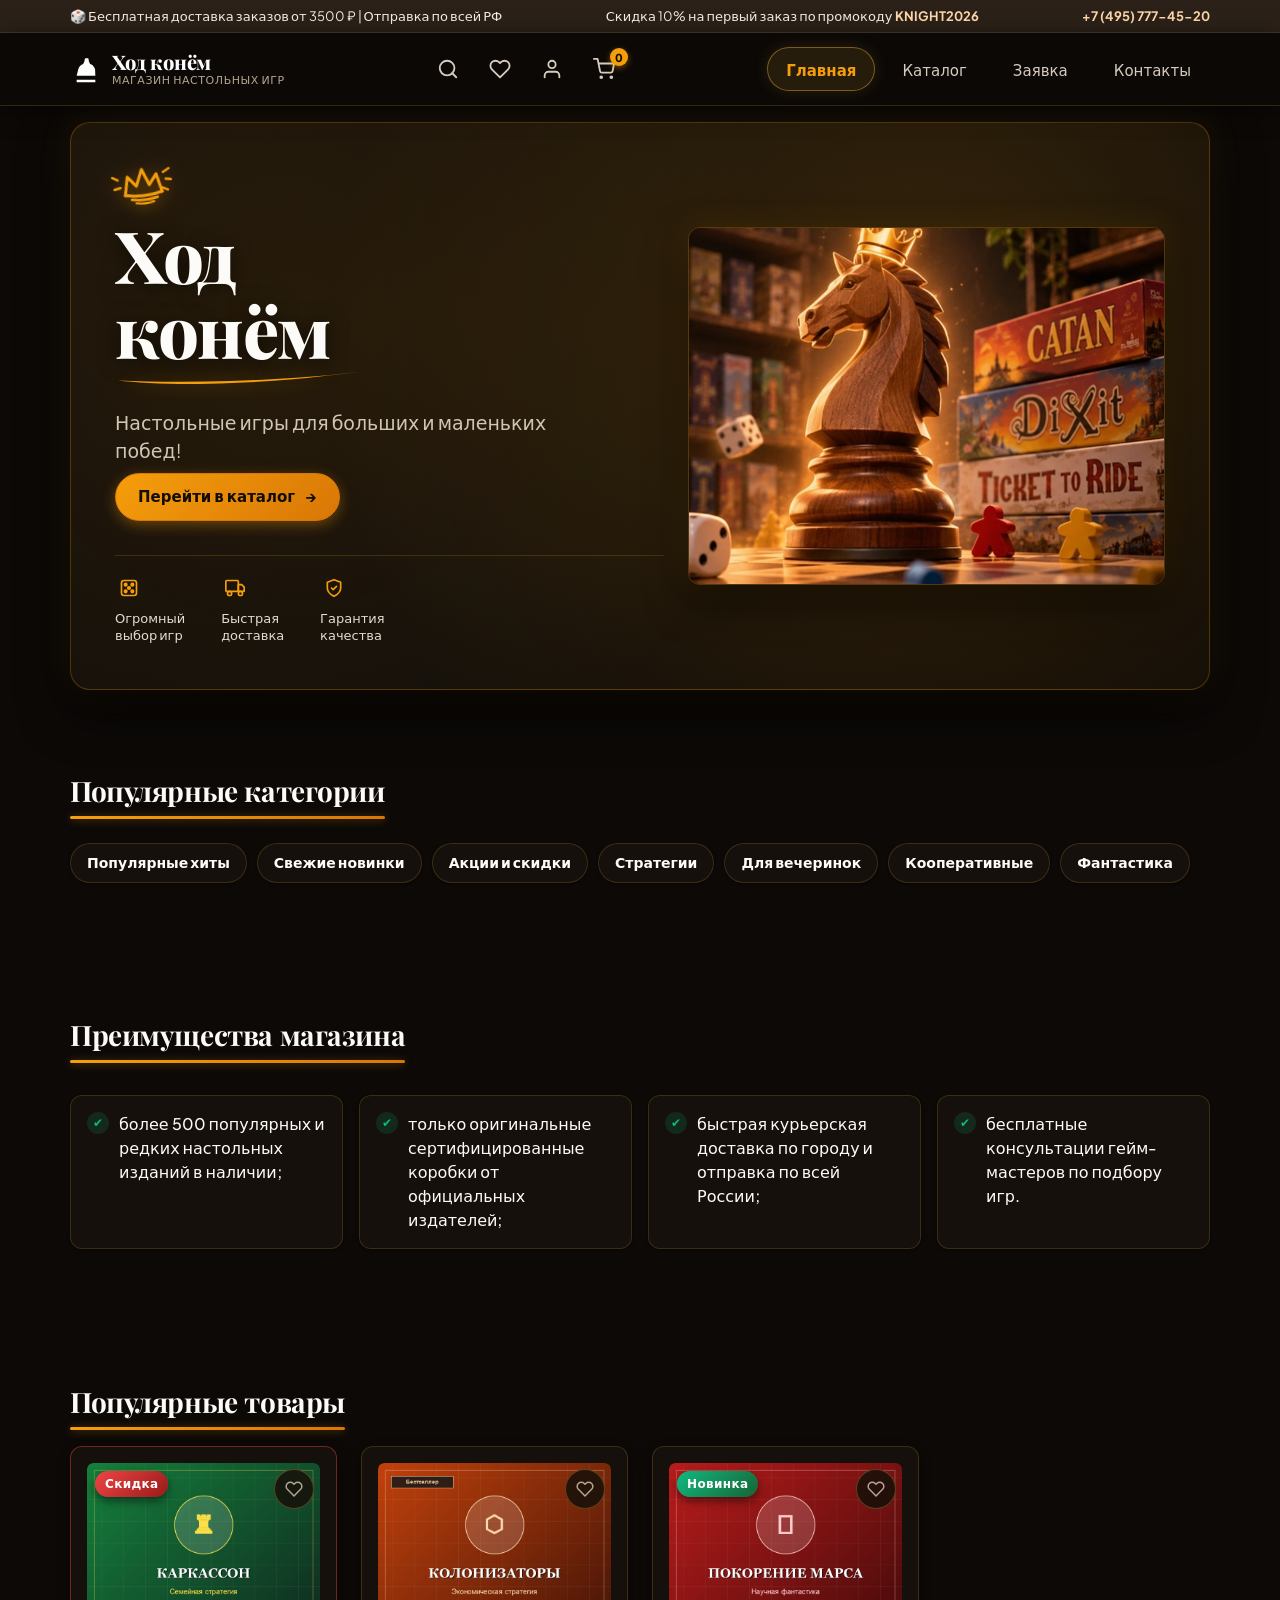
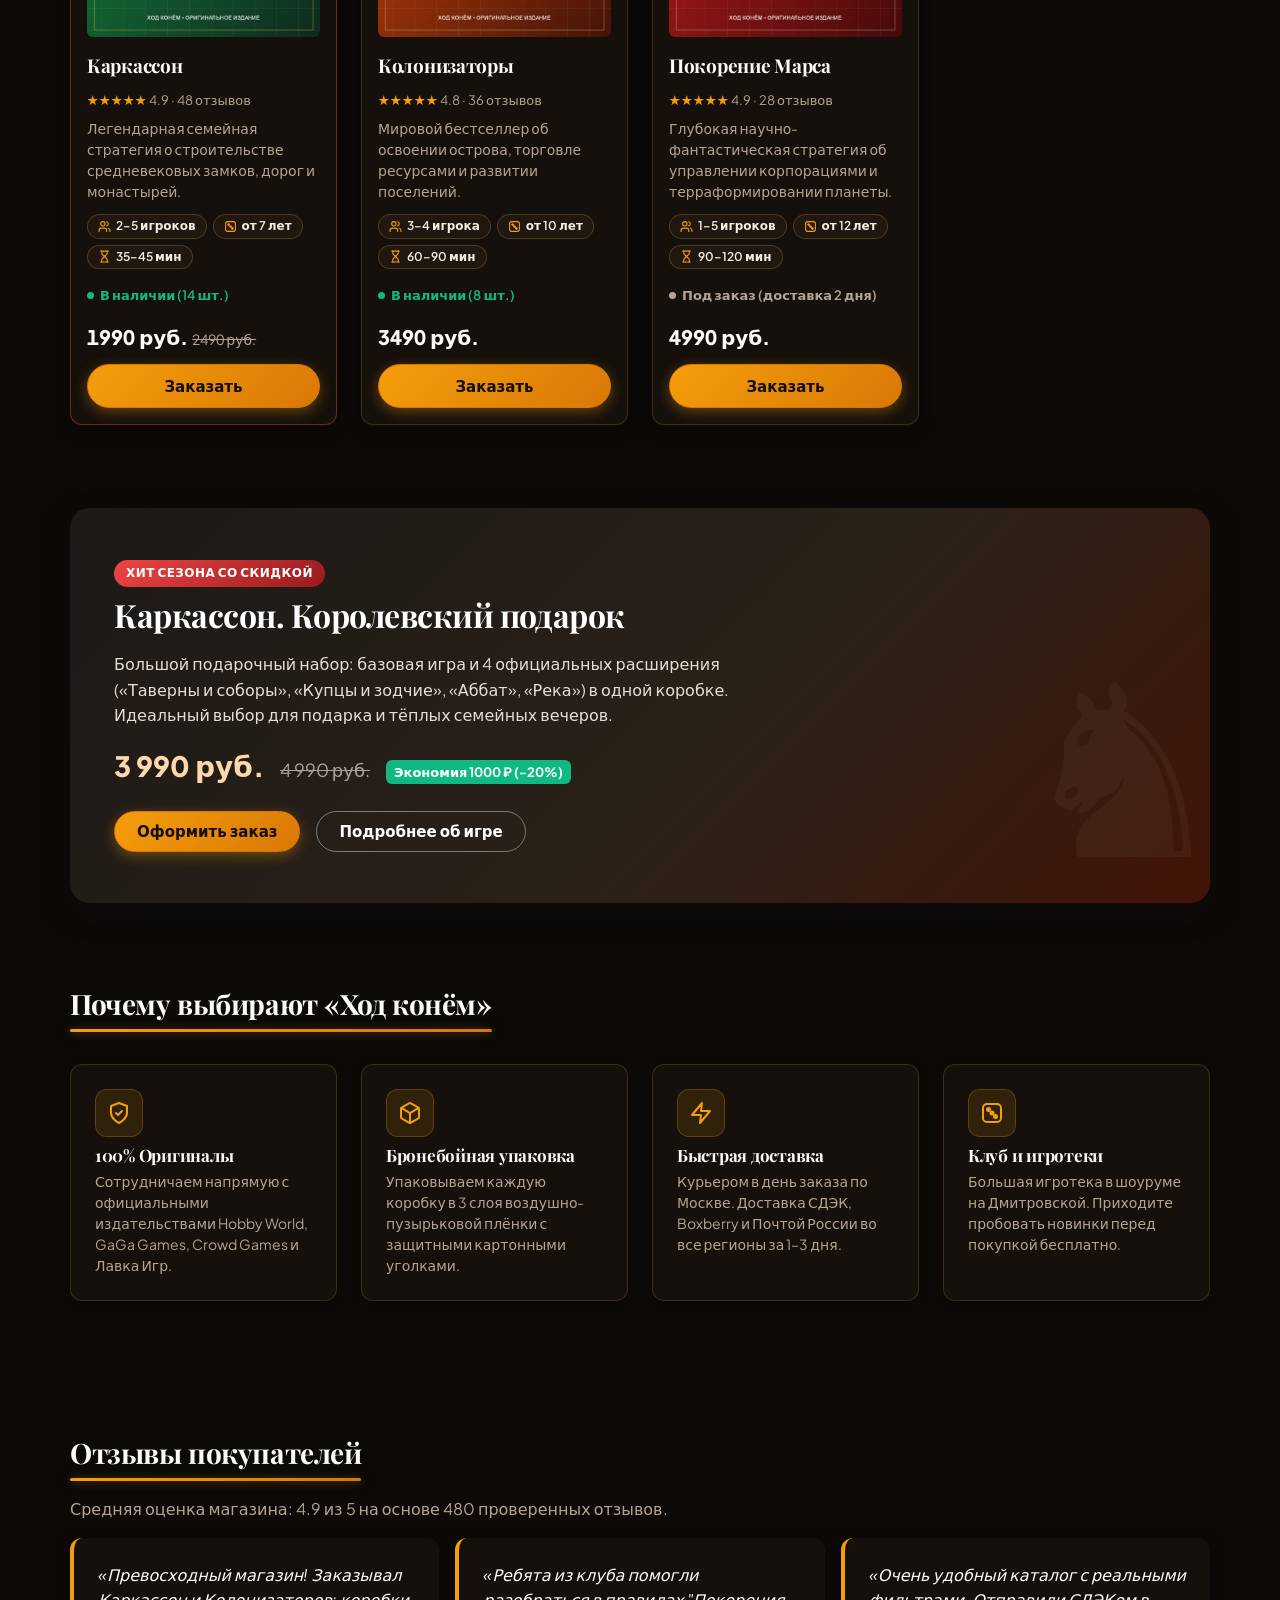
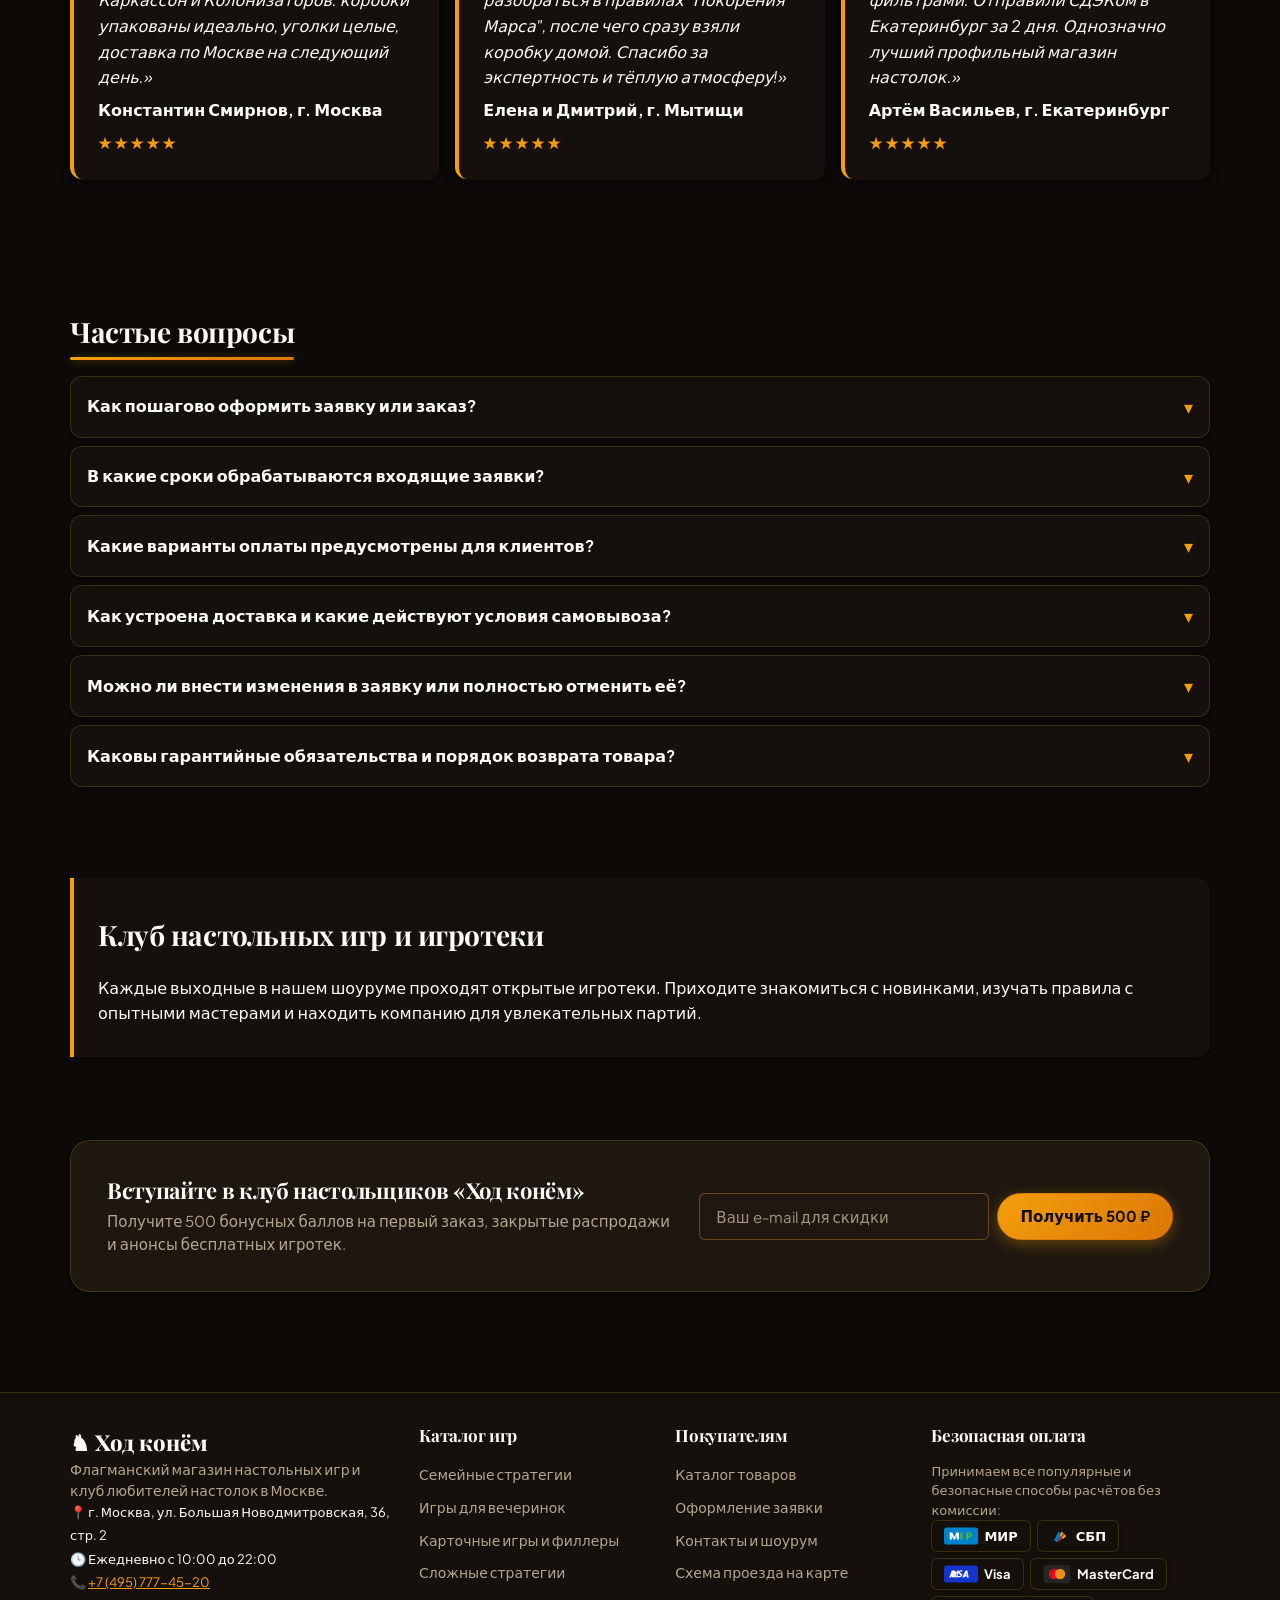
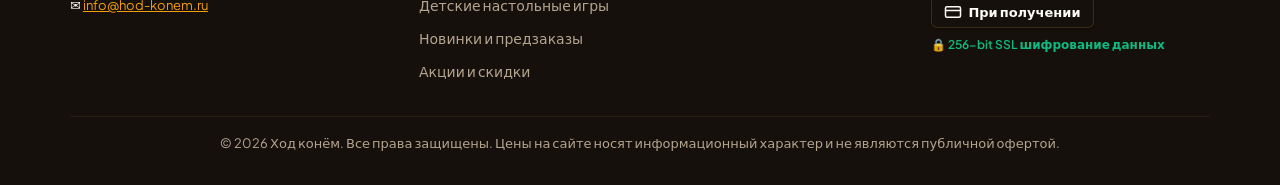
<file: index.html>
<!DOCTYPE html>
<html lang="ru">
<head>
  <meta charset="UTF-8">
  <meta name="viewport" content="width=device-width, initial-scale=1.0">
  <title>Ход конём — интернет-магазин настольных игр в Москве и по РФ</title>
  <meta name="description" content="Интернет-магазин настольных игр «Ход конём»: свыше 500 оригинальных настолок для семейных вечеров, вечеринок и тактических баталий. Экспресс-доставка, клуб игротек и гарантия качества.">
  <meta property="og:type" content="website">
  <meta property="og:title" content="Ход конём — интернет-магазин настольных игр">
  <meta property="og:description" content="Широкий выбор оригинальных настольных игр: мировые хиты, свежие новинки, аксессуары и клуб игротек в Москве.">
  <meta property="og:image" content="https://MinonLoL.github.io/kr3-responsive-shop/images/preview.jpg">
  <link rel="preconnect" href="https://fonts.googleapis.com">
  <link rel="preconnect" href="https://fonts.gstatic.com" crossorigin>
  <link href="https://fonts.googleapis.com/css2?family=Playfair+Display:ital,wght@0,700;0,800;0,900;1,700&family=Plus+Jakarta+Sans:wght@400;500;600;700&display=swap" rel="stylesheet">
  <link rel="stylesheet" href="css/style.css">
  <link rel="stylesheet" href="css/responsive.css">
  <script src="js/main.js" defer></script>
</head>
<body>
  <a class="skip-link" href="#main-content">Перейти к содержимому</a>
  <!-- Информационная полоса магазина -->
  <aside class="top-announcement" aria-label="Специальные предложения и доставка">
    <div class="top-announcement__inner">
      <span>🎲 Бесплатная доставка заказов от 3500 ₽ | Отправка по всей РФ</span>
      <span class="top-announcement__promo">Скидка 10% на первый заказ по промокоду <strong>KNIGHT2026</strong></span>
      <a class="top-announcement__phone" href="tel:+74957774520">+7 (495) 777-45-20</a>
    </div>
  </aside>

  <header class="site-header" id="top">
    <div class="site-header__inner">
      <a class="site-header__logo" href="index.html">
        <svg class="site-header__logo-icon" width="32" height="32" viewBox="0 0 24 24" fill="currentColor" aria-hidden="true">
          <path d="M19 22H5v-2h14v2M17.5 12c-.3 0-.5-.2-.5-.5 0-1.1-.9-2-2-2-.3 0-.5-.2-.5-.5s.2-.5.5-.5c1.7 0 3 1.3 3 3 0 .3-.2.5-.5.5M19 17H5l1.2-4.8c.5-1.9 1.9-3.4 3.7-4l.6-1.2C10.8 6.4 11 5.7 11 5c0-.6.4-1 1-1h1c.6 0 1 .4 1 1 0 .7.2 1.4.5 2l.6 1.2c1.8.6 3.2 2.1 3.7 4L19 17z"/>
        </svg>
        <span class="site-header__logo-text">
          <span class="site-header__brand">Ход конём</span>
          <span class="site-header__tagline">Магазин настольных игр</span>
        </span>
      </a>

      <!-- Главная навигация: 4 полные страницы без якорей -->
      <nav class="site-nav" aria-label="Основная навигация">
        <ul class="site-nav__list">
          <li class="site-nav__item">
            <a class="site-nav__link site-nav__link--active" href="index.html" aria-current="page">Главная</a>
          </li>
          <li class="site-nav__item">
            <a class="site-nav__link" href="catalog.html">Каталог</a>
          </li>
          <li class="site-nav__item">
            <a class="site-nav__link" href="order.html">Заявка</a>
          </li>
          <li class="site-nav__item">
            <a class="site-nav__link" href="contacts.html">Контакты</a>
          </li>
        </ul>
      </nav>

      <div class="site-header__actions">
        <a class="header-action-icon" href="catalog.html" aria-label="Поиск по каталогу" title="Поиск">
          <svg width="22" height="22" viewBox="0 0 24 24" fill="none" stroke="currentColor" stroke-width="2" stroke-linecap="round" stroke-linejoin="round">
            <circle cx="11" cy="11" r="8"></circle>
            <line x1="21" y1="21" x2="16.65" y2="16.65"></line>
          </svg>
        </a>
        <button class="header-action-icon header-action-icon--wishlist" type="button" aria-label="Избранное" title="Избранные игры" id="header-wishlist-btn">
          <svg width="22" height="22" viewBox="0 0 24 24" fill="none" stroke="currentColor" stroke-width="2" stroke-linecap="round" stroke-linejoin="round">
            <path d="M20.84 4.61a5.5 5.5 0 0 0-7.78 0L12 5.67l-1.06-1.06a5.5 5.5 0 0 0-7.78 7.78l1.06 1.06L12 21.23l7.78-7.78 1.06-1.06a5.5 5.5 0 0 0 0-7.78z"></path>
          </svg>
          <span class="header-wishlist-badge" id="wishlist-badge" style="display: none;">0</span>
        </button>
        <button class="header-action-icon header-action-icon--profile" type="button" aria-label="Личный кабинет" title="Личный кабинет" id="header-profile-btn">
          <svg width="22" height="22" viewBox="0 0 24 24" fill="none" stroke="currentColor" stroke-width="2" stroke-linecap="round" stroke-linejoin="round">
            <path d="M20 21v-2a4 4 0 0 0-4-4H8a4 4 0 0 0-4 4v2"></path>
            <circle cx="12" cy="7" r="4"></circle>
          </svg>
        </button>
        <a class="header-action-icon header-action-icon--cart" href="order.html" aria-label="Корзина: 0 товаров" title="Корзина">
          <svg width="22" height="22" viewBox="0 0 24 24" fill="none" stroke="currentColor" stroke-width="2" stroke-linecap="round" stroke-linejoin="round">
            <circle cx="9" cy="21" r="1"></circle>
            <circle cx="20" cy="21" r="1"></circle>
            <path d="M1 1h4l2.68 13.39a2 2 0 0 0 2 1.61h9.72a2 2 0 0 0 2-1.61L23 6H6"></path>
          </svg>
          <span class="header-cart-badge" aria-hidden="true">0</span>
        </a>
      </div>
    </div>
  </header>

  <main id="main-content">
    <!-- Главный баннер (Hero) в стиле макета «Ход конём» -->
    <section class="hero">
      <div class="hero__content">
        <div class="hero__badge" aria-hidden="true">
          <svg class="hero__crown-svg" width="60" height="42" viewBox="0 0 60 42" fill="none" xmlns="http://www.w3.org/2000/svg">
            <path d="M6 14L1 11" stroke="#f59e0b" stroke-width="2.5" stroke-linecap="round"/>
            <path d="M8 22L2 23" stroke="#f59e0b" stroke-width="2.5" stroke-linecap="round"/>
            <path d="M52 11L58 8" stroke="#f59e0b" stroke-width="2.5" stroke-linecap="round"/>
            <path d="M54 18L59 19" stroke="#f59e0b" stroke-width="2.5" stroke-linecap="round"/>
            <path d="M49 26L55 29" stroke="#f59e0b" stroke-width="2.5" stroke-linecap="round"/>
            <path d="M12 30L16 12L24 22L31 6L37 22L45 12L49 30" stroke="#f59e0b" stroke-width="3" stroke-linecap="round" stroke-linejoin="round"/>
            <path d="M12 30C24 33 37 33 49 30" stroke="#f59e0b" stroke-width="3" stroke-linecap="round"/>
            <path d="M18 35C27 37 36 37 44 35" stroke="#f59e0b" stroke-width="2.5" stroke-linecap="round"/>
            <path d="M22 39C28 40.5 34 40.5 40 39" stroke="#f59e0b" stroke-width="2" stroke-linecap="round"/>
          </svg>
        </div>

        <h1 class="hero__title">
          <span class="hero__title-line">Ход</span>
          <span class="hero__title-line hero__title-line--second">конём</span>
          <svg class="hero__swoosh" viewBox="0 0 260 20" fill="none" xmlns="http://www.w3.org/2000/svg" aria-hidden="true">
            <path d="M3 13C45 18 135 20 255 4C175 14 75 16 3 13Z" fill="#f59e0b"/>
          </svg>
        </h1>

        <p class="hero__subtitle">
          Настольные игры для больших и маленьких побед!
        </p>

        <div class="hero__actions">
          <a class="button button--primary hero__cta-btn" href="catalog.html">
            Перейти в каталог <span aria-hidden="true">→</span>
          </a>
        </div>

        <div class="hero__features" aria-label="Преимущества магазина">
          <div class="hero__feature">
            <div class="hero__feature-icon" aria-hidden="true">
              <svg width="20" height="20" viewBox="0 0 24 24" fill="none" stroke="#f59e0b" stroke-width="2" stroke-linecap="round" stroke-linejoin="round">
                <rect x="3" y="3" width="18" height="18" rx="3"></rect>
                <circle cx="8" cy="8" r="1.5" fill="#f59e0b"></circle>
                <circle cx="16" cy="8" r="1.5" fill="#f59e0b"></circle>
                <circle cx="12" cy="12" r="1.5" fill="#f59e0b"></circle>
                <circle cx="8" cy="16" r="1.5" fill="#f59e0b"></circle>
                <circle cx="16" cy="16" r="1.5" fill="#f59e0b"></circle>
              </svg>
            </div>
            <span class="hero__feature-text">Огромный<br>выбор игр</span>
          </div>

          <div class="hero__feature">
            <div class="hero__feature-icon" aria-hidden="true">
              <svg width="20" height="20" viewBox="0 0 24 24" fill="none" stroke="#f59e0b" stroke-width="2" stroke-linecap="round" stroke-linejoin="round">
                <rect x="1" y="3" width="15" height="13" rx="1"></rect>
                <polygon points="16 8 20 8 23 11 23 16 16 16 16 8"></polygon>
                <circle cx="5.5" cy="18.5" r="2.5"></circle>
                <circle cx="18.5" cy="18.5" r="2.5"></circle>
              </svg>
            </div>
            <span class="hero__feature-text">Быстрая<br>доставка</span>
          </div>

          <div class="hero__feature">
            <div class="hero__feature-icon" aria-hidden="true">
              <svg width="20" height="20" viewBox="0 0 24 24" fill="none" stroke="#f59e0b" stroke-width="2" stroke-linecap="round" stroke-linejoin="round">
                <path d="M12 22s8-4 8-10V5l-8-3-8 3v7c0 6 8 10 8 10z"></path>
                <polyline points="9 12 11 14 15 10"></polyline>
              </svg>
            </div>
            <span class="hero__feature-text">Гарантия<br>качества</span>
          </div>
        </div>
      </div>

      <picture class="hero__picture">
        <source media="(min-width: 1200px)" srcset="images/hero-desktop.jpg">
        <source media="(min-width: 768px)" srcset="images/hero-tablet.jpg">
        <img
          src="images/hero-mobile.jpg"
          alt="Резной деревянный шахматный конь в золотой короне, кубики и настольные игры"
          width="600"
          height="450"
          class="hero__image"
        >
      </picture>
    </section>

    <!-- Быстрый выбор популярных категорий -->
    <section class="section category-chips-section" aria-label="Быстрый выбор категорий">
      <h2 class="section__title">Популярные категории</h2>
      <div class="category-chips">
        <a class="category-chip" href="catalog.html?category=popular">Популярные хиты</a>
        <a class="category-chip" href="catalog.html?category=new">Свежие новинки</a>
        <a class="category-chip" href="catalog.html?category=discount">Акции и скидки</a>
        <a class="category-chip" href="catalog.html?q=стратег">Стратегии</a>
        <a class="category-chip" href="catalog.html?q=вечерин">Для вечеринок</a>
        <a class="category-chip" href="catalog.html?q=кооператив">Кооперативные</a>
        <a class="category-chip" href="catalog.html?q=фантаст">Фантастика</a>
      </div>
    </section>

    <!-- Преимущества магазина -->
    <section class="section" id="advantages">
      <h2 class="section__title">Преимущества магазина</h2>
      <ul class="advantages-list">
        <li>более 500 популярных и редких настольных изданий в наличии;</li>
        <li>только оригинальные сертифицированные коробки от официальных издателей;</li>
        <li>быстрая курьерская доставка по городу и отправка по всей России;</li>
        <li>бесплатные консультации гейм-мастеров по подбору игр.</li>
      </ul>
    </section>

    <!-- Популярные товары -->
    <section class="section" id="popular">
      <h2 class="section__title">Популярные товары</h2>

      <div class="products-grid">
        <article class="product-card product-card--discount" data-product="carcassonne">
          <span class="product-card__badge">Скидка</span>
          <button class="product-card__favorite" type="button" aria-label="Добавить в избранное" data-id="carcassonne" title="Добавить в избранное">
            <svg width="18" height="18" viewBox="0 0 24 24" fill="none" stroke="currentColor" stroke-width="2" stroke-linecap="round" stroke-linejoin="round">
              <path d="M20.84 4.61a5.5 5.5 0 0 0-7.78 0L12 5.67l-1.06-1.06a5.5 5.5 0 0 0-7.78 7.78l1.06 1.06L12 21.23l7.78-7.78 1.06-1.06a5.5 5.5 0 0 0 0-7.78z"></path>
            </svg>
          </button>
          <a href="product.html" class="product-card__image-link" aria-label="Карточка товара: Каркассон">
            <img
              src="images/product-1.jpg"
              alt="Настольная игра Каркассон"
              width="640"
              height="480"
              loading="lazy"
              class="product-card__image"
            >
          </a>
          <h3 class="product-card__title">
            <a href="product.html">Каркассон</a>
          </h3>
          <p class="product-card__rating"><span role="img" aria-label="Оценка 5 из 5">★★★★★</span> 4.9 · 48 отзывов</p>
          <p class="product-card__description">Легендарная семейная стратегия о строительстве средневековых замков, дорог и монастырей.</p>
          <ul class="product-card__features">
            <li><svg class="product-card__feature-icon" width="13" height="13" viewBox="0 0 24 24" fill="none" stroke="currentColor" stroke-width="2" stroke-linecap="round" stroke-linejoin="round" aria-hidden="true"><path d="M16 21v-2a4 4 0 0 0-4-4H6a4 4 0 0 0-4 4v2"/><circle cx="9" cy="7" r="4"/><path d="M22 21v-2a4 4 0 0 0-3-3.87"/><path d="M16 3.13a4 4 0 0 1 0 7.75"/></svg> 2–5 игроков</li>
            <li><svg class="product-card__feature-icon" width="13" height="13" viewBox="0 0 24 24" fill="none" stroke="currentColor" stroke-width="2" stroke-linecap="round" stroke-linejoin="round" aria-hidden="true"><rect width="18" height="18" x="3" y="3" rx="4" ry="4"/><circle cx="8.5" cy="8.5" r="1.5" fill="currentColor"/><circle cx="15.5" cy="15.5" r="1.5" fill="currentColor"/><circle cx="12" cy="12" r="1.5" fill="currentColor"/></svg> от 7 лет</li>
            <li><svg class="product-card__feature-icon" width="13" height="13" viewBox="0 0 24 24" fill="none" stroke="currentColor" stroke-width="2" stroke-linecap="round" stroke-linejoin="round" aria-hidden="true"><path d="M5 22h14"/><path d="M5 2h14"/><path d="M17 22v-4.172a2 2 0 0 0-.586-1.414L12 12l-4.414 4.414A2 2 0 0 0 7 17.828V22"/><path d="M7 2v4.172a2 2 0 0 0 .586 1.414L12 12l4.414-4.414A2 2 0 0 0 17 6.172V2"/></svg> 35–45 мин</li>
          </ul>
          <p class="product-card__stock product-card__stock--in">В наличии (14 шт.)</p>
          <p class="product-card__price">1990 руб.<s class="product-card__old-price">2490 руб.</s></p>
          <button class="button button--primary product-card__button" type="button" data-product="Каркассон">
            Заказать
          </button>
        </article>

        <article class="product-card" data-product="catan">
          <button class="product-card__favorite" type="button" aria-label="Добавить в избранное" data-id="catan" title="Добавить в избранное">
            <svg width="18" height="18" viewBox="0 0 24 24" fill="none" stroke="currentColor" stroke-width="2" stroke-linecap="round" stroke-linejoin="round">
              <path d="M20.84 4.61a5.5 5.5 0 0 0-7.78 0L12 5.67l-1.06-1.06a5.5 5.5 0 0 0-7.78 7.78l1.06 1.06L12 21.23l7.78-7.78 1.06-1.06a5.5 5.5 0 0 0 0-7.78z"></path>
            </svg>
          </button>
          <a href="product.html" class="product-card__image-link" aria-label="Карточка товара: Колонизаторы">
            <img
              src="images/product-2.jpg"
              alt="Настольная игра Колонизаторы"
              width="640"
              height="480"
              loading="lazy"
              class="product-card__image"
            >
          </a>
          <h3 class="product-card__title">
            <a href="product.html">Колонизаторы</a>
          </h3>
          <p class="product-card__rating"><span role="img" aria-label="Оценка 5 из 5">★★★★★</span> 4.8 · 36 отзывов</p>
          <p class="product-card__description">Мировой бестселлер об освоении острова, торговле ресурсами и развитии поселений.</p>
          <ul class="product-card__features">
            <li><svg class="product-card__feature-icon" width="13" height="13" viewBox="0 0 24 24" fill="none" stroke="currentColor" stroke-width="2" stroke-linecap="round" stroke-linejoin="round" aria-hidden="true"><path d="M16 21v-2a4 4 0 0 0-4-4H6a4 4 0 0 0-4 4v2"/><circle cx="9" cy="7" r="4"/><path d="M22 21v-2a4 4 0 0 0-3-3.87"/><path d="M16 3.13a4 4 0 0 1 0 7.75"/></svg> 3–4 игрока</li>
            <li><svg class="product-card__feature-icon" width="13" height="13" viewBox="0 0 24 24" fill="none" stroke="currentColor" stroke-width="2" stroke-linecap="round" stroke-linejoin="round" aria-hidden="true"><rect width="18" height="18" x="3" y="3" rx="4" ry="4"/><circle cx="8.5" cy="8.5" r="1.5" fill="currentColor"/><circle cx="15.5" cy="15.5" r="1.5" fill="currentColor"/><circle cx="12" cy="12" r="1.5" fill="currentColor"/></svg> от 10 лет</li>
            <li><svg class="product-card__feature-icon" width="13" height="13" viewBox="0 0 24 24" fill="none" stroke="currentColor" stroke-width="2" stroke-linecap="round" stroke-linejoin="round" aria-hidden="true"><path d="M5 22h14"/><path d="M5 2h14"/><path d="M17 22v-4.172a2 2 0 0 0-.586-1.414L12 12l-4.414 4.414A2 2 0 0 0 7 17.828V22"/><path d="M7 2v4.172a2 2 0 0 0 .586 1.414L12 12l4.414-4.414A2 2 0 0 0 17 6.172V2"/></svg> 60–90 мин</li>
          </ul>
          <p class="product-card__stock product-card__stock--in">В наличии (8 шт.)</p>
          <p class="product-card__price">3490 руб.</p>
          <button class="button button--primary product-card__button" type="button" data-product="Колонизаторы">
            Заказать
          </button>
        </article>

        <article class="product-card product-card--new" data-product="mars">
          <span class="product-card__badge product-card__badge--new">Новинка</span>
          <button class="product-card__favorite" type="button" aria-label="Добавить в избранное" data-id="mars" title="Добавить в избранное">
            <svg width="18" height="18" viewBox="0 0 24 24" fill="none" stroke="currentColor" stroke-width="2" stroke-linecap="round" stroke-linejoin="round">
              <path d="M20.84 4.61a5.5 5.5 0 0 0-7.78 0L12 5.67l-1.06-1.06a5.5 5.5 0 0 0-7.78 7.78l1.06 1.06L12 21.23l7.78-7.78 1.06-1.06a5.5 5.5 0 0 0 0-7.78z"></path>
            </svg>
          </button>
          <a href="product.html" class="product-card__image-link" aria-label="Карточка товара: Покорение Марса">
            <img
              src="images/product-3.jpg"
              alt="Настольная игра Покорение Марса"
              width="640"
              height="480"
              loading="lazy"
              class="product-card__image"
            >
          </a>
          <h3 class="product-card__title">
            <a href="product.html">Покорение Марса</a>
          </h3>
          <p class="product-card__rating"><span role="img" aria-label="Оценка 5 из 5">★★★★★</span> 4.9 · 28 отзывов</p>
          <p class="product-card__description">Глубокая научно-фантастическая стратегия об управлении корпорациями и терраформировании планеты.</p>
          <ul class="product-card__features">
            <li><svg class="product-card__feature-icon" width="13" height="13" viewBox="0 0 24 24" fill="none" stroke="currentColor" stroke-width="2" stroke-linecap="round" stroke-linejoin="round" aria-hidden="true"><path d="M16 21v-2a4 4 0 0 0-4-4H6a4 4 0 0 0-4 4v2"/><circle cx="9" cy="7" r="4"/><path d="M22 21v-2a4 4 0 0 0-3-3.87"/><path d="M16 3.13a4 4 0 0 1 0 7.75"/></svg> 1–5 игроков</li>
            <li><svg class="product-card__feature-icon" width="13" height="13" viewBox="0 0 24 24" fill="none" stroke="currentColor" stroke-width="2" stroke-linecap="round" stroke-linejoin="round" aria-hidden="true"><rect width="18" height="18" x="3" y="3" rx="4" ry="4"/><circle cx="8.5" cy="8.5" r="1.5" fill="currentColor"/><circle cx="15.5" cy="15.5" r="1.5" fill="currentColor"/><circle cx="12" cy="12" r="1.5" fill="currentColor"/></svg> от 12 лет</li>
            <li><svg class="product-card__feature-icon" width="13" height="13" viewBox="0 0 24 24" fill="none" stroke="currentColor" stroke-width="2" stroke-linecap="round" stroke-linejoin="round" aria-hidden="true"><path d="M5 22h14"/><path d="M5 2h14"/><path d="M17 22v-4.172a2 2 0 0 0-.586-1.414L12 12l-4.414 4.414A2 2 0 0 0 7 17.828V22"/><path d="M7 2v4.172a2 2 0 0 0 .586 1.414L12 12l4.414-4.414A2 2 0 0 0 17 6.172V2"/></svg> 90–120 мин</li>
          </ul>
          <p class="product-card__stock product-card__stock--order">Под заказ (доставка 2 дня)</p>
          <p class="product-card__price">4990 руб.</p>
          <button class="button button--primary product-card__button" type="button" data-product="Покорение Марса">
            Заказать
          </button>
        </article>
      </div>
    </section>

    <!-- Спецпредложение недели -->
    <section class="section promo-banner">
      <div class="promo-banner__content">
        <span class="promo-banner__badge">Хит сезона со скидкой</span>
        <h2 class="promo-banner__title">Каркассон. Королевский подарок</h2>
        <p class="promo-banner__text">
          Большой подарочный набор: базовая игра и 4 официальных расширения («Таверны и соборы», «Купцы и зодчие», «Аббат», «Река») в одной коробке.
          Идеальный выбор для подарка и тёплых семейных вечеров.
        </p>
        <div class="promo-banner__price">
          <span class="promo-banner__current-price">3 990 руб.</span>
          <s class="promo-banner__old-price">4 990 руб.</s>
          <span class="promo-banner__discount">Экономия 1000 ₽ (-20%)</span>
        </div>
        <div class="promo-banner__actions">
          <a class="button button--primary" href="order.html">Оформить заказ</a>
          <a class="button button--secondary" href="product.html">Подробнее об игре</a>
        </div>
      </div>
    </section>

    <!-- Гарантии и безопасность -->
    <section class="section trust-section" aria-label="Гарантии магазина">
      <h2 class="section__title">Почему выбирают «Ход конём»</h2>
      <div class="trust-grid">
        <article class="trust-card">
          <div class="trust-card__icon" aria-hidden="true">
            <svg width="24" height="24" viewBox="0 0 24 24" fill="none" stroke="currentColor" stroke-width="2" stroke-linecap="round" stroke-linejoin="round"><path d="M12 22s8-4 8-10V5l-8-3-8 3v7c0 6 8 10 8 10z"/><polyline points="9 12 11 14 15 10"/></svg>
          </div>
          <h3 class="trust-card__title">100% Оригиналы</h3>
          <p class="trust-card__desc">Сотрудничаем напрямую с официальными издательствами Hobby World, GaGa Games, Crowd Games и Лавка Игр.</p>
        </article>
        <article class="trust-card">
          <div class="trust-card__icon" aria-hidden="true">
            <svg width="24" height="24" viewBox="0 0 24 24" fill="none" stroke="currentColor" stroke-width="2" stroke-linecap="round" stroke-linejoin="round"><path d="M21 16V8a2 2 0 0 0-1-1.73l-7-4a2 2 0 0 0-2 0l-7 4A2 2 0 0 0 3 8v8a2 2 0 0 0 1 1.73l7 4a2 2 0 0 0 2 0l7-4A2 2 0 0 0 21 16z"/><polyline points="3.27 6.96 12 12.01 20.73 6.96"/><line x1="12" y1="22.08" x2="12" y2="12"/></svg>
          </div>
          <h3 class="trust-card__title">Бронебойная упаковка</h3>
          <p class="trust-card__desc">Упаковываем каждую коробку в 3 слоя воздушно-пузырьковой плёнки с защитными картонными уголками.</p>
        </article>
        <article class="trust-card">
          <div class="trust-card__icon" aria-hidden="true">
            <svg width="24" height="24" viewBox="0 0 24 24" fill="none" stroke="currentColor" stroke-width="2" stroke-linecap="round" stroke-linejoin="round"><polygon points="13 2 3 14 12 14 11 22 21 10 12 10 13 2"/></svg>
          </div>
          <h3 class="trust-card__title">Быстрая доставка</h3>
          <p class="trust-card__desc">Курьером в день заказа по Москве. Доставка СДЭК, Boxberry и Почтой России во все регионы за 1–3 дня.</p>
        </article>
        <article class="trust-card">
          <div class="trust-card__icon" aria-hidden="true">
            <svg width="24" height="24" viewBox="0 0 24 24" fill="none" stroke="currentColor" stroke-width="2" stroke-linecap="round" stroke-linejoin="round"><rect width="18" height="18" x="3" y="3" rx="4" ry="4"/><circle cx="8.5" cy="8.5" r="1.5" fill="currentColor"/><circle cx="15.5" cy="15.5" r="1.5" fill="currentColor"/><circle cx="12" cy="12" r="1.5" fill="currentColor"/></svg>
          </div>
          <h3 class="trust-card__title">Клуб и игротеки</h3>
          <p class="trust-card__desc">Большая игротека в шоуруме на Дмитровской. Приходите пробовать новинки перед покупкой бесплатно.</p>
        </article>
      </div>
    </section>

    <!-- Отзывы покупателей -->
    <section class="section reviews" id="reviews">
      <h2 class="section__title">Отзывы покупателей</h2>
      <p class="reviews__summary">Средняя оценка магазина: 4.9 из 5 на основе 480 проверенных отзывов.</p>

      <div class="reviews__list">
        <article class="review-card">
          <p class="review-card__text">«Превосходный магазин! Заказывал Каркассон и Колонизаторов: коробки упакованы идеально, уголки целые, доставка по Москве на следующий день.»</p>
          <p class="review-card__author">Константин Смирнов, г. Москва</p>
          <span class="review-card__rating" role="img" aria-label="Оценка 5 из 5">★★★★★</span>
        </article>

        <article class="review-card">
          <p class="review-card__text">«Ребята из клуба помогли разобраться в правилах "Покорения Марса", после чего сразу взяли коробку домой. Спасибо за экспертность и тёплую атмосферу!»</p>
          <p class="review-card__author">Елена и Дмитрий, г. Мытищи</p>
          <span class="review-card__rating" role="img" aria-label="Оценка 5 из 5">★★★★★</span>
        </article>

        <article class="review-card">
          <p class="review-card__text">«Очень удобный каталог с реальными фильтрами. Отправили СДЭКом в Екатеринбург за 2 дня. Однозначно лучший профильный магазин настолок.»</p>
          <p class="review-card__author">Артём Васильев, г. Екатеринбург</p>
          <span class="review-card__rating" role="img" aria-label="Оценка 5 из 5">★★★★★</span>
        </article>
      </div>
    </section>

    <!-- Частые вопросы (FAQ) -->
    <section class="section faq" id="faq">
      <h2 class="section__title">Частые вопросы</h2>

      <details class="faq__item">
        <summary class="faq__question">Как пошагово оформить заявку или заказ?</summary>
        <div class="faq__answer">
          <p>
            Процесс оформления полностью оптимизирован и занимает не более двух минут:
          </p>
          <ol>
            <li>
              <strong>Выбор товара:</strong> перейдите в каталог или выберите позицию из блока «Популярные товары», после чего нажмите кнопку <em>«Заказать»</em>.
            </li>
            <li>
              <strong>Заполнение контактных данных:</strong> во всплывающем модальном окне укажите ваше имя, контактный телефон, актуальный e-mail и тему обращения.
            </li>
            <li>
              <strong>Дополнительные пожелания:</strong> в поле «Комментарий» вы можете заранее указать предпочтительное время звонка, особенности адреса или промокод.
            </li>
            <li>
              <strong>Подтверждение:</strong> после отправки формы системе присваивается уникальный номер заявки, а на ваш email поступит автоматическое уведомление с деталями.
            </li>
          </ol>
        </div>
      </details>

      <details class="faq__item">
        <summary class="faq__question">В какие сроки обрабатываются входящие заявки?</summary>
        <div class="faq__answer">
          <p>
            Наш отдел клиентского сервиса работает ежедневно с 09:00 до 21:00 без перерывов и выходных. Стандартный регламент обработки входящих обращений:
          </p>
          <ul>
            <li><strong>В рабочее время:</strong> менеджер связывается с вами в течение 15–30 минут после фиксации заявки в CRM-системе.</li>
            <li><strong>В вечернее и ночное время:</strong> заявки, отправленные после 21:00, поступают в приоритетную утреннюю очередь и обрабатываются на следующий день с 09:00 до 10:00.</li>
            <li><strong>Срочные заказы:</strong> если вам требуется экстренное согласование, вы можете связаться с нами напрямую по номеру горячей линии, указанному в разделе «Контакты».</li>
          </ul>
        </div>
      </details>

      <details class="faq__item">
        <summary class="faq__question">Какие варианты оплаты предусмотрены для клиентов?</summary>
        <div class="faq__answer">
          <p>
            Мы поддерживаем все современные и безопасные способы расчётов:
          </p>
          <ul>
            <li><strong>Оплата картой онлайн:</strong> банковские карты платёжных систем МИР, Visa и MasterCard через защищённый платёжный шлюз с поддержкой 3D-Secure.</li>
            <li><strong>Система быстрых платежей (СБП):</strong> мгновенная оплата по QR-коду или ссылке прямо из приложения любого удобного банка без комиссии.</li>
            <li><strong>Оплата при получении:</strong> наличными денежными средствами либо через мобильный банковский терминал курьеру или на кассе пункта выдачи после осмотра целостности отправления.</li>
            <li><strong>Безналичный расчёт для юридических лиц:</strong> формирование счёта на оплату и полного комплекта закрывающих бухгалтерских документов (УПД) через ЭДО или оригиналы почтой.</li>
          </ul>
        </div>
      </details>

      <details class="faq__item">
        <summary class="faq__question">Как устроена доставка и какие действуют условия самовывоза?</summary>
        <div class="faq__answer">
          <p>
            Мы сотрудничаем с федеральными логистическими операторами и предлагаем несколько гибких сценариев получения покупки:
          </p>
          <ul>
            <li><strong>Курьерская доставка до двери:</strong> осуществляется в согласованный 3-часовой интервал времени. Курьер предупреждает о прибытии за 30–60 минут. Стандартный срок по городу — 1–2 рабочих дня.</li>
            <li><strong>Сеть пунктов выдачи (ПВЗ) и постаматов:</strong> доставка в ближайший удобный терминал или партнёрский пункт выдачи. Срок бесплатного хранения заказа — до 7 календарных дней.</li>
            <li><strong>Самовывоз со склада:</strong> бесплатное получение заказа в день оформления при наличии товара на основном складе магазина. Потребуется только назвать номер заявки.</li>
          </ul>
        </div>
      </details>

      <details class="faq__item">
        <summary class="faq__question">Можно ли внести изменения в заявку или полностью отменить её?</summary>
        <div class="faq__answer">
          <p>
            Вы вправе внести любые правки или полностью отказаться от заказа на любом этапе вплоть до передачи посылки курьерской службе:
          </p>
          <p>
            Чтобы заменить позицию, поменять количество, указать другой адрес или перенести дату приезда курьера, свяжитесь со службой поддержки по телефону или напишите в ответном письме на электронную почту с темой «Изменение заказа №...». Если заказ уже передан в службу доставки, изменение маршрута может потребовать дополнительного рабочего дня на переадресацию.
          </p>
        </div>
      </details>

      <details class="faq__item">
        <summary class="faq__question">Каковы гарантийные обязательства и порядок возврата товара?</summary>
        <div class="faq__answer">
          <p>
            Мы строго соблюдаем закон «О защите прав потребителей» и предоставляем прозрачные условия постпродажного обслуживания:
          </p>
          <ul>
            <li><strong>Возврат товара надлежащего качества:</strong> возможен в течение 14 календарных дней со дня покупки при условии сохранения товарного вида, пломб, фабричных ярлыков и заводской упаковки.</li>
            <li><strong>Гарантия качества:</strong> на всю продукцию предоставляется официальная сервисная гарантия от производителя сроком от 12 месяцев. В случае обнаружения производственного брака диагностика и гарантийный ремонт производятся бесплатно.</li>
            <li><strong>Возврат денежных средств:</strong> при возврате товара деньги зачисляются тем же способом, которым производилась оплата, в срок от 3 до 10 рабочих дней в зависимости от банка-эмитента.</li>
          </ul>
        </div>
      </details>
    </section>

    <!-- Клуб игротек -->
    <aside class="aside-info">
      <h2>Клуб настольных игр и игротеки</h2>
      <p>
        Каждые выходные в нашем шоуруме проходят открытые игротеки.
        Приходите знакомиться с новинками, изучать правила с опытными мастерами
        и находить компанию для увлекательных партий.
      </p>
    </aside>

    <!-- Подписка на закрытый клуб скидок -->
    <section class="section newsletter-section">
      <div class="newsletter-card">
        <div class="newsletter-card__content">
          <h2 class="newsletter-card__title">Вступайте в клуб настольщиков «Ход конём»</h2>
          <p class="newsletter-card__text">Получите 500 бонусных баллов на первый заказ, закрытые распродажи и анонсы бесплатных игротек.</p>
        </div>
        <form class="newsletter-card__form" id="newsletter-form" action="#" method="post">
          <label class="visually-hidden" for="newsletter-email">Электронная почта для получения промокода</label>
          <input class="newsletter-card__input" id="newsletter-email" name="email" type="email" autocomplete="email" placeholder="Ваш e-mail для скидки" required>
          <button class="button button--primary" type="submit">Получить 500 ₽</button>
        </form>
      </div>
    </section>
  </main>

  <!-- Полноценный четырёхколоночный футер: телефон и почта ведут в контакты, графические иконки оплаты -->
  <footer class="site-footer">
    <div class="site-footer__inner">
      <div class="site-footer__grid">
        <div class="site-footer__col">
          <p class="site-footer__brand">♞ Ход конём</p>
          <p class="site-footer__tagline">Флагманский магазин настольных игр и клуб любителей настолок в Москве.</p>
          <p class="site-footer__info">
            📍 г. Москва, ул. Большая Новодмитровская, 36, стр. 2<br>
            🕒 Ежедневно с 10:00 до 22:00<br>
            📞 <a href="tel:+74957774520">+7 (495) 777-45-20</a><br>
            ✉️ <a href="mailto:info@hod-konem.ru">info@hod-konem.ru</a>
          </p>
        </div>

        <div class="site-footer__col">
          <h3 class="site-footer__title">Каталог игр</h3>
          <ul class="site-footer__links">
            <li><a href="catalog.html">Семейные стратегии</a></li>
            <li><a href="catalog.html">Игры для вечеринок</a></li>
            <li><a href="catalog.html">Карточные игры и филлеры</a></li>
            <li><a href="catalog.html">Сложные стратегии</a></li>
            <li><a href="catalog.html">Детские настольные игры</a></li>
            <li><a href="catalog.html">Новинки и предзаказы</a></li>
            <li><a href="catalog.html">Акции и скидки</a></li>
          </ul>
        </div>

        <div class="site-footer__col">
          <h3 class="site-footer__title">Покупателям</h3>
          <ul class="site-footer__links">
            <li><a href="catalog.html">Каталог товаров</a></li>
            <li><a href="order.html">Оформление заявки</a></li>
            <li><a href="contacts.html">Контакты и шоурум</a></li>
            <li><a href="contacts.html">Схема проезда на карте</a></li>
          </ul>
        </div>

        <div class="site-footer__col">
          <h3 class="site-footer__title">Безопасная оплата</h3>
          <p class="site-footer__desc">Принимаем все популярные и безопасные способы расчётов без комиссии:</p>
          <div class="payment-badges" aria-label="Способы оплаты">
            <span class="payment-badge" title="Платёжная система МИР">
              <svg width="34" height="18" viewBox="0 0 48 24" fill="none" aria-hidden="true">
                <rect width="48" height="24" rx="4" fill="#0083ca"/>
                <path d="M8 7h3.5l3 6.5 3-6.5h3.5v10h-3v-5.5l-2.5 5.5h-2L11 11.5V17H8V7z" fill="#ffffff"/>
                <path d="M23 7h3v10h-3V7zm8 0h4.5c2.5 0 4 1.5 4 3.5s-1.5 3.5-4 3.5H34v3h-3V7zm3 4.5h1.5c.8 0 1.5-.4 1.5-1s-.7-1-1.5-1H34v2z" fill="#4bae4f"/>
              </svg>
              МИР
            </span>
            <span class="payment-badge" title="Система быстрых платежей">
              <svg width="20" height="18" viewBox="0 0 24 24" fill="none" aria-hidden="true">
                <path d="M4 18l6-12 4 4-6 10-4-2z" fill="#0079C2"/>
                <path d="M14 6l6 6-4 4-4-4 2-6z" fill="#FFCC00"/>
                <path d="M8 20l4-2 6-8-2-2-8 12z" fill="#E41F26"/>
              </svg>
              СБП
            </span>
            <span class="payment-badge" title="Visa">
              <svg width="34" height="18" viewBox="0 0 48 24" fill="none" aria-hidden="true">
                <rect width="48" height="24" rx="4" fill="#1434cb"/>
                <path d="M16 17l2.5-10h2.5L18.5 17H16zm10.5-9.8c-.5-.2-1.3-.4-2.3-.4-2.5 0-4.3 1.3-4.3 3.2 0 1.4 1.3 2.2 2.2 2.7 1 .5 1.3.8 1.3 1.2 0 .7-.8 1-1.6 1-.9 0-1.5-.1-2.3-.5l-.3-.2-.3 1.9c.5.2 1.5.4 2.5.4 2.7 0 4.5-1.3 4.5-3.3 0-1.1-.7-2-2.2-2.7-.9-.5-1.5-.8-1.5-1.3 0-.4.5-.9 1.5-.9.8 0 1.4.2 1.8.4l.2.1.3-1.6zm6.8-.2h-2c-.6 0-1 .2-1.3.9L26 17h2.6l.5-1.5h3.2l.3 1.5h2.3l-2-10zm-2.5 6.6l1-2.8.6 2.8h-1.6zM13.7 7H11l-3.5 10h2.6l.5-1.5h.3c.3.5 1.2 1.5 2.8 1.5 2.4 0 4.3-2 4.3-5 0-3.3-2.1-5-4.3-5z" fill="#ffffff"/>
              </svg>
              Visa
            </span>
            <span class="payment-badge" title="MasterCard">
              <svg width="28" height="18" viewBox="0 0 36 24" fill="none" aria-hidden="true">
                <rect width="36" height="24" rx="4" fill="#252525"/>
                <circle cx="14" cy="12" r="7" fill="#eb001b"/>
                <circle cx="22" cy="12" r="7" fill="#f79e1b" fill-opacity="0.9"/>
              </svg>
              MasterCard
            </span>
            <span class="payment-badge" title="Оплата при получении курьеру">
              <svg width="18" height="18" viewBox="0 0 24 24" fill="none" stroke="currentColor" stroke-width="2" stroke-linecap="round" stroke-linejoin="round" aria-hidden="true">
                <rect x="2" y="5" width="20" height="14" rx="2"/>
                <line x1="2" y1="10" x2="22" y2="10"/>
              </svg>
              При получении
            </span>
          </div>
          <p class="site-footer__security">🔒 256-bit SSL шифрование данных</p>
        </div>
      </div>

      <div class="site-footer__bottom">
        <p>&copy; 2026 Ход конём. Все права защищены. Цены на сайте носят информационный характер и не являются публичной офертой.</p>
      </div>
    </div>
  </footer>

  <!-- Модальное окно оформления заказа -->
  <dialog class="order-dialog" id="order-dialog" aria-labelledby="order-dialog-title">
    <h2 id="order-dialog-title">Оформление заказа</h2>

    <form class="order-form" id="order-form" action="#" method="post" novalidate>
      <input id="selected-product" name="selected-product" type="hidden">

      <div class="order-form__field">
        <label class="order-form__label" for="order-name">Имя</label>
        <input class="order-form__input" id="order-name" name="name" type="text"
          placeholder="Введите ваше имя" minlength="2"
          autocomplete="given-name" required>
      </div>

      <div class="order-form__field">
        <label class="order-form__label" for="order-email">E-mail</label>
        <input class="order-form__input" id="order-email" name="email" type="email"
          placeholder="example@mail.ru" autocomplete="email" required>
      </div>

      <div class="order-form__field">
        <label class="order-form__label" for="order-phone">Телефон</label>
        <input class="order-form__input" id="order-phone" name="phone" type="tel" inputmode="tel"
          placeholder="+7 (900) 000-00-00"
          pattern="^\+7 \(\d{3}\) \d{3}-\d{2}-\d{2}$" required>
        <small class="order-form__hint">Формат: +7 (900) 000-00-00</small>
      </div>

      <div class="order-form__field">
        <label class="order-form__label" for="order-date">Дата связи</label>
        <input class="order-form__input" id="order-date" name="date" type="date">
      </div>

      <div class="order-form__field">
        <label class="order-form__label" for="order-topic">Тема заявки</label>
        <select class="order-form__select" id="order-topic" name="topic" required>
          <option value="">Выберите тему</option>
          <option value="product">Покупка настольной игры</option>
          <option value="consultation">Консультация по выбору игры</option>
          <option value="delivery">Вопрос по доставке и самовывозу</option>
        </select>
      </div>

      <div class="order-form__field order-form__field--wide">
        <label class="order-form__label" for="order-comment">Комментарий</label>
        <textarea class="order-form__textarea" id="order-comment" name="comment" rows="4"
          placeholder="Укажите адрес доставки, удобное время или пожелания к заказу"></textarea>
      </div>

      <div class="order-form__field order-form__field--checkbox">
        <label>
          <input class="order-form__input order-form__input--checkbox"
            id="order-agreement" name="agreement" type="checkbox" required>
          Я согласен на обработку данных
        </label>
      </div>

      <div class="order-form__actions">
        <button class="button button--secondary" type="button" id="close-order-dialog" aria-label="Закрыть окно оформления заявки">Закрыть</button>
        <button class="button button--primary" type="submit">Подтвердить заказ</button>
      </div>
    </form>
  </dialog>

  <p class="success-message" id="success-message" hidden>
    Заказ успешно оформлен! Мы свяжемся с вами в течение 15 минут.
  </p>

  <a class="to-top" href="#" onclick="window.scrollTo({top: 0, behavior: 'smooth'}); return false;" aria-label="Вернуться наверх страницы" title="Наверх">
    <svg class="to-top__icon" width="20" height="20" viewBox="0 0 24 24" fill="currentColor" aria-hidden="true">
      <path d="M12 3.2a1.2 1.2 0 0 1 .85.35l7.6 7.6a1.2 1.2 0 0 1-.85 2.05H15v7.6a1.2 1.2 0 0 1-1.2 1.2h-3.6a1.2 1.2 0 0 1-1.2-1.2V13.2H4.4a1.2 1.2 0 0 1-.85-2.05l7.6-7.6a1.2 1.2 0 0 1 .85-.35z"/>
    </svg>
    <span class="to-top__text">Наверх</span>
  </a>

  <!-- Модальное окно: Личный кабинет покупателя -->
  <dialog class="profile-dialog" id="profile-dialog" aria-labelledby="profile-user-name">
    <div class="profile-dialog__header">
      <div class="profile-dialog__user-wrap">
        <div class="profile-dialog__avatar" aria-hidden="true">
          <svg width="28" height="28" viewBox="0 0 24 24" fill="none" stroke="currentColor" stroke-width="2" stroke-linecap="round" stroke-linejoin="round">
            <path d="M20 21v-2a4 4 0 0 0-4-4H8a4 4 0 0 0-4 4v2"></path>
            <circle cx="12" cy="7" r="4"></circle>
          </svg>
        </div>
        <div>
          <h3 class="profile-dialog__name" id="profile-user-name">Александр Волков</h3>
          <span class="profile-dialog__badge">
            <svg width="14" height="14" viewBox="0 0 24 24" fill="currentColor" aria-hidden="true">
              <polygon points="12 2 15.09 8.26 22 9.27 17 14.14 18.18 21.02 12 17.77 5.82 21.02 7 14.14 2 9.27 8.91 8.26 12 2"></polygon>
            </svg>
            Магистр настолок
          </span>
        </div>
      </div>
      <button class="profile-dialog__close" type="button" aria-label="Закрыть профиль" onclick="document.getElementById('profile-dialog').close()">×</button>
    </div>

    <div class="profile-dialog__stat-box">
      <div class="profile-stat-item">
        <span class="profile-stat-item__value">500 ₽</span>
        <span class="profile-stat-item__label">Бонусный счёт</span>
      </div>
      <div class="profile-stat-item">
        <span class="profile-stat-item__value">7%</span>
        <span class="profile-stat-item__label">Клубная скидка</span>
      </div>
      <div class="profile-stat-item">
        <span class="profile-stat-item__value" id="profile-wishlist-count">0</span>
        <span class="profile-stat-item__label">В вишлисте</span>
      </div>
    </div>

    <h4 class="profile-dialog__section-title">
      <svg width="16" height="16" viewBox="0 0 24 24" fill="none" stroke="currentColor" stroke-width="2" stroke-linecap="round" stroke-linejoin="round" aria-hidden="true">
        <rect x="2" y="3" width="20" height="14" rx="2" ry="2"></rect>
        <line x1="8" y1="21" x2="16" y2="21"></line>
        <line x1="12" y1="17" x2="12" y2="21"></line>
      </svg>
      Последний заказ
    </h4>
    <div class="profile-order-card">
      <div class="profile-order-card__header">
        <span class="profile-order-card__id">Заказ №ХК-8492</span>
        <span class="profile-order-card__status">Доставлен</span>
      </div>
      <p class="profile-order-card__details">«Покорение Марса», «Кодовые имена» • 5 480 ₽ (оплачен картой онлайн)</p>
    </div>

    <h4 class="profile-dialog__section-title">
      <svg width="16" height="16" viewBox="0 0 24 24" fill="none" stroke="currentColor" stroke-width="2" stroke-linecap="round" stroke-linejoin="round" aria-hidden="true">
        <path d="M21 10c0 7-9 13-9 13s-9-6-9-13a9 9 0 0 1 18 0z"></path>
        <circle cx="12" cy="10" r="3"></circle>
      </svg>
      Основной адрес доставки
    </h4>
    <p style="margin: 0 0 16px; font-size: 14px; color: var(--color-muted);">г. Москва, ул. Арбат, д. 24, кв. 12 (домофон 12В)</p>

    <div class="profile-dialog__footer">
      <a class="button button--secondary" href="catalog.html?filter=wishlist" style="flex: 1; text-align: center; text-decoration: none;">Мой вишлист</a>
      <button class="button button--primary" type="button" style="flex: 1;" onclick="document.getElementById('profile-dialog').close()">Готово</button>
    </div>
  </dialog>
</body>
</html>
</file>
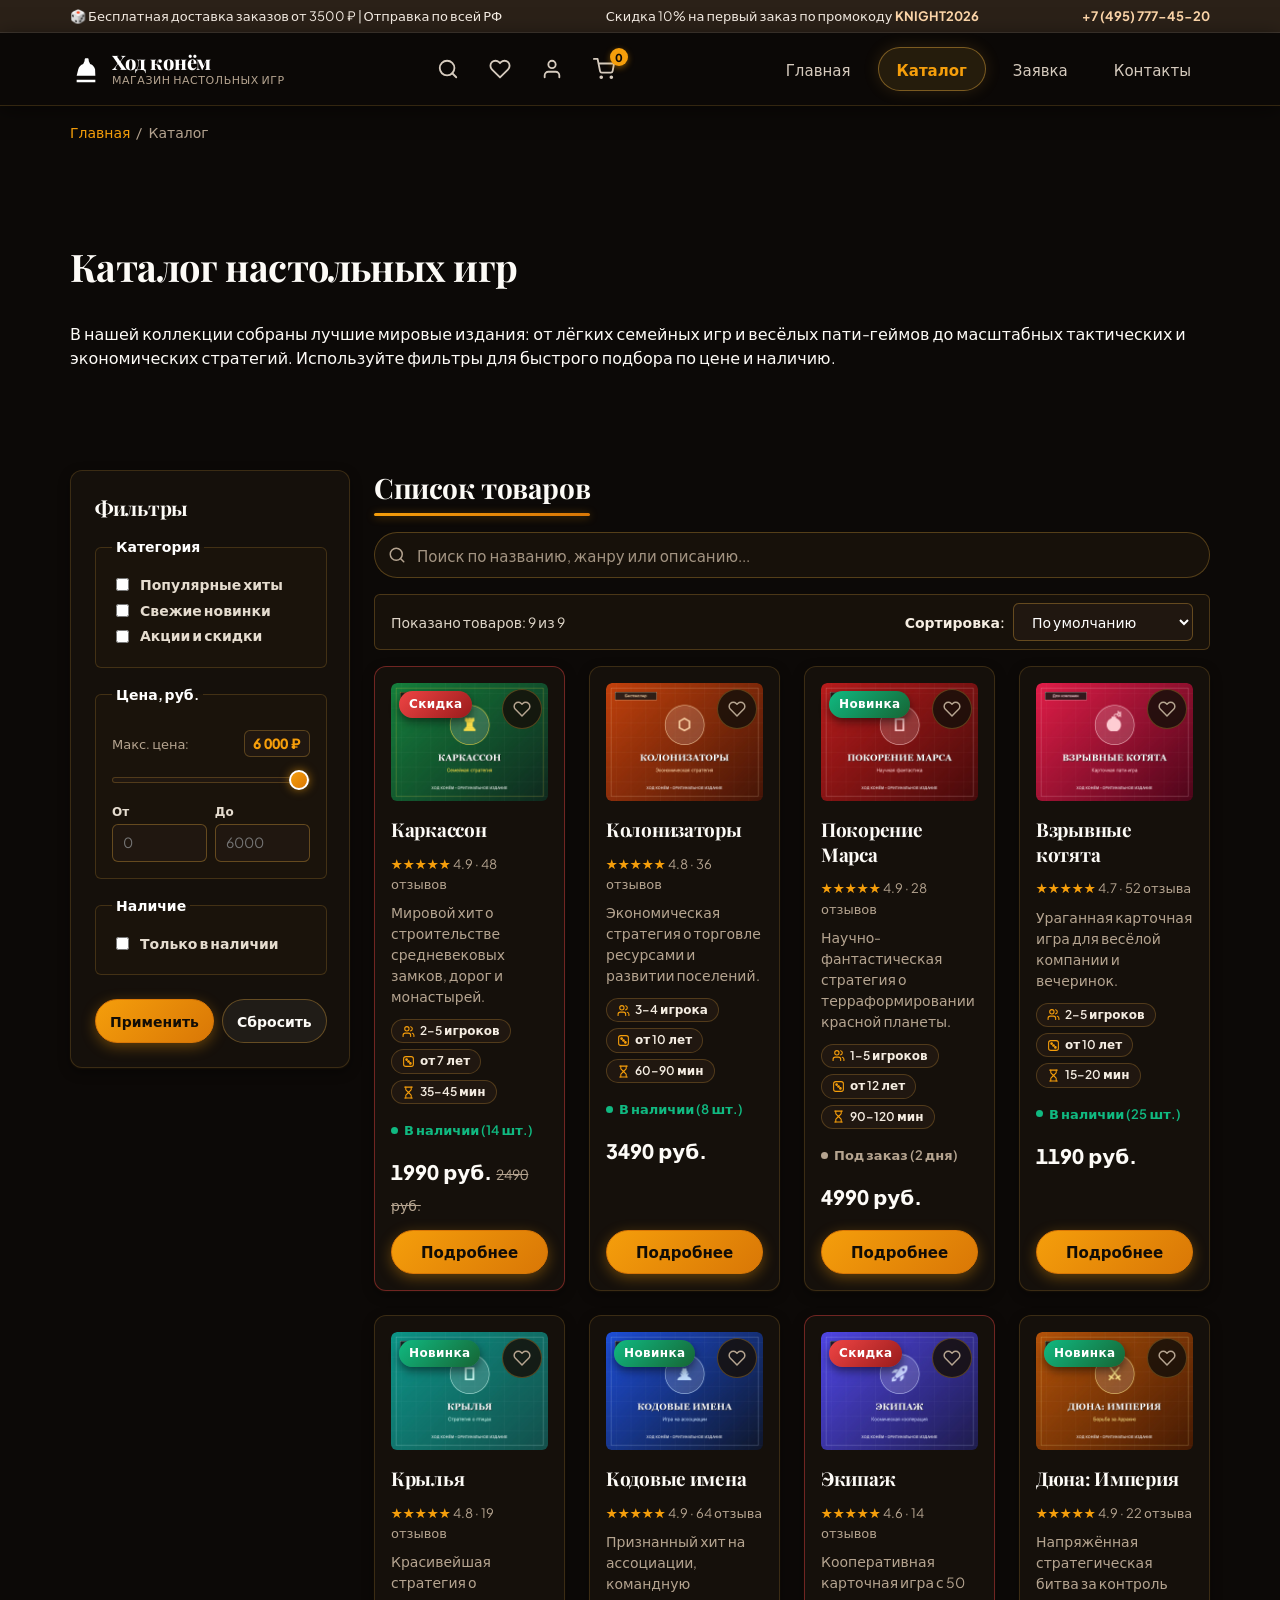
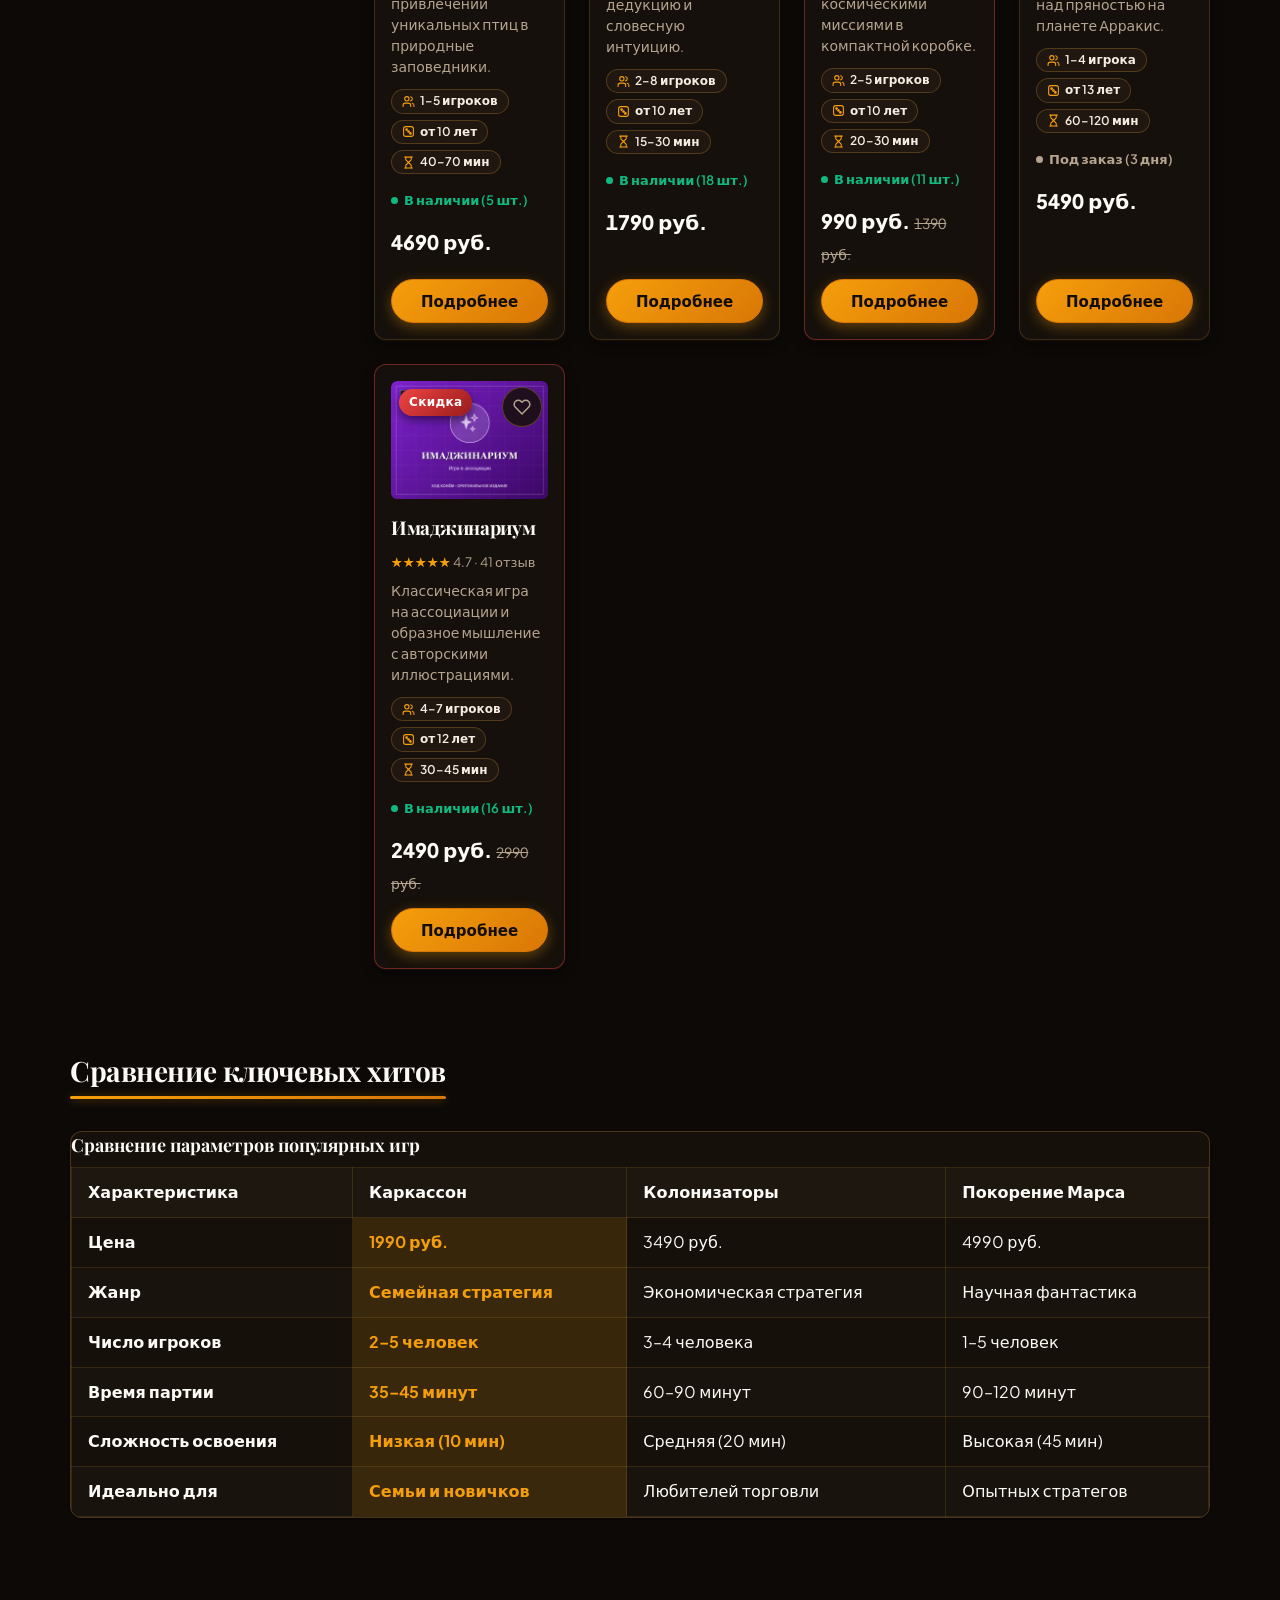
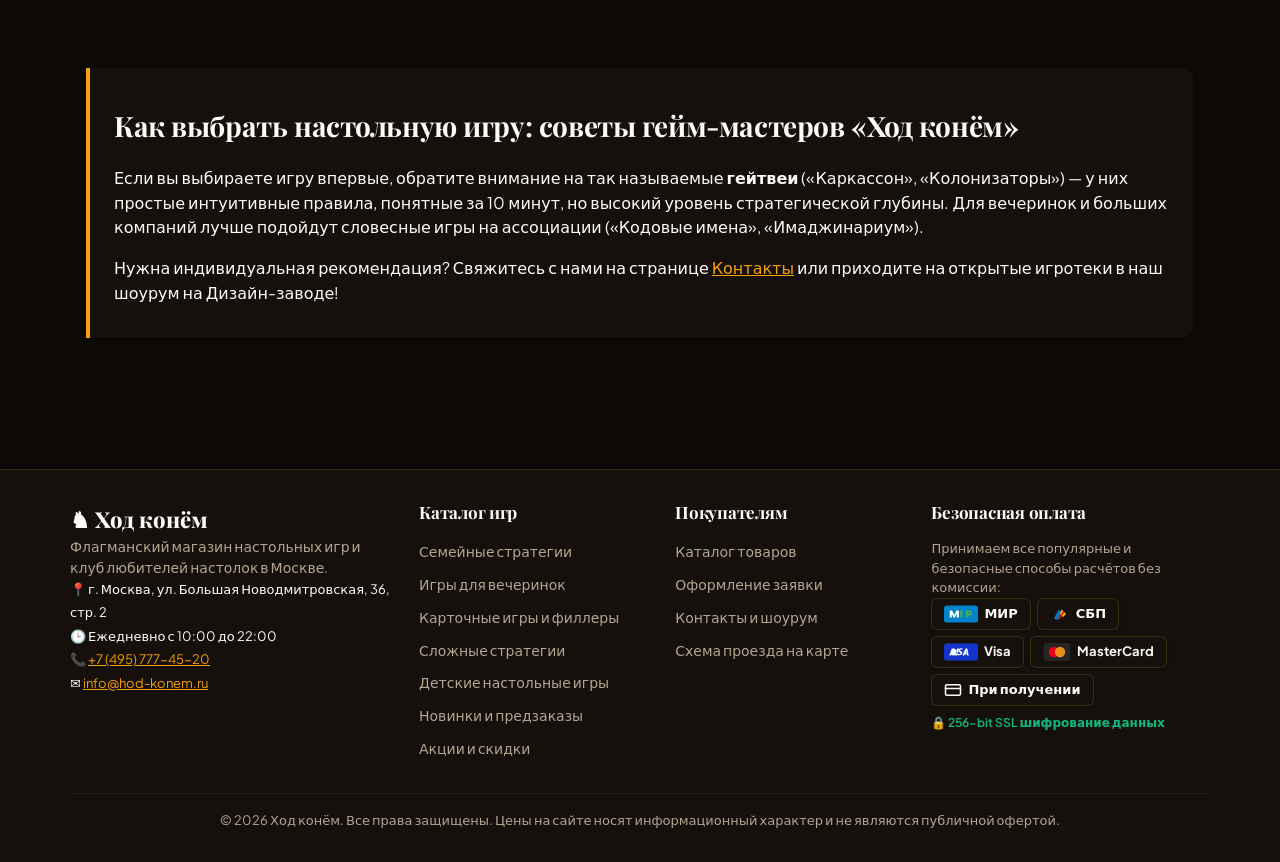
<file: catalog.html>
<!DOCTYPE html>
<html lang="ru">
<head>
  <meta charset="UTF-8">
  <meta name="viewport" content="width=device-width, initial-scale=1.0">
  <meta name="description" content="Каталог оригинальных настольных игр магазина «Ход конём»: стратегии, семейные, карточные, детские и пати-игры. Удобный подбор по числу игроков, времени и сложности.">
  <title>Каталог настольных игр — Ход конём</title>
  <link rel="preconnect" href="https://fonts.googleapis.com">
  <link rel="preconnect" href="https://fonts.gstatic.com" crossorigin>
  <link href="https://fonts.googleapis.com/css2?family=Playfair+Display:ital,wght@0,700;0,800;0,900;1,700&family=Plus+Jakarta+Sans:wght@400;500;600;700&display=swap" rel="stylesheet">
  <link rel="stylesheet" href="css/style.css">
  <link rel="stylesheet" href="css/responsive.css">
</head>
<body>
  <a class="skip-link" href="#main-content">Перейти к содержимому</a>
  <!-- Информационная полоса магазина -->
  <aside class="top-announcement" aria-label="Специальные предложения и доставка">
    <div class="top-announcement__inner">
      <span>🎲 Бесплатная доставка заказов от 3500 ₽ | Отправка по всей РФ</span>
      <span class="top-announcement__promo">Скидка 10% на первый заказ по промокоду <strong>KNIGHT2026</strong></span>
      <a class="top-announcement__phone" href="tel:+74957774520">+7 (495) 777-45-20</a>
    </div>
  </aside>

  <header class="site-header" id="top">
    <div class="site-header__inner">
      <a class="site-header__logo" href="index.html">
        <svg class="site-header__logo-icon" width="32" height="32" viewBox="0 0 24 24" fill="currentColor" aria-hidden="true">
          <path d="M19 22H5v-2h14v2M17.5 12c-.3 0-.5-.2-.5-.5 0-1.1-.9-2-2-2-.3 0-.5-.2-.5-.5s.2-.5.5-.5c1.7 0 3 1.3 3 3 0 .3-.2.5-.5.5M19 17H5l1.2-4.8c.5-1.9 1.9-3.4 3.7-4l.6-1.2C10.8 6.4 11 5.7 11 5c0-.6.4-1 1-1h1c.6 0 1 .4 1 1 0 .7.2 1.4.5 2l.6 1.2c1.8.6 3.2 2.1 3.7 4L19 17z"/>
        </svg>
        <span class="site-header__logo-text">
          <span class="site-header__brand">Ход конём</span>
          <span class="site-header__tagline">Магазин настольных игр</span>
        </span>
      </a>

      <!-- Главная навигация: 4 полные страницы без якорей -->
      <nav class="site-nav" aria-label="Основная навигация">
        <ul class="site-nav__list">
          <li class="site-nav__item">
            <a class="site-nav__link" href="index.html">Главная</a>
          </li>
          <li class="site-nav__item">
            <a class="site-nav__link site-nav__link--active" href="catalog.html" aria-current="page">Каталог</a>
          </li>
          <li class="site-nav__item">
            <a class="site-nav__link" href="order.html">Заявка</a>
          </li>
          <li class="site-nav__item">
            <a class="site-nav__link" href="contacts.html">Контакты</a>
          </li>
        </ul>
      </nav>

      <div class="site-header__actions">
        <a class="header-action-icon" href="catalog.html" aria-label="Поиск по каталогу" title="Поиск">
          <svg width="22" height="22" viewBox="0 0 24 24" fill="none" stroke="currentColor" stroke-width="2" stroke-linecap="round" stroke-linejoin="round">
            <circle cx="11" cy="11" r="8"></circle>
            <line x1="21" y1="21" x2="16.65" y2="16.65"></line>
          </svg>
        </a>
        <button class="header-action-icon header-action-icon--wishlist" type="button" aria-label="Избранное" title="Избранные игры" id="header-wishlist-btn">
          <svg width="22" height="22" viewBox="0 0 24 24" fill="none" stroke="currentColor" stroke-width="2" stroke-linecap="round" stroke-linejoin="round">
            <path d="M20.84 4.61a5.5 5.5 0 0 0-7.78 0L12 5.67l-1.06-1.06a5.5 5.5 0 0 0-7.78 7.78l1.06 1.06L12 21.23l7.78-7.78 1.06-1.06a5.5 5.5 0 0 0 0-7.78z"></path>
          </svg>
          <span class="header-wishlist-badge" id="wishlist-badge" style="display: none;">0</span>
        </button>
        <button class="header-action-icon header-action-icon--profile" type="button" aria-label="Личный кабинет" title="Личный кабинет" id="header-profile-btn">
          <svg width="22" height="22" viewBox="0 0 24 24" fill="none" stroke="currentColor" stroke-width="2" stroke-linecap="round" stroke-linejoin="round">
            <path d="M20 21v-2a4 4 0 0 0-4-4H8a4 4 0 0 0-4 4v2"></path>
            <circle cx="12" cy="7" r="4"></circle>
          </svg>
        </button>
        <a class="header-action-icon header-action-icon--cart" href="order.html" aria-label="Корзина: 0 товаров" title="Корзина">
          <svg width="22" height="22" viewBox="0 0 24 24" fill="none" stroke="currentColor" stroke-width="2" stroke-linecap="round" stroke-linejoin="round">
            <circle cx="9" cy="21" r="1"></circle>
            <circle cx="20" cy="21" r="1"></circle>
            <path d="M1 1h4l2.68 13.39a2 2 0 0 0 2 1.61h9.72a2 2 0 0 0 2-1.61L23 6H6"></path>
          </svg>
          <span class="header-cart-badge" aria-hidden="true">0</span>
        </a>
      </div>
    </div>
  </header>

  <main id="main-content">
    <nav class="breadcrumbs" aria-label="Хлебные крошки">
      <a class="breadcrumbs__link" href="index.html">Главная</a>
      <span class="breadcrumbs__current">Каталог</span>
    </nav>

    <section class="section">
      <h1>Каталог настольных игр</h1>
      <p>
        В нашей коллекции собраны лучшие мировые издания: от лёгких семейных игр и весёлых пати-геймов
        до масштабных тактических и экономических стратегий. Используйте фильтры для быстрого подбора по цене и наличию.
      </p>
    </section>

    <section class="catalog-layout">
      <!-- Панель фильтров -->
      <aside class="catalog-filters" aria-labelledby="filters-title">
        <button class="catalog-filters-toggle" type="button" id="catalog-filters-toggle" aria-expanded="false" aria-controls="catalog-filters-form">
          <span>Фильтры каталога</span>
          <svg width="18" height="18" viewBox="0 0 24 24" fill="none" stroke="currentColor" stroke-width="2" stroke-linecap="round" stroke-linejoin="round" aria-hidden="true"><polyline points="6 9 12 15 18 9"/></svg>
        </button>
        <h2 class="catalog-filters__title" id="filters-title">Фильтры</h2>

        <form class="catalog-filters__form is-collapsed" id="catalog-filters-form" action="#" method="get">
          <fieldset class="catalog-filters__group">
            <legend class="catalog-filters__legend">Категория</legend>
            <label class="catalog-filters__label">
              <input class="catalog-filters__input" type="checkbox" name="category" value="popular"> Популярные хиты
            </label>
            <label class="catalog-filters__label">
              <input class="catalog-filters__input" type="checkbox" name="category" value="new"> Свежие новинки
            </label>
            <label class="catalog-filters__label">
              <input class="catalog-filters__input" type="checkbox" name="category" value="discount"> Акции и скидки
            </label>
          </fieldset>

          <fieldset class="catalog-filters__group">
            <legend class="catalog-filters__legend">Цена, руб.</legend>
            <div class="catalog-filters__slider-wrap">
              <div class="catalog-filters__range-header">
                <span style="font-size: 13px; color: var(--color-muted);">Макс. цена:</span>
                <span class="catalog-filters__range-val" id="price-range-val">6 000 ₽</span>
              </div>
              <input class="catalog-filters__range-slider" type="range" id="price-range" name="price-range" min="900" max="6000" step="100" value="6000" aria-label="Ползунок максимальной цены">
            </div>
            <div style="display: flex; gap: 8px; margin-top: 10px;">
              <div style="flex: 1;">
                <label class="catalog-filters__label" for="price-from" style="font-size: 12px; margin-bottom: 2px;">От</label>
                <input class="catalog-filters__input" id="price-from" name="price-from" type="number" min="0" placeholder="0" style="padding: 6px 10px; min-height: 38px;">
              </div>
              <div style="flex: 1;">
                <label class="catalog-filters__label" for="price-to" style="font-size: 12px; margin-bottom: 2px;">До</label>
                <input class="catalog-filters__input" id="price-to" name="price-to" type="number" min="0" placeholder="6000" style="padding: 6px 10px; min-height: 38px;">
              </div>
            </div>
          </fieldset>

          <fieldset class="catalog-filters__group">
            <legend class="catalog-filters__legend">Наличие</legend>
            <label class="catalog-filters__label">
              <input class="catalog-filters__input" type="checkbox" name="in-stock" value="yes"> Только в наличии
            </label>
          </fieldset>

          <div class="catalog-filters__actions">
            <button class="button button--primary" type="submit">Применить</button>
            <button class="button button--secondary" type="reset" id="reset-filters">Сбросить</button>
          </div>
        </form>
      </aside>

      <!-- Список товаров: только русские названия и уникальные картинки -->
      <section class="catalog-products">
        <h2 class="section__title">Список товаров</h2>

        <div class="catalog-search">
          <svg class="catalog-search__icon" width="18" height="18" viewBox="0 0 24 24" fill="none" stroke="currentColor" stroke-width="2" stroke-linecap="round" stroke-linejoin="round" aria-hidden="true">
            <circle cx="11" cy="11" r="8"></circle>
            <line x1="21" y1="21" x2="16.65" y2="16.65"></line>
          </svg>
          <label class="visually-hidden" for="catalog-search">Поиск игр по названию или жанру</label>
          <input class="catalog-search__input" id="catalog-search" type="search" placeholder="Поиск по названию, жанру или описанию..." autocomplete="off">
        </div>

        <div class="catalog-active-filters" id="catalog-active-filters" hidden>
          <button class="catalog-active-chip" type="button" id="catalog-wishlist-chip" hidden>
            <span>Только избранное</span>
            <span aria-hidden="true">×</span>
          </button>
        </div>

        <div class="catalog-toolbar">
          <p class="catalog-toolbar__count" id="catalog-count" aria-live="polite"></p>
          <div class="catalog-toolbar__sort">
            <label for="catalog-sort">Сортировка:</label>
            <select class="catalog-toolbar__select" id="catalog-sort" name="sort">
              <option value="default">По умолчанию</option>
              <option value="price-asc">Сначала дешевле</option>
              <option value="price-desc">Сначала дороже</option>
              <option value="rating-desc">По рейтингу</option>
            </select>
          </div>
        </div>

        <div class="products-grid" id="catalog-grid">

          <article class="product-card product-card--discount" data-product="carcassonne" data-category="discount" data-price="1990" data-rating="4.9" data-stock="in">
            <span class="product-card__badge">Скидка</span>
            <button class="product-card__favorite" type="button" aria-label="Добавить в избранное" data-id="carcassonne" title="Добавить в избранное">
              <svg width="18" height="18" viewBox="0 0 24 24" fill="none" stroke="currentColor" stroke-width="2" stroke-linecap="round" stroke-linejoin="round">
                <path d="M20.84 4.61a5.5 5.5 0 0 0-7.78 0L12 5.67l-1.06-1.06a5.5 5.5 0 0 0-7.78 7.78l1.06 1.06L12 21.23l7.78-7.78 1.06-1.06a5.5 5.5 0 0 0 0-7.78z"></path>
              </svg>
            </button>
            <a href="product.html" class="product-card__image-link" aria-label="Карточка товара: Каркассон">
              <img
                src="images/product-1.jpg"
                alt="Настольная игра Каркассон"
                width="640"
                height="480"
                loading="lazy"
                class="product-card__image"
              >
            </a>
            <h3 class="product-card__title">
              <a href="product.html">Каркассон</a>
            </h3>
            <p class="product-card__rating"><span role="img" aria-label="Оценка 5 из 5">★★★★★</span> 4.9 · 48 отзывов</p>
            <p class="product-card__description">Мировой хит о строительстве средневековых замков, дорог и монастырей.</p>
            <ul class="product-card__features">
              <li><svg class="product-card__feature-icon" width="13" height="13" viewBox="0 0 24 24" fill="none" stroke="currentColor" stroke-width="2" stroke-linecap="round" stroke-linejoin="round" aria-hidden="true"><path d="M16 21v-2a4 4 0 0 0-4-4H6a4 4 0 0 0-4 4v2"/><circle cx="9" cy="7" r="4"/><path d="M22 21v-2a4 4 0 0 0-3-3.87"/><path d="M16 3.13a4 4 0 0 1 0 7.75"/></svg> 2–5 игроков</li>
              <li><svg class="product-card__feature-icon" width="13" height="13" viewBox="0 0 24 24" fill="none" stroke="currentColor" stroke-width="2" stroke-linecap="round" stroke-linejoin="round" aria-hidden="true"><rect width="18" height="18" x="3" y="3" rx="4" ry="4"/><circle cx="8.5" cy="8.5" r="1.5" fill="currentColor"/><circle cx="15.5" cy="15.5" r="1.5" fill="currentColor"/><circle cx="12" cy="12" r="1.5" fill="currentColor"/></svg> от 7 лет</li>
              <li><svg class="product-card__feature-icon" width="13" height="13" viewBox="0 0 24 24" fill="none" stroke="currentColor" stroke-width="2" stroke-linecap="round" stroke-linejoin="round" aria-hidden="true"><path d="M5 22h14"/><path d="M5 2h14"/><path d="M17 22v-4.172a2 2 0 0 0-.586-1.414L12 12l-4.414 4.414A2 2 0 0 0 7 17.828V22"/><path d="M7 2v4.172a2 2 0 0 0 .586 1.414L12 12l4.414-4.414A2 2 0 0 0 17 6.172V2"/></svg> 35–45 мин</li>
            </ul>
            <p class="product-card__stock product-card__stock--in">В наличии (14 шт.)</p>
            <p class="product-card__price">1990 руб.<s class="product-card__old-price">2490 руб.</s></p>
            <a class="button button--primary product-card__button" href="product.html">Подробнее</a>
          </article>

          <article class="product-card" data-product="catan" data-category="popular" data-price="3490" data-rating="4.8" data-stock="in">
            <button class="product-card__favorite" type="button" aria-label="Добавить в избранное" data-id="catan" title="Добавить в избранное">
              <svg width="18" height="18" viewBox="0 0 24 24" fill="none" stroke="currentColor" stroke-width="2" stroke-linecap="round" stroke-linejoin="round">
                <path d="M20.84 4.61a5.5 5.5 0 0 0-7.78 0L12 5.67l-1.06-1.06a5.5 5.5 0 0 0-7.78 7.78l1.06 1.06L12 21.23l7.78-7.78 1.06-1.06a5.5 5.5 0 0 0 0-7.78z"></path>
              </svg>
            </button>
            <a href="product.html" class="product-card__image-link" aria-label="Карточка товара: Колонизаторы">
              <img
                src="images/product-2.jpg"
                alt="Настольная игра Колонизаторы"
                width="640"
                height="480"
                loading="lazy"
                class="product-card__image"
              >
            </a>
            <h3 class="product-card__title">
              <a href="product.html">Колонизаторы</a>
            </h3>
            <p class="product-card__rating"><span role="img" aria-label="Оценка 5 из 5">★★★★★</span> 4.8 · 36 отзывов</p>
            <p class="product-card__description">Экономическая стратегия о торговле ресурсами и развитии поселений.</p>
            <ul class="product-card__features">
              <li><svg class="product-card__feature-icon" width="13" height="13" viewBox="0 0 24 24" fill="none" stroke="currentColor" stroke-width="2" stroke-linecap="round" stroke-linejoin="round" aria-hidden="true"><path d="M16 21v-2a4 4 0 0 0-4-4H6a4 4 0 0 0-4 4v2"/><circle cx="9" cy="7" r="4"/><path d="M22 21v-2a4 4 0 0 0-3-3.87"/><path d="M16 3.13a4 4 0 0 1 0 7.75"/></svg> 3–4 игрока</li>
              <li><svg class="product-card__feature-icon" width="13" height="13" viewBox="0 0 24 24" fill="none" stroke="currentColor" stroke-width="2" stroke-linecap="round" stroke-linejoin="round" aria-hidden="true"><rect width="18" height="18" x="3" y="3" rx="4" ry="4"/><circle cx="8.5" cy="8.5" r="1.5" fill="currentColor"/><circle cx="15.5" cy="15.5" r="1.5" fill="currentColor"/><circle cx="12" cy="12" r="1.5" fill="currentColor"/></svg> от 10 лет</li>
              <li><svg class="product-card__feature-icon" width="13" height="13" viewBox="0 0 24 24" fill="none" stroke="currentColor" stroke-width="2" stroke-linecap="round" stroke-linejoin="round" aria-hidden="true"><path d="M5 22h14"/><path d="M5 2h14"/><path d="M17 22v-4.172a2 2 0 0 0-.586-1.414L12 12l-4.414 4.414A2 2 0 0 0 7 17.828V22"/><path d="M7 2v4.172a2 2 0 0 0 .586 1.414L12 12l4.414-4.414A2 2 0 0 0 17 6.172V2"/></svg> 60–90 мин</li>
            </ul>
            <p class="product-card__stock product-card__stock--in">В наличии (8 шт.)</p>
            <p class="product-card__price">3490 руб.</p>
            <a class="button button--primary product-card__button" href="product.html">Подробнее</a>
          </article>

          <article class="product-card product-card--new" data-product="mars" data-category="new" data-price="4990" data-rating="4.9" data-stock="order">
            <span class="product-card__badge product-card__badge--new">Новинка</span>
            <button class="product-card__favorite" type="button" aria-label="Добавить в избранное" data-id="mars" title="Добавить в избранное">
              <svg width="18" height="18" viewBox="0 0 24 24" fill="none" stroke="currentColor" stroke-width="2" stroke-linecap="round" stroke-linejoin="round">
                <path d="M20.84 4.61a5.5 5.5 0 0 0-7.78 0L12 5.67l-1.06-1.06a5.5 5.5 0 0 0-7.78 7.78l1.06 1.06L12 21.23l7.78-7.78 1.06-1.06a5.5 5.5 0 0 0 0-7.78z"></path>
              </svg>
            </button>
            <a href="product.html" class="product-card__image-link" aria-label="Карточка товара: Покорение Марса">
              <img
                src="images/product-3.jpg"
                alt="Настольная игра Покорение Марса"
                width="640"
                height="480"
                loading="lazy"
                class="product-card__image"
              >
            </a>
            <h3 class="product-card__title">
              <a href="product.html">Покорение Марса</a>
            </h3>
            <p class="product-card__rating"><span role="img" aria-label="Оценка 5 из 5">★★★★★</span> 4.9 · 28 отзывов</p>
            <p class="product-card__description">Научно-фантастическая стратегия о терраформировании красной планеты.</p>
            <ul class="product-card__features">
              <li><svg class="product-card__feature-icon" width="13" height="13" viewBox="0 0 24 24" fill="none" stroke="currentColor" stroke-width="2" stroke-linecap="round" stroke-linejoin="round" aria-hidden="true"><path d="M16 21v-2a4 4 0 0 0-4-4H6a4 4 0 0 0-4 4v2"/><circle cx="9" cy="7" r="4"/><path d="M22 21v-2a4 4 0 0 0-3-3.87"/><path d="M16 3.13a4 4 0 0 1 0 7.75"/></svg> 1–5 игроков</li>
              <li><svg class="product-card__feature-icon" width="13" height="13" viewBox="0 0 24 24" fill="none" stroke="currentColor" stroke-width="2" stroke-linecap="round" stroke-linejoin="round" aria-hidden="true"><rect width="18" height="18" x="3" y="3" rx="4" ry="4"/><circle cx="8.5" cy="8.5" r="1.5" fill="currentColor"/><circle cx="15.5" cy="15.5" r="1.5" fill="currentColor"/><circle cx="12" cy="12" r="1.5" fill="currentColor"/></svg> от 12 лет</li>
              <li><svg class="product-card__feature-icon" width="13" height="13" viewBox="0 0 24 24" fill="none" stroke="currentColor" stroke-width="2" stroke-linecap="round" stroke-linejoin="round" aria-hidden="true"><path d="M5 22h14"/><path d="M5 2h14"/><path d="M17 22v-4.172a2 2 0 0 0-.586-1.414L12 12l-4.414 4.414A2 2 0 0 0 7 17.828V22"/><path d="M7 2v4.172a2 2 0 0 0 .586 1.414L12 12l4.414-4.414A2 2 0 0 0 17 6.172V2"/></svg> 90–120 мин</li>
            </ul>
            <p class="product-card__stock product-card__stock--order">Под заказ (2 дня)</p>
            <p class="product-card__price">4990 руб.</p>
            <a class="button button--primary product-card__button" href="product.html">Подробнее</a>
          </article>

          <article class="product-card" data-product="kittens" data-category="popular" data-price="1190" data-rating="4.7" data-stock="in">
            <button class="product-card__favorite" type="button" aria-label="Добавить в избранное" data-id="kittens" title="Добавить в избранное">
              <svg width="18" height="18" viewBox="0 0 24 24" fill="none" stroke="currentColor" stroke-width="2" stroke-linecap="round" stroke-linejoin="round">
                <path d="M20.84 4.61a5.5 5.5 0 0 0-7.78 0L12 5.67l-1.06-1.06a5.5 5.5 0 0 0-7.78 7.78l1.06 1.06L12 21.23l7.78-7.78 1.06-1.06a5.5 5.5 0 0 0 0-7.78z"></path>
              </svg>
            </button>
            <a href="product.html" class="product-card__image-link" aria-label="Карточка товара: Взрывные котята">
              <img
                src="images/product-4.jpg"
                alt="Настольная игра Взрывные котята"
                width="640"
                height="480"
                loading="lazy"
                class="product-card__image"
              >
            </a>
            <h3 class="product-card__title">
              <a href="product.html">Взрывные котята</a>
            </h3>
            <p class="product-card__rating"><span role="img" aria-label="Оценка 5 из 5">★★★★★</span> 4.7 · 52 отзыва</p>
            <p class="product-card__description">Ураганная карточная игра для весёлой компании и вечеринок.</p>
            <ul class="product-card__features">
              <li><svg class="product-card__feature-icon" width="13" height="13" viewBox="0 0 24 24" fill="none" stroke="currentColor" stroke-width="2" stroke-linecap="round" stroke-linejoin="round" aria-hidden="true"><path d="M16 21v-2a4 4 0 0 0-4-4H6a4 4 0 0 0-4 4v2"/><circle cx="9" cy="7" r="4"/><path d="M22 21v-2a4 4 0 0 0-3-3.87"/><path d="M16 3.13a4 4 0 0 1 0 7.75"/></svg> 2–5 игроков</li>
              <li><svg class="product-card__feature-icon" width="13" height="13" viewBox="0 0 24 24" fill="none" stroke="currentColor" stroke-width="2" stroke-linecap="round" stroke-linejoin="round" aria-hidden="true"><rect width="18" height="18" x="3" y="3" rx="4" ry="4"/><circle cx="8.5" cy="8.5" r="1.5" fill="currentColor"/><circle cx="15.5" cy="15.5" r="1.5" fill="currentColor"/><circle cx="12" cy="12" r="1.5" fill="currentColor"/></svg> от 10 лет</li>
              <li><svg class="product-card__feature-icon" width="13" height="13" viewBox="0 0 24 24" fill="none" stroke="currentColor" stroke-width="2" stroke-linecap="round" stroke-linejoin="round" aria-hidden="true"><path d="M5 22h14"/><path d="M5 2h14"/><path d="M17 22v-4.172a2 2 0 0 0-.586-1.414L12 12l-4.414 4.414A2 2 0 0 0 7 17.828V22"/><path d="M7 2v4.172a2 2 0 0 0 .586 1.414L12 12l4.414-4.414A2 2 0 0 0 17 6.172V2"/></svg> 15–20 мин</li>
            </ul>
            <p class="product-card__stock product-card__stock--in">В наличии (25 шт.)</p>
            <p class="product-card__price">1190 руб.</p>
            <a class="button button--primary product-card__button" href="product.html">Подробнее</a>
          </article>

          <article class="product-card product-card--new" data-product="wingspan" data-category="new" data-price="4690" data-rating="4.8" data-stock="in">
            <span class="product-card__badge product-card__badge--new">Новинка</span>
            <button class="product-card__favorite" type="button" aria-label="Добавить в избранное" data-id="wingspan" title="Добавить в избранное">
              <svg width="18" height="18" viewBox="0 0 24 24" fill="none" stroke="currentColor" stroke-width="2" stroke-linecap="round" stroke-linejoin="round">
                <path d="M20.84 4.61a5.5 5.5 0 0 0-7.78 0L12 5.67l-1.06-1.06a5.5 5.5 0 0 0-7.78 7.78l1.06 1.06L12 21.23l7.78-7.78 1.06-1.06a5.5 5.5 0 0 0 0-7.78z"></path>
              </svg>
            </button>
            <a href="product.html" class="product-card__image-link" aria-label="Карточка товара: Крылья">
              <img
                src="images/product-5.jpg"
                alt="Настольная игра Крылья"
                width="640"
                height="480"
                loading="lazy"
                class="product-card__image"
              >
            </a>
            <h3 class="product-card__title">
              <a href="product.html">Крылья</a>
            </h3>
            <p class="product-card__rating"><span role="img" aria-label="Оценка 5 из 5">★★★★★</span> 4.8 · 19 отзывов</p>
            <p class="product-card__description">Красивейшая стратегия о привлечении уникальных птиц в природные заповедники.</p>
            <ul class="product-card__features">
              <li><svg class="product-card__feature-icon" width="13" height="13" viewBox="0 0 24 24" fill="none" stroke="currentColor" stroke-width="2" stroke-linecap="round" stroke-linejoin="round" aria-hidden="true"><path d="M16 21v-2a4 4 0 0 0-4-4H6a4 4 0 0 0-4 4v2"/><circle cx="9" cy="7" r="4"/><path d="M22 21v-2a4 4 0 0 0-3-3.87"/><path d="M16 3.13a4 4 0 0 1 0 7.75"/></svg> 1–5 игроков</li>
              <li><svg class="product-card__feature-icon" width="13" height="13" viewBox="0 0 24 24" fill="none" stroke="currentColor" stroke-width="2" stroke-linecap="round" stroke-linejoin="round" aria-hidden="true"><rect width="18" height="18" x="3" y="3" rx="4" ry="4"/><circle cx="8.5" cy="8.5" r="1.5" fill="currentColor"/><circle cx="15.5" cy="15.5" r="1.5" fill="currentColor"/><circle cx="12" cy="12" r="1.5" fill="currentColor"/></svg> от 10 лет</li>
              <li><svg class="product-card__feature-icon" width="13" height="13" viewBox="0 0 24 24" fill="none" stroke="currentColor" stroke-width="2" stroke-linecap="round" stroke-linejoin="round" aria-hidden="true"><path d="M5 22h14"/><path d="M5 2h14"/><path d="M17 22v-4.172a2 2 0 0 0-.586-1.414L12 12l-4.414 4.414A2 2 0 0 0 7 17.828V22"/><path d="M7 2v4.172a2 2 0 0 0 .586 1.414L12 12l4.414-4.414A2 2 0 0 0 17 6.172V2"/></svg> 40–70 мин</li>
            </ul>
            <p class="product-card__stock product-card__stock--in">В наличии (5 шт.)</p>
            <p class="product-card__price">4690 руб.</p>
            <a class="button button--primary product-card__button" href="product.html">Подробнее</a>
          </article>

          <article class="product-card product-card--new" data-product="codenames" data-category="popular new" data-price="1790" data-rating="4.9" data-stock="in">
            <span class="product-card__badge product-card__badge--new">Новинка</span>
            <button class="product-card__favorite" type="button" aria-label="Добавить в избранное" data-id="codenames" title="Добавить в избранное">
              <svg width="18" height="18" viewBox="0 0 24 24" fill="none" stroke="currentColor" stroke-width="2" stroke-linecap="round" stroke-linejoin="round">
                <path d="M20.84 4.61a5.5 5.5 0 0 0-7.78 0L12 5.67l-1.06-1.06a5.5 5.5 0 0 0-7.78 7.78l1.06 1.06L12 21.23l7.78-7.78 1.06-1.06a5.5 5.5 0 0 0 0-7.78z"></path>
              </svg>
            </button>
            <a href="product.html" class="product-card__image-link" aria-label="Карточка товара: Кодовые имена">
              <img
                src="images/product-6.jpg"
                alt="Настольная игра Кодовые имена"
                width="640"
                height="480"
                loading="lazy"
                class="product-card__image"
              >
            </a>
            <h3 class="product-card__title">
              <a href="product.html">Кодовые имена</a>
            </h3>
            <p class="product-card__rating"><span role="img" aria-label="Оценка 5 из 5">★★★★★</span> 4.9 · 64 отзыва</p>
            <p class="product-card__description">Признанный хит на ассоциации, командную дедукцию и словесную интуицию.</p>
            <ul class="product-card__features">
              <li><svg class="product-card__feature-icon" width="13" height="13" viewBox="0 0 24 24" fill="none" stroke="currentColor" stroke-width="2" stroke-linecap="round" stroke-linejoin="round" aria-hidden="true"><path d="M16 21v-2a4 4 0 0 0-4-4H6a4 4 0 0 0-4 4v2"/><circle cx="9" cy="7" r="4"/><path d="M22 21v-2a4 4 0 0 0-3-3.87"/><path d="M16 3.13a4 4 0 0 1 0 7.75"/></svg> 2–8 игроков</li>
              <li><svg class="product-card__feature-icon" width="13" height="13" viewBox="0 0 24 24" fill="none" stroke="currentColor" stroke-width="2" stroke-linecap="round" stroke-linejoin="round" aria-hidden="true"><rect width="18" height="18" x="3" y="3" rx="4" ry="4"/><circle cx="8.5" cy="8.5" r="1.5" fill="currentColor"/><circle cx="15.5" cy="15.5" r="1.5" fill="currentColor"/><circle cx="12" cy="12" r="1.5" fill="currentColor"/></svg> от 10 лет</li>
              <li><svg class="product-card__feature-icon" width="13" height="13" viewBox="0 0 24 24" fill="none" stroke="currentColor" stroke-width="2" stroke-linecap="round" stroke-linejoin="round" aria-hidden="true"><path d="M5 22h14"/><path d="M5 2h14"/><path d="M17 22v-4.172a2 2 0 0 0-.586-1.414L12 12l-4.414 4.414A2 2 0 0 0 7 17.828V22"/><path d="M7 2v4.172a2 2 0 0 0 .586 1.414L12 12l4.414-4.414A2 2 0 0 0 17 6.172V2"/></svg> 15–30 мин</li>
            </ul>
            <p class="product-card__stock product-card__stock--in">В наличии (18 шт.)</p>
            <p class="product-card__price">1790 руб.</p>
            <a class="button button--primary product-card__button" href="product.html">Подробнее</a>
          </article>

          <article class="product-card product-card--discount" data-product="crew" data-category="discount" data-price="990" data-rating="4.6" data-stock="in">
            <span class="product-card__badge">Скидка</span>
            <button class="product-card__favorite" type="button" aria-label="Добавить в избранное" data-id="crew" title="Добавить в избранное">
              <svg width="18" height="18" viewBox="0 0 24 24" fill="none" stroke="currentColor" stroke-width="2" stroke-linecap="round" stroke-linejoin="round">
                <path d="M20.84 4.61a5.5 5.5 0 0 0-7.78 0L12 5.67l-1.06-1.06a5.5 5.5 0 0 0-7.78 7.78l1.06 1.06L12 21.23l7.78-7.78 1.06-1.06a5.5 5.5 0 0 0 0-7.78z"></path>
              </svg>
            </button>
            <a href="product.html" class="product-card__image-link" aria-label="Карточка товара: Экипаж">
              <img
                src="images/product-7.jpg"
                alt="Настольная игра Экипаж"
                width="640"
                height="480"
                loading="lazy"
                class="product-card__image"
              >
            </a>
            <h3 class="product-card__title">
              <a href="product.html">Экипаж</a>
            </h3>
            <p class="product-card__rating"><span role="img" aria-label="Оценка 5 из 5">★★★★★</span> 4.6 · 14 отзывов</p>
            <p class="product-card__description">Кооперативная карточная игра с 50 космическими миссиями в компактной коробке.</p>
            <ul class="product-card__features">
              <li><svg class="product-card__feature-icon" width="13" height="13" viewBox="0 0 24 24" fill="none" stroke="currentColor" stroke-width="2" stroke-linecap="round" stroke-linejoin="round" aria-hidden="true"><path d="M16 21v-2a4 4 0 0 0-4-4H6a4 4 0 0 0-4 4v2"/><circle cx="9" cy="7" r="4"/><path d="M22 21v-2a4 4 0 0 0-3-3.87"/><path d="M16 3.13a4 4 0 0 1 0 7.75"/></svg> 2–5 игроков</li>
              <li><svg class="product-card__feature-icon" width="13" height="13" viewBox="0 0 24 24" fill="none" stroke="currentColor" stroke-width="2" stroke-linecap="round" stroke-linejoin="round" aria-hidden="true"><rect width="18" height="18" x="3" y="3" rx="4" ry="4"/><circle cx="8.5" cy="8.5" r="1.5" fill="currentColor"/><circle cx="15.5" cy="15.5" r="1.5" fill="currentColor"/><circle cx="12" cy="12" r="1.5" fill="currentColor"/></svg> от 10 лет</li>
              <li><svg class="product-card__feature-icon" width="13" height="13" viewBox="0 0 24 24" fill="none" stroke="currentColor" stroke-width="2" stroke-linecap="round" stroke-linejoin="round" aria-hidden="true"><path d="M5 22h14"/><path d="M5 2h14"/><path d="M17 22v-4.172a2 2 0 0 0-.586-1.414L12 12l-4.414 4.414A2 2 0 0 0 7 17.828V22"/><path d="M7 2v4.172a2 2 0 0 0 .586 1.414L12 12l4.414-4.414A2 2 0 0 0 17 6.172V2"/></svg> 20–30 мин</li>
            </ul>
            <p class="product-card__stock product-card__stock--in">В наличии (11 шт.)</p>
            <p class="product-card__price">990 руб.<s class="product-card__old-price">1390 руб.</s></p>
            <a class="button button--primary product-card__button" href="product.html">Подробнее</a>
          </article>

          <article class="product-card product-card--new" data-product="dune" data-category="new" data-price="5490" data-rating="4.9" data-stock="order">
            <span class="product-card__badge product-card__badge--new">Новинка</span>
            <button class="product-card__favorite" type="button" aria-label="Добавить в избранное" data-id="dune" title="Добавить в избранное">
              <svg width="18" height="18" viewBox="0 0 24 24" fill="none" stroke="currentColor" stroke-width="2" stroke-linecap="round" stroke-linejoin="round">
                <path d="M20.84 4.61a5.5 5.5 0 0 0-7.78 0L12 5.67l-1.06-1.06a5.5 5.5 0 0 0-7.78 7.78l1.06 1.06L12 21.23l7.78-7.78 1.06-1.06a5.5 5.5 0 0 0 0-7.78z"></path>
              </svg>
            </button>
            <a href="product.html" class="product-card__image-link" aria-label="Карточка товара: Дюна: Империя">
              <img
                src="images/product-8.jpg"
                alt="Настольная игра Дюна: Империя"
                width="640"
                height="480"
                loading="lazy"
                class="product-card__image"
              >
            </a>
            <h3 class="product-card__title">
              <a href="product.html">Дюна: Империя</a>
            </h3>
            <p class="product-card__rating"><span role="img" aria-label="Оценка 5 из 5">★★★★★</span> 4.9 · 22 отзыва</p>
            <p class="product-card__description">Напряжённая стратегическая битва за контроль над пряностью на планете Арракис.</p>
            <ul class="product-card__features">
              <li><svg class="product-card__feature-icon" width="13" height="13" viewBox="0 0 24 24" fill="none" stroke="currentColor" stroke-width="2" stroke-linecap="round" stroke-linejoin="round" aria-hidden="true"><path d="M16 21v-2a4 4 0 0 0-4-4H6a4 4 0 0 0-4 4v2"/><circle cx="9" cy="7" r="4"/><path d="M22 21v-2a4 4 0 0 0-3-3.87"/><path d="M16 3.13a4 4 0 0 1 0 7.75"/></svg> 1–4 игрока</li>
              <li><svg class="product-card__feature-icon" width="13" height="13" viewBox="0 0 24 24" fill="none" stroke="currentColor" stroke-width="2" stroke-linecap="round" stroke-linejoin="round" aria-hidden="true"><rect width="18" height="18" x="3" y="3" rx="4" ry="4"/><circle cx="8.5" cy="8.5" r="1.5" fill="currentColor"/><circle cx="15.5" cy="15.5" r="1.5" fill="currentColor"/><circle cx="12" cy="12" r="1.5" fill="currentColor"/></svg> от 13 лет</li>
              <li><svg class="product-card__feature-icon" width="13" height="13" viewBox="0 0 24 24" fill="none" stroke="currentColor" stroke-width="2" stroke-linecap="round" stroke-linejoin="round" aria-hidden="true"><path d="M5 22h14"/><path d="M5 2h14"/><path d="M17 22v-4.172a2 2 0 0 0-.586-1.414L12 12l-4.414 4.414A2 2 0 0 0 7 17.828V22"/><path d="M7 2v4.172a2 2 0 0 0 .586 1.414L12 12l4.414-4.414A2 2 0 0 0 17 6.172V2"/></svg> 60–120 мин</li>
            </ul>
            <p class="product-card__stock product-card__stock--order">Под заказ (3 дня)</p>
            <p class="product-card__price">5490 руб.</p>
            <a class="button button--primary product-card__button" href="product.html">Подробнее</a>
          </article>

          <article class="product-card product-card--discount" data-product="imaginarium" data-category="popular discount" data-price="2490" data-rating="4.7" data-stock="in">
            <span class="product-card__badge">Скидка</span>
            <button class="product-card__favorite" type="button" aria-label="Добавить в избранное" data-id="imaginarium" title="Добавить в избранное">
              <svg width="18" height="18" viewBox="0 0 24 24" fill="none" stroke="currentColor" stroke-width="2" stroke-linecap="round" stroke-linejoin="round">
                <path d="M20.84 4.61a5.5 5.5 0 0 0-7.78 0L12 5.67l-1.06-1.06a5.5 5.5 0 0 0-7.78 7.78l1.06 1.06L12 21.23l7.78-7.78 1.06-1.06a5.5 5.5 0 0 0 0-7.78z"></path>
              </svg>
            </button>
            <a href="product.html" class="product-card__image-link" aria-label="Карточка товара: Имаджинариум">
              <img
                src="images/product-9.jpg"
                alt="Настольная игра Имаджинариум"
                width="640"
                height="480"
                loading="lazy"
                class="product-card__image"
              >
            </a>
            <h3 class="product-card__title">
              <a href="product.html">Имаджинариум</a>
            </h3>
            <p class="product-card__rating"><span role="img" aria-label="Оценка 5 из 5">★★★★★</span> 4.7 · 41 отзыв</p>
            <p class="product-card__description">Классическая игра на ассоциации и образное мышление с авторскими иллюстрациями.</p>
            <ul class="product-card__features">
              <li><svg class="product-card__feature-icon" width="13" height="13" viewBox="0 0 24 24" fill="none" stroke="currentColor" stroke-width="2" stroke-linecap="round" stroke-linejoin="round" aria-hidden="true"><path d="M16 21v-2a4 4 0 0 0-4-4H6a4 4 0 0 0-4 4v2"/><circle cx="9" cy="7" r="4"/><path d="M22 21v-2a4 4 0 0 0-3-3.87"/><path d="M16 3.13a4 4 0 0 1 0 7.75"/></svg> 4–7 игроков</li>
              <li><svg class="product-card__feature-icon" width="13" height="13" viewBox="0 0 24 24" fill="none" stroke="currentColor" stroke-width="2" stroke-linecap="round" stroke-linejoin="round" aria-hidden="true"><rect width="18" height="18" x="3" y="3" rx="4" ry="4"/><circle cx="8.5" cy="8.5" r="1.5" fill="currentColor"/><circle cx="15.5" cy="15.5" r="1.5" fill="currentColor"/><circle cx="12" cy="12" r="1.5" fill="currentColor"/></svg> от 12 лет</li>
              <li><svg class="product-card__feature-icon" width="13" height="13" viewBox="0 0 24 24" fill="none" stroke="currentColor" stroke-width="2" stroke-linecap="round" stroke-linejoin="round" aria-hidden="true"><path d="M5 22h14"/><path d="M5 2h14"/><path d="M17 22v-4.172a2 2 0 0 0-.586-1.414L12 12l-4.414 4.414A2 2 0 0 0 7 17.828V22"/><path d="M7 2v4.172a2 2 0 0 0 .586 1.414L12 12l4.414-4.414A2 2 0 0 0 17 6.172V2"/></svg> 30–45 мин</li>
            </ul>
            <p class="product-card__stock product-card__stock--in">В наличии (16 шт.)</p>
            <p class="product-card__price">2490 руб.<s class="product-card__old-price">2990 руб.</s></p>
            <a class="button button--primary product-card__button" href="product.html">Подробнее</a>
          </article>
        </div>

        <div class="catalog-empty" id="catalog-empty" hidden>
          <p style="margin: 0;">По заданным условиям игр не найдено. Попробуйте изменить поиск или сбросить фильтры.</p>
          <button class="button button--secondary" type="button" id="catalog-empty-reset">Сбросить фильтры</button>
        </div>
      </section>
    </section>

    <!-- Сравнение топовых настольных игр -->
    <section class="section">
      <h2 class="section__title">Сравнение ключевых хитов</h2>

      <div class="table-wrapper">
        <table class="product-table product-table--compare">
          <caption>Сравнение параметров популярных игр</caption>
          <thead>
            <tr>
              <th class="product-table__cell product-table__cell--head" scope="col">Характеристика</th>
              <th class="product-table__cell product-table__cell--head" scope="col">Каркассон</th>
              <th class="product-table__cell product-table__cell--head" scope="col">Колонизаторы</th>
              <th class="product-table__cell product-table__cell--head" scope="col">Покорение Марса</th>
            </tr>
          </thead>
          <tbody>
            <tr class="product-table__row">
              <th class="product-table__cell" scope="row">Цена</th>
              <td class="product-table__cell product-table__cell--accent">1990 руб.</td>
              <td class="product-table__cell">3490 руб.</td>
              <td class="product-table__cell">4990 руб.</td>
            </tr>
            <tr class="product-table__row">
              <th class="product-table__cell" scope="row">Жанр</th>
              <td class="product-table__cell product-table__cell--accent">Семейная стратегия</td>
              <td class="product-table__cell">Экономическая стратегия</td>
              <td class="product-table__cell">Научная фантастика</td>
            </tr>
            <tr class="product-table__row">
              <th class="product-table__cell" scope="row">Число игроков</th>
              <td class="product-table__cell product-table__cell--accent">2–5 человек</td>
              <td class="product-table__cell">3–4 человека</td>
              <td class="product-table__cell">1–5 человек</td>
            </tr>
            <tr class="product-table__row">
              <th class="product-table__cell" scope="row">Время партии</th>
              <td class="product-table__cell product-table__cell--accent">35–45 минут</td>
              <td class="product-table__cell">60–90 минут</td>
              <td class="product-table__cell">90–120 минут</td>
            </tr>
            <tr class="product-table__row">
              <th class="product-table__cell" scope="row">Сложность освоения</th>
              <td class="product-table__cell product-table__cell--accent">Низкая (10 мин)</td>
              <td class="product-table__cell">Средняя (20 мин)</td>
              <td class="product-table__cell">Высокая (45 мин)</td>
            </tr>
            <tr class="product-table__row">
              <th class="product-table__cell" scope="row">Идеально для</th>
              <td class="product-table__cell product-table__cell--accent">Семьи и новичков</td>
              <td class="product-table__cell">Любителей торговли</td>
              <td class="product-table__cell">Опытных стратегов</td>
            </tr>
          </tbody>
        </table>
      </div>
    </section>

    <!-- Экспертный гид покупателя -->
    <section class="section">
      <div class="aside-info">
        <h2>Как выбрать настольную игру: советы гейм-мастеров «Ход конём»</h2>
        <p>
          Если вы выбираете игру впервые, обратите внимание на так называемые <strong>гейтвеи</strong> («Каркассон», «Колонизаторы») — у них простые интуитивные правила, понятные за 10 минут, но высокий уровень стратегической глубины. Для вечеринок и больших компаний лучше подойдут словесные игры на ассоциации («Кодовые имена», «Имаджинариум»).
        </p>
        <p>
          Нужна индивидуальная рекомендация? Свяжитесь с нами на странице <a href="contacts.html">Контакты</a> или приходите на открытые игротеки в наш шоурум на Дизайн-заводе!
        </p>
      </div>
    </section>
  </main>

  <!-- Полноценный четырёхколоночный футер: телефон и почта ведут в контакты, графические иконки оплаты -->
  <footer class="site-footer">
    <div class="site-footer__inner">
      <div class="site-footer__grid">
        <div class="site-footer__col">
          <p class="site-footer__brand">♞ Ход конём</p>
          <p class="site-footer__tagline">Флагманский магазин настольных игр и клуб любителей настолок в Москве.</p>
          <p class="site-footer__info">
            📍 г. Москва, ул. Большая Новодмитровская, 36, стр. 2<br>
            🕒 Ежедневно с 10:00 до 22:00<br>
            📞 <a href="tel:+74957774520">+7 (495) 777-45-20</a><br>
            ✉️ <a href="mailto:info@hod-konem.ru">info@hod-konem.ru</a>
          </p>
        </div>

        <div class="site-footer__col">
          <h3 class="site-footer__title">Каталог игр</h3>
          <ul class="site-footer__links">
            <li><a href="catalog.html">Семейные стратегии</a></li>
            <li><a href="catalog.html">Игры для вечеринок</a></li>
            <li><a href="catalog.html">Карточные игры и филлеры</a></li>
            <li><a href="catalog.html">Сложные стратегии</a></li>
            <li><a href="catalog.html">Детские настольные игры</a></li>
            <li><a href="catalog.html">Новинки и предзаказы</a></li>
            <li><a href="catalog.html">Акции и скидки</a></li>
          </ul>
        </div>

        <div class="site-footer__col">
          <h3 class="site-footer__title">Покупателям</h3>
          <ul class="site-footer__links">
            <li><a href="catalog.html">Каталог товаров</a></li>
            <li><a href="order.html">Оформление заявки</a></li>
            <li><a href="contacts.html">Контакты и шоурум</a></li>
            <li><a href="contacts.html">Схема проезда на карте</a></li>
          </ul>
        </div>

        <div class="site-footer__col">
          <h3 class="site-footer__title">Безопасная оплата</h3>
          <p class="site-footer__desc">Принимаем все популярные и безопасные способы расчётов без комиссии:</p>
          <div class="payment-badges" aria-label="Способы оплаты">
            <span class="payment-badge" title="Платёжная система МИР">
              <svg width="34" height="18" viewBox="0 0 48 24" fill="none" aria-hidden="true">
                <rect width="48" height="24" rx="4" fill="#0083ca"/>
                <path d="M8 7h3.5l3 6.5 3-6.5h3.5v10h-3v-5.5l-2.5 5.5h-2L11 11.5V17H8V7z" fill="#ffffff"/>
                <path d="M23 7h3v10h-3V7zm8 0h4.5c2.5 0 4 1.5 4 3.5s-1.5 3.5-4 3.5H34v3h-3V7zm3 4.5h1.5c.8 0 1.5-.4 1.5-1s-.7-1-1.5-1H34v2z" fill="#4bae4f"/>
              </svg>
              МИР
            </span>
            <span class="payment-badge" title="Система быстрых платежей">
              <svg width="20" height="18" viewBox="0 0 24 24" fill="none" aria-hidden="true">
                <path d="M4 18l6-12 4 4-6 10-4-2z" fill="#0079C2"/>
                <path d="M14 6l6 6-4 4-4-4 2-6z" fill="#FFCC00"/>
                <path d="M8 20l4-2 6-8-2-2-8 12z" fill="#E41F26"/>
              </svg>
              СБП
            </span>
            <span class="payment-badge" title="Visa">
              <svg width="34" height="18" viewBox="0 0 48 24" fill="none" aria-hidden="true">
                <rect width="48" height="24" rx="4" fill="#1434cb"/>
                <path d="M16 17l2.5-10h2.5L18.5 17H16zm10.5-9.8c-.5-.2-1.3-.4-2.3-.4-2.5 0-4.3 1.3-4.3 3.2 0 1.4 1.3 2.2 2.2 2.7 1 .5 1.3.8 1.3 1.2 0 .7-.8 1-1.6 1-.9 0-1.5-.1-2.3-.5l-.3-.2-.3 1.9c.5.2 1.5.4 2.5.4 2.7 0 4.5-1.3 4.5-3.3 0-1.1-.7-2-2.2-2.7-.9-.5-1.5-.8-1.5-1.3 0-.4.5-.9 1.5-.9.8 0 1.4.2 1.8.4l.2.1.3-1.6zm6.8-.2h-2c-.6 0-1 .2-1.3.9L26 17h2.6l.5-1.5h3.2l.3 1.5h2.3l-2-10zm-2.5 6.6l1-2.8.6 2.8h-1.6zM13.7 7H11l-3.5 10h2.6l.5-1.5h.3c.3.5 1.2 1.5 2.8 1.5 2.4 0 4.3-2 4.3-5 0-3.3-2.1-5-4.3-5z" fill="#ffffff"/>
              </svg>
              Visa
            </span>
            <span class="payment-badge" title="MasterCard">
              <svg width="28" height="18" viewBox="0 0 36 24" fill="none" aria-hidden="true">
                <rect width="36" height="24" rx="4" fill="#252525"/>
                <circle cx="14" cy="12" r="7" fill="#eb001b"/>
                <circle cx="22" cy="12" r="7" fill="#f79e1b" fill-opacity="0.9"/>
              </svg>
              MasterCard
            </span>
            <span class="payment-badge" title="Оплата при получении курьеру">
              <svg width="18" height="18" viewBox="0 0 24 24" fill="none" stroke="currentColor" stroke-width="2" stroke-linecap="round" stroke-linejoin="round" aria-hidden="true">
                <rect x="2" y="5" width="20" height="14" rx="2"/>
                <line x1="2" y1="10" x2="22" y2="10"/>
              </svg>
              При получении
            </span>
          </div>
          <p class="site-footer__security">🔒 256-bit SSL шифрование данных</p>
        </div>
      </div>

      <div class="site-footer__bottom">
        <p>&copy; 2026 Ход конём. Все права защищены. Цены на сайте носят информационный характер и не являются публичной офертой.</p>
      </div>
    </div>
  </footer>

  <a class="to-top" href="#" onclick="window.scrollTo({top: 0, behavior: 'smooth'}); return false;" aria-label="Вернуться наверх страницы" title="Наверх">
    <svg class="to-top__icon" width="20" height="20" viewBox="0 0 24 24" fill="currentColor" aria-hidden="true">
      <path d="M12 3.2a1.2 1.2 0 0 1 .85.35l7.6 7.6a1.2 1.2 0 0 1-.85 2.05H15v7.6a1.2 1.2 0 0 1-1.2 1.2h-3.6a1.2 1.2 0 0 1-1.2-1.2V13.2H4.4a1.2 1.2 0 0 1-.85-2.05l7.6-7.6a1.2 1.2 0 0 1 .85-.35z"/>
    </svg>
    <span class="to-top__text">Наверх</span>
  </a>

  <!-- Модальное окно: Личный кабинет покупателя -->
  <dialog class="profile-dialog" id="profile-dialog" aria-labelledby="profile-user-name">
    <div class="profile-dialog__header">
      <div class="profile-dialog__user-wrap">
        <div class="profile-dialog__avatar" aria-hidden="true">
          <svg width="28" height="28" viewBox="0 0 24 24" fill="none" stroke="currentColor" stroke-width="2" stroke-linecap="round" stroke-linejoin="round">
            <path d="M20 21v-2a4 4 0 0 0-4-4H8a4 4 0 0 0-4 4v2"></path>
            <circle cx="12" cy="7" r="4"></circle>
          </svg>
        </div>
        <div>
          <h3 class="profile-dialog__name" id="profile-user-name">Александр Волков</h3>
          <span class="profile-dialog__badge">
            <svg width="14" height="14" viewBox="0 0 24 24" fill="currentColor" aria-hidden="true">
              <polygon points="12 2 15.09 8.26 22 9.27 17 14.14 18.18 21.02 12 17.77 5.82 21.02 7 14.14 2 9.27 8.91 8.26 12 2"></polygon>
            </svg>
            Магистр настолок
          </span>
        </div>
      </div>
      <button class="profile-dialog__close" type="button" aria-label="Закрыть профиль" onclick="document.getElementById('profile-dialog').close()">×</button>
    </div>

    <div class="profile-dialog__stat-box">
      <div class="profile-stat-item">
        <span class="profile-stat-item__value">500 ₽</span>
        <span class="profile-stat-item__label">Бонусный счёт</span>
      </div>
      <div class="profile-stat-item">
        <span class="profile-stat-item__value">7%</span>
        <span class="profile-stat-item__label">Клубная скидка</span>
      </div>
      <div class="profile-stat-item">
        <span class="profile-stat-item__value" id="profile-wishlist-count">0</span>
        <span class="profile-stat-item__label">В вишлисте</span>
      </div>
    </div>

    <h4 class="profile-dialog__section-title">
      <svg width="16" height="16" viewBox="0 0 24 24" fill="none" stroke="currentColor" stroke-width="2" stroke-linecap="round" stroke-linejoin="round" aria-hidden="true">
        <rect x="2" y="3" width="20" height="14" rx="2" ry="2"></rect>
        <line x1="8" y1="21" x2="16" y2="21"></line>
        <line x1="12" y1="17" x2="12" y2="21"></line>
      </svg>
      Последний заказ
    </h4>
    <div class="profile-order-card">
      <div class="profile-order-card__header">
        <span class="profile-order-card__id">Заказ №ХК-8492</span>
        <span class="profile-order-card__status">Доставлен</span>
      </div>
      <p class="profile-order-card__details">«Покорение Марса», «Кодовые имена» • 5 480 ₽ (оплачен картой онлайн)</p>
    </div>

    <h4 class="profile-dialog__section-title">
      <svg width="16" height="16" viewBox="0 0 24 24" fill="none" stroke="currentColor" stroke-width="2" stroke-linecap="round" stroke-linejoin="round" aria-hidden="true">
        <path d="M21 10c0 7-9 13-9 13s-9-6-9-13a9 9 0 0 1 18 0z"></path>
        <circle cx="12" cy="10" r="3"></circle>
      </svg>
      Основной адрес доставки
    </h4>
    <p style="margin: 0 0 16px; font-size: 14px; color: var(--color-muted);">г. Москва, ул. Арбат, д. 24, кв. 12 (домофон 12В)</p>

    <div class="profile-dialog__footer">
      <button class="button button--secondary" type="button" style="flex: 1; text-align: center;" onclick="document.getElementById('profile-dialog').close(); if(typeof window.hkFilterWishlist === 'function') window.hkFilterWishlist();">Мой вишлист</button>
      <button class="button button--primary" type="button" style="flex: 1;" onclick="document.getElementById('profile-dialog').close()">Готово</button>
    </div>
  </dialog>

  <script src="js/main.js" defer></script>
  <script src="js/catalog.js" defer></script>
</body>
</html>
</file>
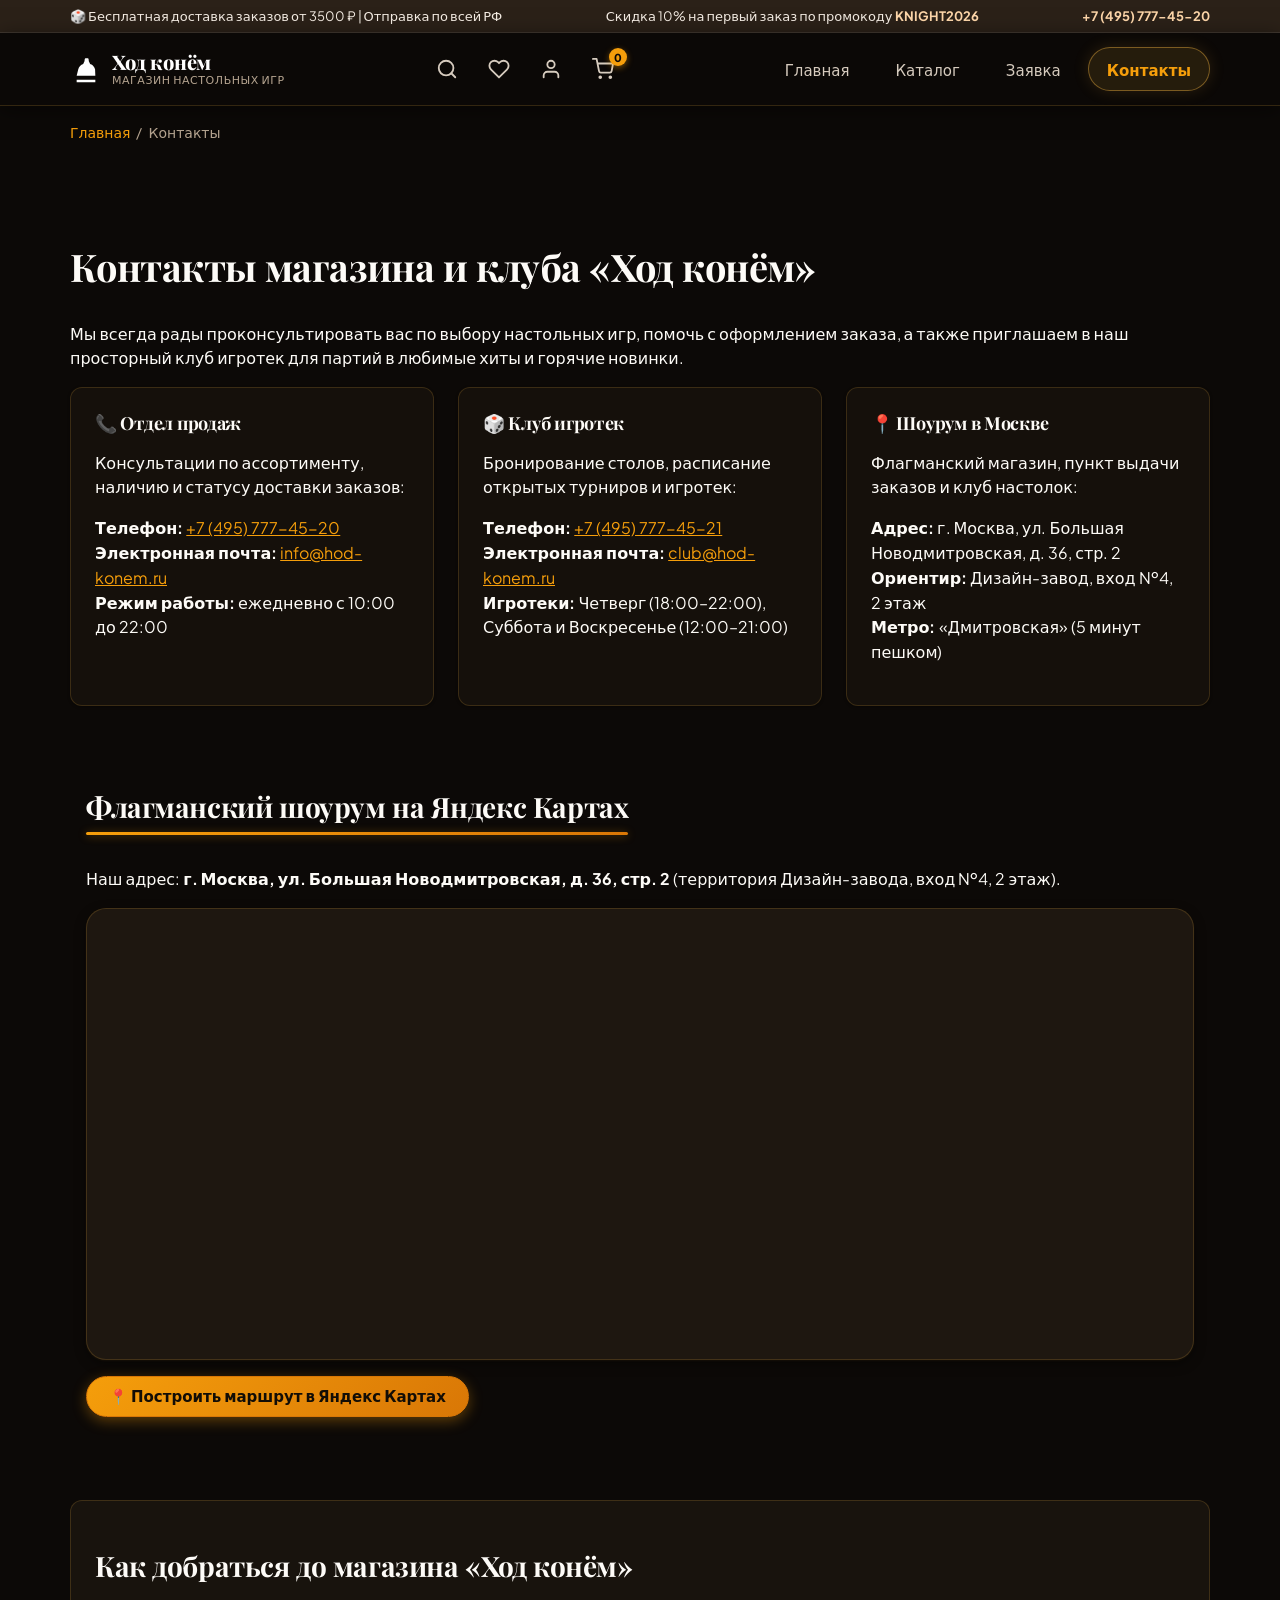
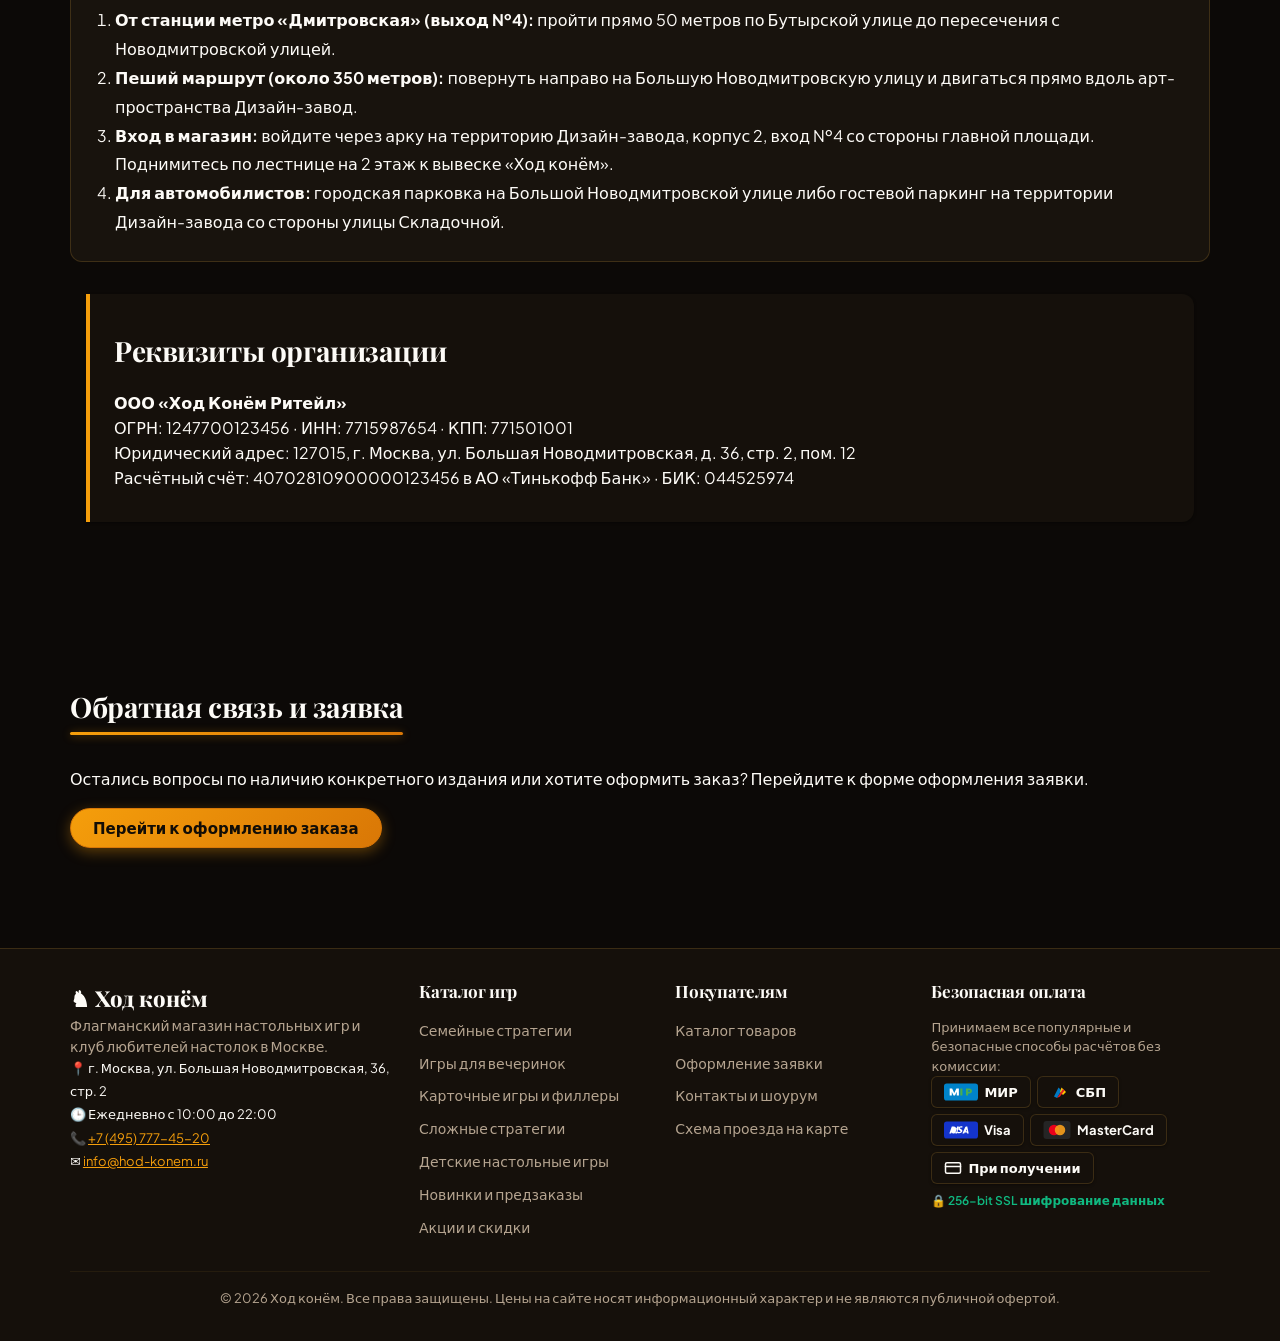
<file: contacts.html>
<!DOCTYPE html>
<html lang="ru">
<head>
  <meta charset="UTF-8">
  <meta name="viewport" content="width=device-width, initial-scale=1.0">
  <meta name="description" content="Контакты интернет-магазина настольных игр «Ход конём». Адрес флагманского шоурума в Москве, интерактивная Яндекс Карта, телефоны, график работы игротек и реквизиты.">
  <title>Контакты и шоурум — Ход конём</title>
  <link rel="preconnect" href="https://fonts.googleapis.com">
  <link rel="preconnect" href="https://fonts.gstatic.com" crossorigin>
  <link href="https://fonts.googleapis.com/css2?family=Playfair+Display:ital,wght@0,700;0,800;0,900;1,700&family=Plus+Jakarta+Sans:wght@400;500;600;700&display=swap" rel="stylesheet">
  <link rel="stylesheet" href="css/style.css">
  <link rel="stylesheet" href="css/responsive.css">
</head>
<body>
  <a class="skip-link" href="#main-content">Перейти к содержимому</a>
  <!-- Информационная полоса магазина -->
  <aside class="top-announcement" aria-label="Специальные предложения и доставка">
    <div class="top-announcement__inner">
      <span>🎲 Бесплатная доставка заказов от 3500 ₽ | Отправка по всей РФ</span>
      <span class="top-announcement__promo">Скидка 10% на первый заказ по промокоду <strong>KNIGHT2026</strong></span>
      <a class="top-announcement__phone" href="tel:+74957774520">+7 (495) 777-45-20</a>
    </div>
  </aside>

  <header class="site-header" id="top">
    <div class="site-header__inner">
      <a class="site-header__logo" href="index.html">
        <svg class="site-header__logo-icon" width="32" height="32" viewBox="0 0 24 24" fill="currentColor" aria-hidden="true">
          <path d="M19 22H5v-2h14v2M17.5 12c-.3 0-.5-.2-.5-.5 0-1.1-.9-2-2-2-.3 0-.5-.2-.5-.5s.2-.5.5-.5c1.7 0 3 1.3 3 3 0 .3-.2.5-.5.5M19 17H5l1.2-4.8c.5-1.9 1.9-3.4 3.7-4l.6-1.2C10.8 6.4 11 5.7 11 5c0-.6.4-1 1-1h1c.6 0 1 .4 1 1 0 .7.2 1.4.5 2l.6 1.2c1.8.6 3.2 2.1 3.7 4L19 17z"/>
        </svg>
        <span class="site-header__logo-text">
          <span class="site-header__brand">Ход конём</span>
          <span class="site-header__tagline">Магазин настольных игр</span>
        </span>
      </a>

      <!-- Главная навигация: 4 полные страницы без якорей -->
      <nav class="site-nav" aria-label="Основная навигация">
        <ul class="site-nav__list">
          <li class="site-nav__item">
            <a class="site-nav__link" href="index.html">Главная</a>
          </li>
          <li class="site-nav__item">
            <a class="site-nav__link" href="catalog.html">Каталог</a>
          </li>
          <li class="site-nav__item">
            <a class="site-nav__link" href="order.html">Заявка</a>
          </li>
          <li class="site-nav__item">
            <a class="site-nav__link site-nav__link--active" href="contacts.html" aria-current="page">Контакты</a>
          </li>
        </ul>
      </nav>

      <div class="site-header__actions">
        <a class="header-action-icon" href="catalog.html" aria-label="Поиск по каталогу" title="Поиск">
          <svg width="22" height="22" viewBox="0 0 24 24" fill="none" stroke="currentColor" stroke-width="2" stroke-linecap="round" stroke-linejoin="round">
            <circle cx="11" cy="11" r="8"></circle>
            <line x1="21" y1="21" x2="16.65" y2="16.65"></line>
          </svg>
        </a>
        <button class="header-action-icon header-action-icon--wishlist" type="button" aria-label="Избранное" title="Избранные игры" id="header-wishlist-btn">
          <svg width="22" height="22" viewBox="0 0 24 24" fill="none" stroke="currentColor" stroke-width="2" stroke-linecap="round" stroke-linejoin="round">
            <path d="M20.84 4.61a5.5 5.5 0 0 0-7.78 0L12 5.67l-1.06-1.06a5.5 5.5 0 0 0-7.78 7.78l1.06 1.06L12 21.23l7.78-7.78 1.06-1.06a5.5 5.5 0 0 0 0-7.78z"></path>
          </svg>
          <span class="header-wishlist-badge" id="wishlist-badge" style="display: none;">0</span>
        </button>
        <button class="header-action-icon header-action-icon--profile" type="button" aria-label="Личный кабинет" title="Личный кабинет" id="header-profile-btn">
          <svg width="22" height="22" viewBox="0 0 24 24" fill="none" stroke="currentColor" stroke-width="2" stroke-linecap="round" stroke-linejoin="round">
            <path d="M20 21v-2a4 4 0 0 0-4-4H8a4 4 0 0 0-4 4v2"></path>
            <circle cx="12" cy="7" r="4"></circle>
          </svg>
        </button>
        <a class="header-action-icon header-action-icon--cart" href="order.html" aria-label="Корзина: 0 товаров" title="Корзина">
          <svg width="22" height="22" viewBox="0 0 24 24" fill="none" stroke="currentColor" stroke-width="2" stroke-linecap="round" stroke-linejoin="round">
            <circle cx="9" cy="21" r="1"></circle>
            <circle cx="20" cy="21" r="1"></circle>
            <path d="M1 1h4l2.68 13.39a2 2 0 0 0 2 1.61h9.72a2 2 0 0 0 2-1.61L23 6H6"></path>
          </svg>
          <span class="header-cart-badge" aria-hidden="true">0</span>
        </a>
      </div>
    </div>
  </header>

  <main id="main-content">
    <nav class="breadcrumbs" aria-label="Хлебные крошки">
      <a class="breadcrumbs__link" href="index.html">Главная</a>
      <span class="breadcrumbs__current">Контакты</span>
    </nav>

    <section class="section">
      <h1>Контакты магазина и клуба «Ход конём»</h1>
      <p>
        Мы всегда рады проконсультировать вас по выбору настольных игр, помочь с оформлением заказа,
        а также приглашаем в наш просторный клуб игротек для партий в любимые хиты и горячие новинки.
      </p>

      <!-- Карточки отделов -->
      <div class="contacts-grid">
        <article class="contact-card">
          <h2 class="contact-card__title">📞 Отдел продаж</h2>
          <p>Консультации по ассортименту, наличию и статусу доставки заказов:</p>
          <p>
            <strong>Телефон:</strong> <a href="tel:+74957774520">+7 (495) 777-45-20</a><br>
            <strong>Электронная почта:</strong> <a href="mailto:info@hod-konem.ru">info@hod-konem.ru</a><br>
            <strong>Режим работы:</strong> ежедневно с 10:00 до 22:00
          </p>
        </article>

        <article class="contact-card">
          <h2 class="contact-card__title">🎲 Клуб игротек</h2>
          <p>Бронирование столов, расписание открытых турниров и игротек:</p>
          <p>
            <strong>Телефон:</strong> <a href="tel:+74957774521">+7 (495) 777-45-21</a><br>
            <strong>Электронная почта:</strong> <a href="mailto:club@hod-konem.ru">club@hod-konem.ru</a><br>
            <strong>Игротеки:</strong> Четверг (18:00–22:00), Суббота и Воскресенье (12:00–21:00)
          </p>
        </article>

        <article class="contact-card">
          <h2 class="contact-card__title">📍 Шоурум в Москве</h2>
          <p>Флагманский магазин, пункт выдачи заказов и клуб настолок:</p>
          <p>
            <strong>Адрес:</strong> г. Москва, ул. Большая Новодмитровская, д. 36, стр. 2<br>
            <strong>Ориентир:</strong> Дизайн-завод, вход №4, 2 этаж<br>
            <strong>Метро:</strong> «Дмитровская» (5 минут пешком)
          </p>
        </article>
      </div>

      <!-- Интерактивная Яндекс Карта -->
      <section class="section" aria-label="Яндекс Карта с адресом магазина">
        <h2 class="section__title">Флагманский шоурум на Яндекс Картах</h2>
        <p>
          Наш адрес: <strong>г. Москва, ул. Большая Новодмитровская, д. 36, стр. 2</strong> (территория Дизайн-завода, вход №4, 2 этаж).
        </p>

        <div class="map-container">
          <iframe
            src="https://yandex.ru/map-widget/v1/?ll=37.585500%2C55.805200&z=16&pt=37.585500,55.805200,pm2rdm"
            width="100%"
            height="450"
            frameborder="0"
            allowfullscreen="true"
            title="Яндекс Карта: Магазин настольных игр Ход конём, Москва, ул. Большая Новодмитровская, 36">
          </iframe>
        </div>

        <div style="margin-top: 14px; display: flex; gap: 12px; flex-wrap: wrap;">
          <a class="button button--primary" href="https://yandex.ru/maps/?text=%D0%9C%D0%BE%D1%81%D0%BA%D0%B2%D0%B0%2C+%D0%91%D0%BE%D0%BB%D1%8C%D1%88%D0%B0%D1%8F+%D0%9D%D0%BE%D0%B2%D0%BE%D0%B4%D0%BC%D0%B8%D1%82%D1%80%D0%BE%D0%B2%D1%81%D0%BA%D0%B0%D1%8F+%D0%B4%D0%BE%D0%BC+36+%D1%81%D1%82%D1%80%D0%BE%D0%B5%D0%BD%D0%B8%D0%B5+2" target="_blank" rel="noopener noreferrer">
            📍 Построить маршрут в Яндекс Картах
          </a>
        </div>
      </section>

      <!-- Пошаговые ориентиры -->
      <div class="route-box">
        <h2>Как добраться до магазина «Ход конём»</h2>
        <ol class="route-steps">
          <li><strong>От станции метро «Дмитровская» (выход №4):</strong> пройти прямо 50 метров по Бутырской улице до пересечения с Новодмитровской улицей.</li>
          <li><strong>Пеший маршрут (около 350 метров):</strong> повернуть направо на Большую Новодмитровскую улицу и двигаться прямо вдоль арт-пространства Дизайн-завод.</li>
          <li><strong>Вход в магазин:</strong> войдите через арку на территорию Дизайн-завода, корпус 2, вход №4 со стороны главной площади. Поднимитесь по лестнице на 2 этаж к вывеске «Ход конём».</li>
          <li><strong>Для автомобилистов:</strong> городская парковка на Большой Новодмитровской улице либо гостевой паркинг на территории Дизайн-завода со стороны улицы Складочной.</li>
        </ol>
      </div>

      <!-- Юридические реквизиты -->
      <div class="aside-info">
        <h2>Реквизиты организации</h2>
        <p>
          <strong>ООО «Ход Конём Ритейл»</strong><br>
          ОГРН: 1247700123456 · ИНН: 7715987654 · КПП: 771501001<br>
          Юридический адрес: 127015, г. Москва, ул. Большая Новодмитровская, д. 36, стр. 2, пом. 12<br>
          Расчётный счёт: 40702810900000123456 в АО «Тинькофф Банк» · БИК: 044525974
        </p>
      </div>
    </section>

    <section class="section" id="feedback">
      <h2 class="section__title">Обратная связь и заявка</h2>
      <p>Остались вопросы по наличию конкретного издания или хотите оформить заказ? Перейдите к форме оформления заявки.</p>
      <a class="button button--primary" href="order.html">Перейти к оформлению заказа</a>
    </section>
  </main>

  <!-- Полноценный четырёхколоночный футер: телефон и почта ведут в контакты, графические иконки оплаты -->
  <footer class="site-footer">
    <div class="site-footer__inner">
      <div class="site-footer__grid">
        <div class="site-footer__col">
          <p class="site-footer__brand">♞ Ход конём</p>
          <p class="site-footer__tagline">Флагманский магазин настольных игр и клуб любителей настолок в Москве.</p>
          <p class="site-footer__info">
            📍 г. Москва, ул. Большая Новодмитровская, 36, стр. 2<br>
            🕒 Ежедневно с 10:00 до 22:00<br>
            📞 <a href="tel:+74957774520">+7 (495) 777-45-20</a><br>
            ✉️ <a href="mailto:info@hod-konem.ru">info@hod-konem.ru</a>
          </p>
        </div>

        <div class="site-footer__col">
          <h3 class="site-footer__title">Каталог игр</h3>
          <ul class="site-footer__links">
            <li><a href="catalog.html">Семейные стратегии</a></li>
            <li><a href="catalog.html">Игры для вечеринок</a></li>
            <li><a href="catalog.html">Карточные игры и филлеры</a></li>
            <li><a href="catalog.html">Сложные стратегии</a></li>
            <li><a href="catalog.html">Детские настольные игры</a></li>
            <li><a href="catalog.html">Новинки и предзаказы</a></li>
            <li><a href="catalog.html">Акции и скидки</a></li>
          </ul>
        </div>

        <div class="site-footer__col">
          <h3 class="site-footer__title">Покупателям</h3>
          <ul class="site-footer__links">
            <li><a href="catalog.html">Каталог товаров</a></li>
            <li><a href="order.html">Оформление заявки</a></li>
            <li><a href="contacts.html">Контакты и шоурум</a></li>
            <li><a href="contacts.html">Схема проезда на карте</a></li>
          </ul>
        </div>

        <div class="site-footer__col">
          <h3 class="site-footer__title">Безопасная оплата</h3>
          <p class="site-footer__desc">Принимаем все популярные и безопасные способы расчётов без комиссии:</p>
          <div class="payment-badges" aria-label="Способы оплаты">
            <span class="payment-badge" title="Платёжная система МИР">
              <svg width="34" height="18" viewBox="0 0 48 24" fill="none" aria-hidden="true">
                <rect width="48" height="24" rx="4" fill="#0083ca"/>
                <path d="M8 7h3.5l3 6.5 3-6.5h3.5v10h-3v-5.5l-2.5 5.5h-2L11 11.5V17H8V7z" fill="#ffffff"/>
                <path d="M23 7h3v10h-3V7zm8 0h4.5c2.5 0 4 1.5 4 3.5s-1.5 3.5-4 3.5H34v3h-3V7zm3 4.5h1.5c.8 0 1.5-.4 1.5-1s-.7-1-1.5-1H34v2z" fill="#4bae4f"/>
              </svg>
              МИР
            </span>
            <span class="payment-badge" title="Система быстрых платежей">
              <svg width="20" height="18" viewBox="0 0 24 24" fill="none" aria-hidden="true">
                <path d="M4 18l6-12 4 4-6 10-4-2z" fill="#0079C2"/>
                <path d="M14 6l6 6-4 4-4-4 2-6z" fill="#FFCC00"/>
                <path d="M8 20l4-2 6-8-2-2-8 12z" fill="#E41F26"/>
              </svg>
              СБП
            </span>
            <span class="payment-badge" title="Visa">
              <svg width="34" height="18" viewBox="0 0 48 24" fill="none" aria-hidden="true">
                <rect width="48" height="24" rx="4" fill="#1434cb"/>
                <path d="M16 17l2.5-10h2.5L18.5 17H16zm10.5-9.8c-.5-.2-1.3-.4-2.3-.4-2.5 0-4.3 1.3-4.3 3.2 0 1.4 1.3 2.2 2.2 2.7 1 .5 1.3.8 1.3 1.2 0 .7-.8 1-1.6 1-.9 0-1.5-.1-2.3-.5l-.3-.2-.3 1.9c.5.2 1.5.4 2.5.4 2.7 0 4.5-1.3 4.5-3.3 0-1.1-.7-2-2.2-2.7-.9-.5-1.5-.8-1.5-1.3 0-.4.5-.9 1.5-.9.8 0 1.4.2 1.8.4l.2.1.3-1.6zm6.8-.2h-2c-.6 0-1 .2-1.3.9L26 17h2.6l.5-1.5h3.2l.3 1.5h2.3l-2-10zm-2.5 6.6l1-2.8.6 2.8h-1.6zM13.7 7H11l-3.5 10h2.6l.5-1.5h.3c.3.5 1.2 1.5 2.8 1.5 2.4 0 4.3-2 4.3-5 0-3.3-2.1-5-4.3-5z" fill="#ffffff"/>
              </svg>
              Visa
            </span>
            <span class="payment-badge" title="MasterCard">
              <svg width="28" height="18" viewBox="0 0 36 24" fill="none" aria-hidden="true">
                <rect width="36" height="24" rx="4" fill="#252525"/>
                <circle cx="14" cy="12" r="7" fill="#eb001b"/>
                <circle cx="22" cy="12" r="7" fill="#f79e1b" fill-opacity="0.9"/>
              </svg>
              MasterCard
            </span>
            <span class="payment-badge" title="Оплата при получении курьеру">
              <svg width="18" height="18" viewBox="0 0 24 24" fill="none" stroke="currentColor" stroke-width="2" stroke-linecap="round" stroke-linejoin="round" aria-hidden="true">
                <rect x="2" y="5" width="20" height="14" rx="2"/>
                <line x1="2" y1="10" x2="22" y2="10"/>
              </svg>
              При получении
            </span>
          </div>
          <p class="site-footer__security">🔒 256-bit SSL шифрование данных</p>
        </div>
      </div>

      <div class="site-footer__bottom">
        <p>&copy; 2026 Ход конём. Все права защищены. Цены на сайте носят информационный характер и не являются публичной офертой.</p>
      </div>
    </div>
  </footer>

  <a class="to-top" href="#" onclick="window.scrollTo({top: 0, behavior: 'smooth'}); return false;" aria-label="Вернуться наверх страницы" title="Наверх">
    <svg class="to-top__icon" width="20" height="20" viewBox="0 0 24 24" fill="currentColor" aria-hidden="true">
      <path d="M12 3.2a1.2 1.2 0 0 1 .85.35l7.6 7.6a1.2 1.2 0 0 1-.85 2.05H15v7.6a1.2 1.2 0 0 1-1.2 1.2h-3.6a1.2 1.2 0 0 1-1.2-1.2V13.2H4.4a1.2 1.2 0 0 1-.85-2.05l7.6-7.6a1.2 1.2 0 0 1 .85-.35z"/>
    </svg>
    <span class="to-top__text">Наверх</span>
  </a>

  <!-- Модальное окно: Личный кабинет покупателя -->
  <dialog class="profile-dialog" id="profile-dialog" aria-labelledby="profile-user-name">
    <div class="profile-dialog__header">
      <div class="profile-dialog__user-wrap">
        <div class="profile-dialog__avatar" aria-hidden="true">
          <svg width="28" height="28" viewBox="0 0 24 24" fill="none" stroke="currentColor" stroke-width="2" stroke-linecap="round" stroke-linejoin="round">
            <path d="M20 21v-2a4 4 0 0 0-4-4H8a4 4 0 0 0-4 4v2"></path>
            <circle cx="12" cy="7" r="4"></circle>
          </svg>
        </div>
        <div>
          <h3 class="profile-dialog__name" id="profile-user-name">Александр Волков</h3>
          <span class="profile-dialog__badge">
            <svg width="14" height="14" viewBox="0 0 24 24" fill="currentColor" aria-hidden="true">
              <polygon points="12 2 15.09 8.26 22 9.27 17 14.14 18.18 21.02 12 17.77 5.82 21.02 7 14.14 2 9.27 8.91 8.26 12 2"></polygon>
            </svg>
            Магистр настолок
          </span>
        </div>
      </div>
      <button class="profile-dialog__close" type="button" aria-label="Закрыть профиль" onclick="document.getElementById('profile-dialog').close()">×</button>
    </div>

    <div class="profile-dialog__stat-box">
      <div class="profile-stat-item">
        <span class="profile-stat-item__value">500 ₽</span>
        <span class="profile-stat-item__label">Бонусный счёт</span>
      </div>
      <div class="profile-stat-item">
        <span class="profile-stat-item__value">7%</span>
        <span class="profile-stat-item__label">Клубная скидка</span>
      </div>
      <div class="profile-stat-item">
        <span class="profile-stat-item__value" id="profile-wishlist-count">0</span>
        <span class="profile-stat-item__label">В вишлисте</span>
      </div>
    </div>

    <h4 class="profile-dialog__section-title">
      <svg width="16" height="16" viewBox="0 0 24 24" fill="none" stroke="currentColor" stroke-width="2" stroke-linecap="round" stroke-linejoin="round" aria-hidden="true">
        <rect x="2" y="3" width="20" height="14" rx="2" ry="2"></rect>
        <line x1="8" y1="21" x2="16" y2="21"></line>
        <line x1="12" y1="17" x2="12" y2="21"></line>
      </svg>
      Последний заказ
    </h4>
    <div class="profile-order-card">
      <div class="profile-order-card__header">
        <span class="profile-order-card__id">Заказ №ХК-8492</span>
        <span class="profile-order-card__status">Доставлен</span>
      </div>
      <p class="profile-order-card__details">«Покорение Марса», «Кодовые имена» • 5 480 ₽ (оплачен картой онлайн)</p>
    </div>

    <h4 class="profile-dialog__section-title">
      <svg width="16" height="16" viewBox="0 0 24 24" fill="none" stroke="currentColor" stroke-width="2" stroke-linecap="round" stroke-linejoin="round" aria-hidden="true">
        <path d="M21 10c0 7-9 13-9 13s-9-6-9-13a9 9 0 0 1 18 0z"></path>
        <circle cx="12" cy="10" r="3"></circle>
      </svg>
      Основной адрес доставки
    </h4>
    <p style="margin: 0 0 16px; font-size: 14px; color: var(--color-muted);">г. Москва, ул. Арбат, д. 24, кв. 12 (домофон 12В)</p>

    <div class="profile-dialog__footer">
      <a class="button button--secondary" href="catalog.html?filter=wishlist" style="flex: 1; text-align: center; text-decoration: none;">Мой вишлист</a>
      <button class="button button--primary" type="button" style="flex: 1;" onclick="document.getElementById('profile-dialog').close()">Готово</button>
    </div>
  </dialog>

  <script src="js/main.js" defer></script>
</body>
</html>
</file>
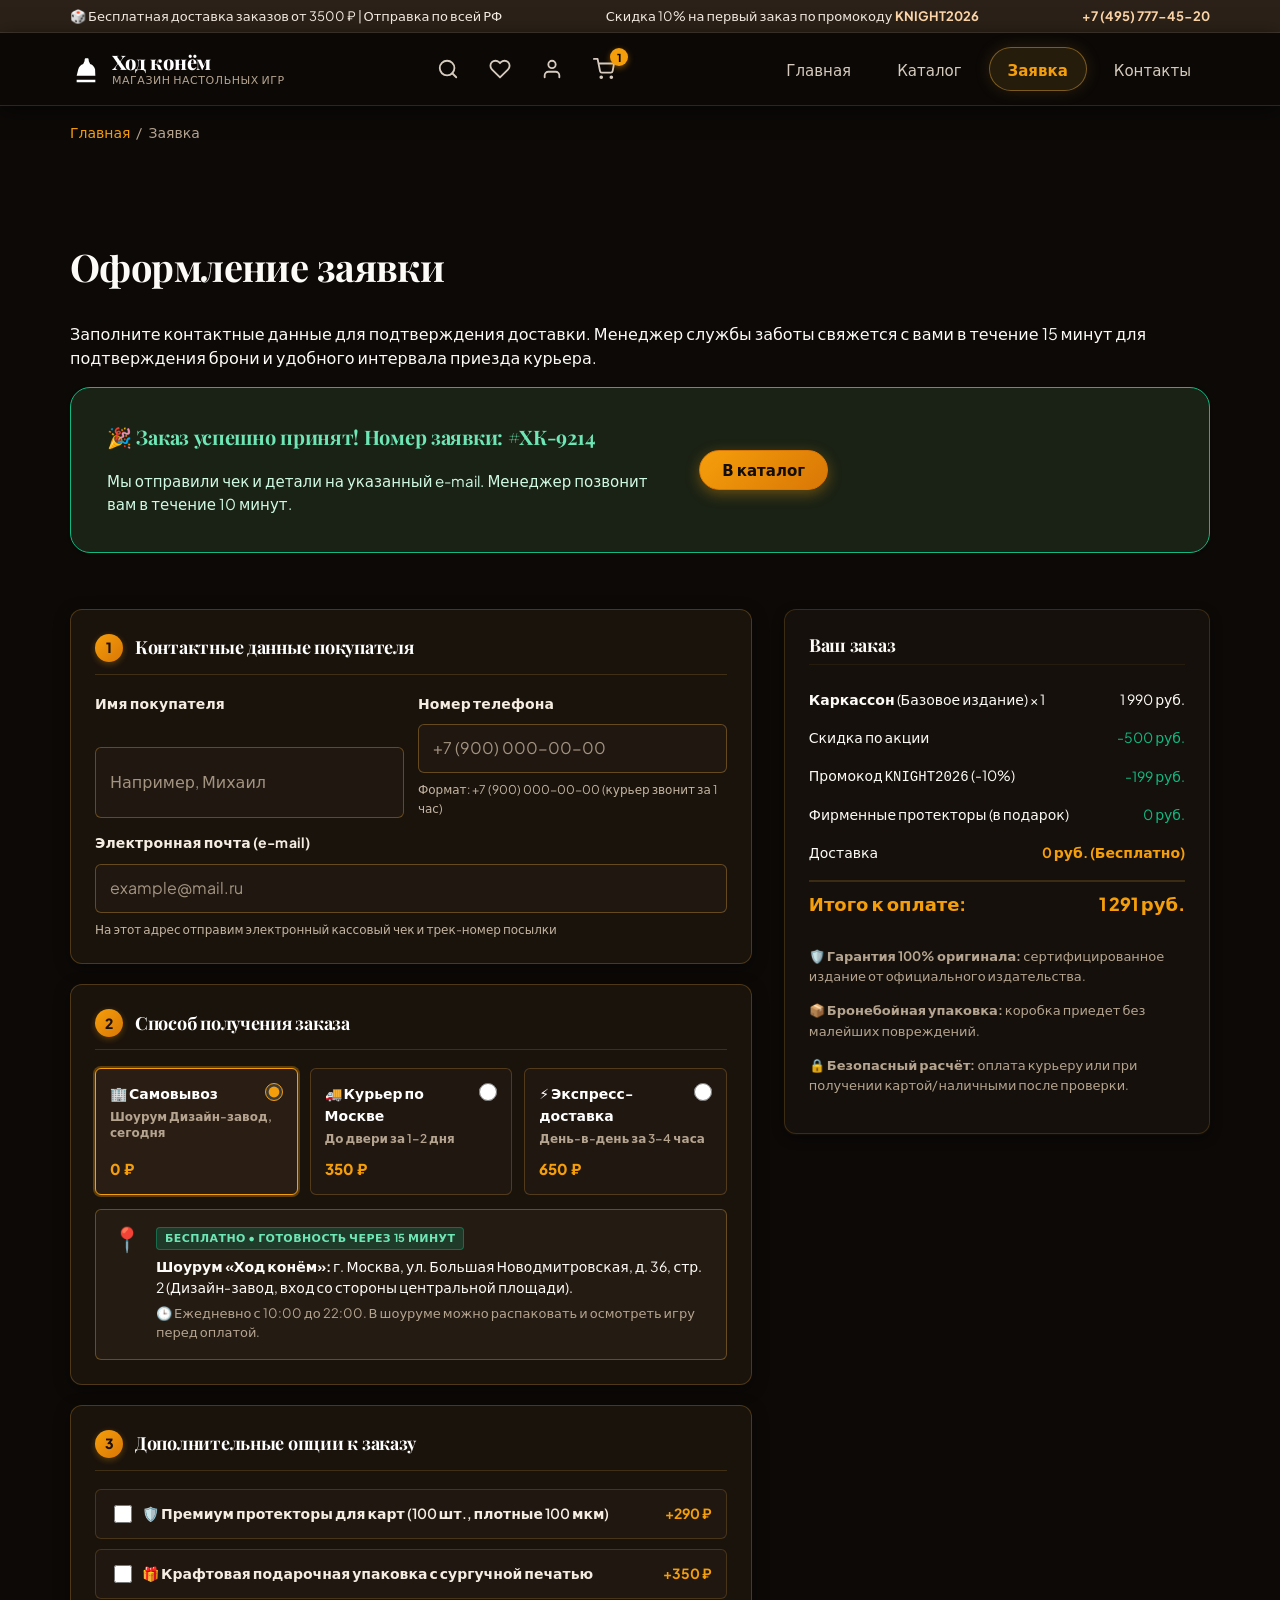
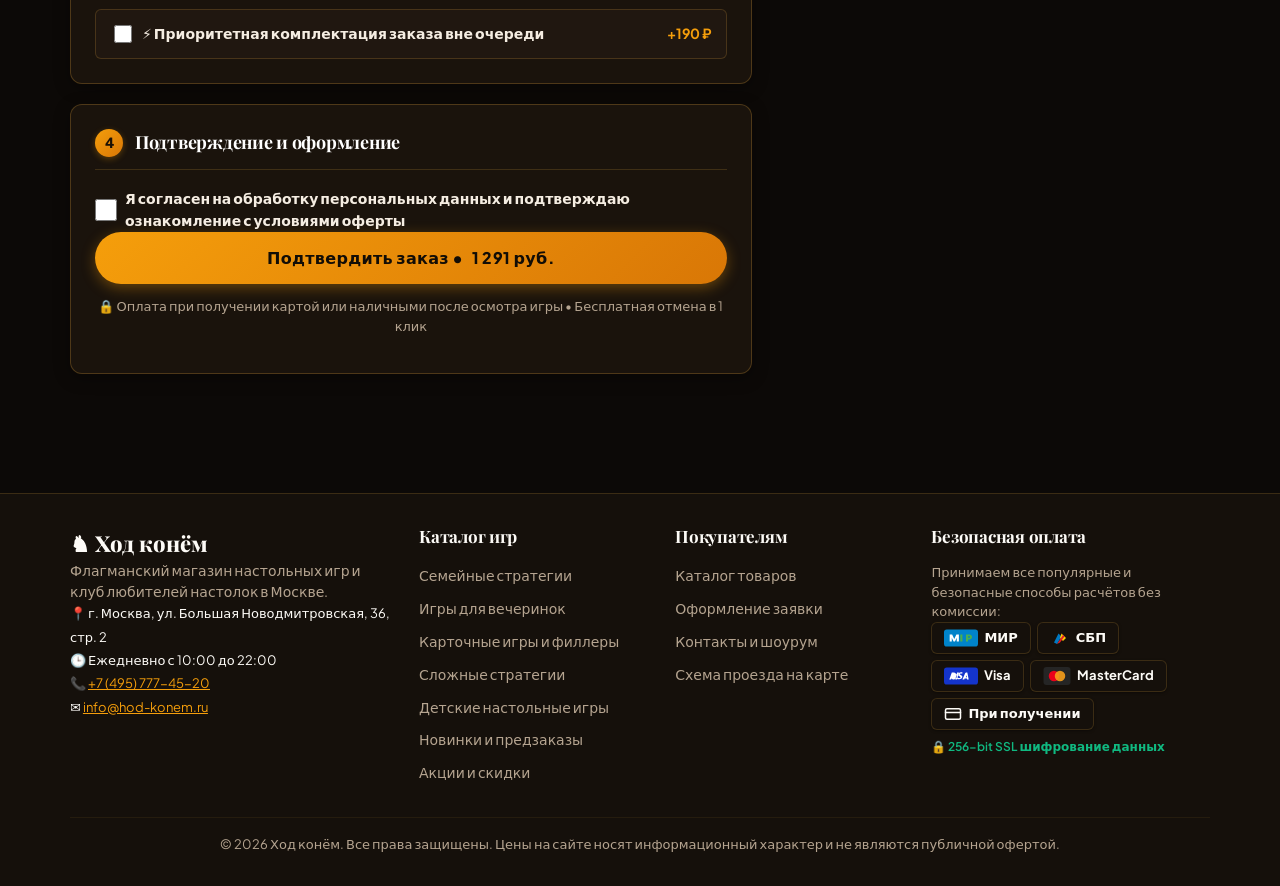
<file: order.html>
<!DOCTYPE html>
<html lang="ru">
<head>
  <meta charset="UTF-8">
  <meta name="viewport" content="width=device-width, initial-scale=1.0">
  <meta name="description" content="Оформление заявки на настольные игры в интернет-магазине «Ход конём». Быстрая доставка по Москве и всей России, бережная упаковка и удобная оплата.">
  <title>Заявка на покупку — Ход конём</title>
  <link rel="preconnect" href="https://fonts.googleapis.com">
  <link rel="preconnect" href="https://fonts.gstatic.com" crossorigin>
  <link href="https://fonts.googleapis.com/css2?family=Playfair+Display:ital,wght@0,700;0,800;0,900;1,700&family=Plus+Jakarta+Sans:wght@400;500;600;700&display=swap" rel="stylesheet">
  <link rel="stylesheet" href="css/style.css">
  <link rel="stylesheet" href="css/responsive.css">
</head>
<body>
  <a class="skip-link" href="#main-content">Перейти к содержимому</a>
  <!-- Информационная полоса магазина -->
  <aside class="top-announcement" aria-label="Специальные предложения и доставка">
    <div class="top-announcement__inner">
      <span>🎲 Бесплатная доставка заказов от 3500 ₽ | Отправка по всей РФ</span>
      <span class="top-announcement__promo">Скидка 10% на первый заказ по промокоду <strong>KNIGHT2026</strong></span>
      <a class="top-announcement__phone" href="tel:+74957774520">+7 (495) 777-45-20</a>
    </div>
  </aside>

  <header class="site-header" id="top">
    <div class="site-header__inner">
      <a class="site-header__logo" href="index.html">
        <svg class="site-header__logo-icon" width="32" height="32" viewBox="0 0 24 24" fill="currentColor" aria-hidden="true">
          <path d="M19 22H5v-2h14v2M17.5 12c-.3 0-.5-.2-.5-.5 0-1.1-.9-2-2-2-.3 0-.5-.2-.5-.5s.2-.5.5-.5c1.7 0 3 1.3 3 3 0 .3-.2.5-.5.5M19 17H5l1.2-4.8c.5-1.9 1.9-3.4 3.7-4l.6-1.2C10.8 6.4 11 5.7 11 5c0-.6.4-1 1-1h1c.6 0 1 .4 1 1 0 .7.2 1.4.5 2l.6 1.2c1.8.6 3.2 2.1 3.7 4L19 17z"/>
        </svg>
        <span class="site-header__logo-text">
          <span class="site-header__brand">Ход конём</span>
          <span class="site-header__tagline">Магазин настольных игр</span>
        </span>
      </a>

      <!-- Главная навигация: 4 полные страницы без якорей -->
      <nav class="site-nav" aria-label="Основная навигация">
        <ul class="site-nav__list">
          <li class="site-nav__item">
            <a class="site-nav__link" href="index.html">Главная</a>
          </li>
          <li class="site-nav__item">
            <a class="site-nav__link" href="catalog.html">Каталог</a>
          </li>
          <li class="site-nav__item">
            <a class="site-nav__link site-nav__link--active" href="order.html" aria-current="page">Заявка</a>
          </li>
          <li class="site-nav__item">
            <a class="site-nav__link" href="contacts.html">Контакты</a>
          </li>
        </ul>
      </nav>

      <div class="site-header__actions">
        <a class="header-action-icon" href="catalog.html" aria-label="Поиск по каталогу" title="Поиск">
          <svg width="22" height="22" viewBox="0 0 24 24" fill="none" stroke="currentColor" stroke-width="2" stroke-linecap="round" stroke-linejoin="round">
            <circle cx="11" cy="11" r="8"></circle>
            <line x1="21" y1="21" x2="16.65" y2="16.65"></line>
          </svg>
        </a>
        <button class="header-action-icon header-action-icon--wishlist" type="button" aria-label="Избранное" title="Избранные игры" id="header-wishlist-btn">
          <svg width="22" height="22" viewBox="0 0 24 24" fill="none" stroke="currentColor" stroke-width="2" stroke-linecap="round" stroke-linejoin="round">
            <path d="M20.84 4.61a5.5 5.5 0 0 0-7.78 0L12 5.67l-1.06-1.06a5.5 5.5 0 0 0-7.78 7.78l1.06 1.06L12 21.23l7.78-7.78 1.06-1.06a5.5 5.5 0 0 0 0-7.78z"></path>
          </svg>
          <span class="header-wishlist-badge" id="wishlist-badge" style="display: none;">0</span>
        </button>
        <button class="header-action-icon header-action-icon--profile" type="button" aria-label="Личный кабинет" title="Личный кабинет" id="header-profile-btn">
          <svg width="22" height="22" viewBox="0 0 24 24" fill="none" stroke="currentColor" stroke-width="2" stroke-linecap="round" stroke-linejoin="round">
            <path d="M20 21v-2a4 4 0 0 0-4-4H8a4 4 0 0 0-4 4v2"></path>
            <circle cx="12" cy="7" r="4"></circle>
          </svg>
        </button>
        <a class="header-action-icon header-action-icon--cart" href="order.html" aria-label="Корзина: 1 товар" title="Корзина">
          <svg width="22" height="22" viewBox="0 0 24 24" fill="none" stroke="currentColor" stroke-width="2" stroke-linecap="round" stroke-linejoin="round">
            <circle cx="9" cy="21" r="1"></circle>
            <circle cx="20" cy="21" r="1"></circle>
            <path d="M1 1h4l2.68 13.39a2 2 0 0 0 2 1.61h9.72a2 2 0 0 0 2-1.61L23 6H6"></path>
          </svg>
          <span class="header-cart-badge" aria-hidden="true">1</span>
        </a>
      </div>
    </div>
  </header>

  <main id="main-content">
    <nav class="breadcrumbs" aria-label="Хлебные крошки">
      <a class="breadcrumbs__link" href="index.html">Главная</a>
      <span class="breadcrumbs__current">Заявка</span>
    </nav>

    <section class="section">
      <h1>Оформление заявки</h1>
      <p>
        Заполните контактные данные для подтверждения доставки. Менеджер службы заботы свяжется с вами в течение 15 минут для подтверждения брони и удобного интервала приезда курьера.
      </p>

      <div class="order-checkout-layout">
        <div id="order-page-success" class="newsletter-card" hidden style="grid-column: 1 / -1; margin-bottom: 24px; border-color: var(--color-success); background-color: #1a2215;">
          <div>
            <h3 style="color: #6ee7b7; margin-top: 0; font-size: 20px;">🎉 Заказ успешно принят! Номер заявки: #ХК-9214</h3>
            <p style="margin: 0; color: #d1fae5; font-size: 15px;">Мы отправили чек и детали на указанный e-mail. Менеджер позвонит вам в течение 10 минут.</p>
          </div>
          <a class="button button--primary" href="catalog.html" style="justify-self: start;">В каталог</a>
        </div>

        <!-- Форма заказа: пошаговое оформление (Steps 1-4) -->
        <form class="order-form order-form--page" action="#" method="post">
          <!-- Шаг 1: Контактные данные покупателя -->
          <section class="checkout-step" aria-labelledby="step-contacts-title">
            <div class="checkout-step__header">
              <span class="checkout-step__number">1</span>
              <h2 class="checkout-step__title" id="step-contacts-title">Контактные данные покупателя</h2>
            </div>
            <div class="order-fields-grid">
              <div class="order-form__field">
                <label class="order-form__label" for="order-name">Имя покупателя</label>
                <input class="order-form__input" id="order-name" name="name" type="text"
                  placeholder="Например, Михаил" minlength="2"
                  autocomplete="given-name" required>
              </div>

              <div class="order-form__field">
                <label class="order-form__label" for="order-phone">Номер телефона</label>
                <input class="order-form__input" id="order-phone" name="phone" type="tel" inputmode="tel"
                  placeholder="+7 (900) 000-00-00"
                  pattern="^\+7 \(\d{3}\) \d{3}-\d{2}-\d{2}$" required>
                <small class="order-form__hint">Формат: +7 (900) 000-00-00 (курьер звонит за 1 час)</small>
              </div>

              <div class="order-form__field order-form__field--full">
                <label class="order-form__label" for="order-email">Электронная почта (e-mail)</label>
                <input class="order-form__input" id="order-email" name="email" type="email"
                  placeholder="example@mail.ru" autocomplete="email" required>
                <small class="order-form__hint">На этот адрес отправим электронный кассовый чек и трек-номер посылки</small>
              </div>
            </div>
          </section>

          <!-- Шаг 2: Способ получения заказа -->
          <section class="checkout-step" aria-labelledby="step-delivery-title">
            <div class="checkout-step__header">
              <span class="checkout-step__number">2</span>
              <h2 class="checkout-step__title" id="step-delivery-title">Способ получения заказа</h2>
            </div>

            <!-- Карточки вариантов получения -->
            <div class="delivery-calc__grid" role="radiogroup" aria-label="Выбор способа получения">
              <label class="delivery-calc__option delivery-calc__option--active">
                <input type="radio" name="delivery-method" value="pickup" data-price="0" data-name="Самовывоз" checked>
                <div>
                  <div class="delivery-calc__option-name">🏢 Самовывоз</div>
                  <div class="delivery-calc__option-desc">Шоурум Дизайн-завод, сегодня</div>
                </div>
                <div class="delivery-calc__option-price">0 ₽</div>
              </label>

              <label class="delivery-calc__option">
                <input type="radio" name="delivery-method" value="courier" data-price="350" data-name="Курьер">
                <div>
                  <div class="delivery-calc__option-name">🚚 Курьер по Москве</div>
                  <div class="delivery-calc__option-desc">До двери за 1–2 дня</div>
                </div>
                <div class="delivery-calc__option-price">350 ₽</div>
              </label>

              <label class="delivery-calc__option">
                <input type="radio" name="delivery-method" value="express" data-price="650" data-name="Экспресс">
                <div>
                  <div class="delivery-calc__option-name">⚡ Экспресс-доставка</div>
                  <div class="delivery-calc__option-desc">День-в-день за 3–4 часа</div>
                </div>
                <div class="delivery-calc__option-price">650 ₽</div>
              </label>
            </div>

            <!-- Информационный блок самовывоза (показывается, когда выбран самовывоз) -->
            <div class="checkout-pickup-info" id="checkout-pickup-info">
              <div class="checkout-pickup-info__icon" aria-hidden="true">📍</div>
              <div>
                <span class="checkout-pickup-info__badge">Бесплатно • Готовность через 15 минут</span>
                <p class="checkout-pickup-info__text">
                  <strong>Шоурум «Ход конём»:</strong> г. Москва, ул. Большая Новодмитровская, д. 36, стр. 2 (Дизайн-завод, вход со стороны центральной площади).
                </p>
                <p class="checkout-pickup-info__subtext">
                  🕒 Ежедневно с 10:00 до 22:00. В шоуруме можно распаковать и осмотреть игру перед оплатой.
                </p>
              </div>
            </div>

            <!-- Блок ввода адреса доставки (показывается только при курьере или экспрессе) -->
            <div class="checkout-address-box" id="checkout-address-box" style="display: none;">
              <div class="order-form__field">
                <label class="order-form__label" for="order-address">Адрес доставки <span class="order-form__required-mark">*</span></label>
                <input class="order-form__input" id="order-address" name="address" type="text"
                  placeholder="Город, улица, номер дома, подъезд, этаж, квартира/офис" autocomplete="street-address">
                <small class="order-form__hint">Курьер свяжется с вами за 1 час до прибытия</small>
              </div>
              <div class="order-form__field">
                <label class="order-form__label" for="order-comment">Комментарий для курьера (домофон, шлагбаум, время)</label>
                <textarea class="order-form__textarea order-form__textarea--short" id="order-comment" name="comment" rows="2"
                  placeholder="Например: код домофона #1423, шлагбаум открывается звонком, удобнее после 18:00"></textarea>
              </div>
            </div>
          </section>

          <!-- Шаг 3: Дополнительные опции к заказу -->
          <section class="checkout-step" aria-labelledby="step-addons-title">
            <div class="checkout-step__header">
              <span class="checkout-step__number">3</span>
              <h2 class="checkout-step__title" id="step-addons-title">Дополнительные опции к заказу</h2>
            </div>

            <div class="delivery-calc__addons">
              <label class="delivery-calc__addon-label">
                <span class="delivery-calc__addon-text">
                  <input type="checkbox" name="delivery-addon" value="sleeves" data-price="290" data-name="Премиум протекторы">
                  🛡️ Премиум протекторы для карт (100 шт., плотные 100 мкм)
                </span>
                <span class="delivery-calc__addon-price">+290 ₽</span>
              </label>

              <label class="delivery-calc__addon-label">
                <span class="delivery-calc__addon-text">
                  <input type="checkbox" name="delivery-addon" value="gift-wrap" data-price="350" data-name="Подарочная упаковка">
                  🎁 Крафтовая подарочная упаковка с сургучной печатью
                </span>
                <span class="delivery-calc__addon-price">+350 ₽</span>
              </label>

              <label class="delivery-calc__addon-label">
                <span class="delivery-calc__addon-text">
                  <input type="checkbox" name="delivery-addon" value="express-pack" data-price="190" data-name="Экспресс-комплектация">
                  ⚡ Приоритетная комплектация заказа вне очереди
                </span>
                <span class="delivery-calc__addon-price">+190 ₽</span>
              </label>
            </div>
          </section>

          <!-- Шаг 4: Подтверждение заказа -->
          <section class="checkout-step" aria-labelledby="step-submit-title">
            <div class="checkout-step__header">
              <span class="checkout-step__number">4</span>
              <h2 class="checkout-step__title" id="step-submit-title">Подтверждение и оформление</h2>
            </div>

            <div class="order-form__field order-form__field--checkbox">
              <label>
                <input class="order-form__input order-form__input--checkbox"
                  id="order-agreement" name="agreement" type="checkbox" required>
                Я согласен на обработку персональных данных и подтверждаю ознакомление с условиями оферты
              </label>
            </div>

            <div class="checkout-submit-wrap">
              <button class="button button--primary order-submit-btn" type="submit">
                <span>Подтвердить заказ • </span>
                <span id="btn-total-val">1 291 руб.</span>
              </button>
              <p class="order-guarantee-note">
                🔒 Оплата при получении картой или наличными после осмотра игры • Бесплатная отмена в 1 клик
              </p>
            </div>
          </section>
        </form>

        <!-- Сводка заказа интернет-магазина -->
        <aside class="order-summary-box" aria-label="Содержимое заказа">
          <h2 class="order-summary-box__title">Ваш заказ</h2>

          <div class="order-summary-row">
            <span><strong>Каркассон</strong> (Базовое издание) × 1</span>
            <span>1 990 руб.</span>
          </div>

          <div class="order-summary-row">
            <span>Скидка по акции</span>
            <span style="color: var(--color-success);">-500 руб.</span>
          </div>

          <div class="order-summary-row">
            <span>Промокод <code>KNIGHT2026</code> (-10%)</span>
            <span style="color: var(--color-success);">-199 руб.</span>
          </div>

          <div class="order-summary-row">
            <span>Фирменные протекторы (в подарок)</span>
            <span style="color: var(--color-success);">0 руб.</span>
          </div>

          <div class="order-summary-row">
            <span>Доставка</span>
            <span id="summary-delivery-val" style="color: var(--color-primary); font-weight: 700;">0 руб. (Бесплатно)</span>
          </div>

          <div class="order-summary-row" id="summary-addons-row" style="display: none;">
            <span>Доп. услуги</span>
            <span id="summary-addons-val" style="color: var(--color-primary); font-weight: 700;">+0 руб.</span>
          </div>

          <div class="order-summary-row order-summary-row--total">
            <span>Итого к оплате:</span>
            <span id="summary-total-val">1 291 руб.</span>
          </div>

          <div style="margin-top: 20px; font-size: 13px; color: var(--color-muted); line-height: 1.6;">
            <p>🛡️ <strong>Гарантия 100% оригинала:</strong> сертифицированное издание от официального издательства.</p>
            <p>📦 <strong>Бронебойная упаковка:</strong> коробка приедет без малейших повреждений.</p>
            <p>🔒 <strong>Безопасный расчёт:</strong> оплата курьеру или при получении картой/наличными после проверки.</p>
          </div>
        </aside>
      </div>
    </section>
  </main>

  <!-- Полноценный четырёхколоночный футер: телефон и почта ведут в контакты, графические иконки оплаты -->
  <footer class="site-footer">
    <div class="site-footer__inner">
      <div class="site-footer__grid">
        <div class="site-footer__col">
          <p class="site-footer__brand">♞ Ход конём</p>
          <p class="site-footer__tagline">Флагманский магазин настольных игр и клуб любителей настолок в Москве.</p>
          <p class="site-footer__info">
            📍 г. Москва, ул. Большая Новодмитровская, 36, стр. 2<br>
            🕒 Ежедневно с 10:00 до 22:00<br>
            📞 <a href="tel:+74957774520">+7 (495) 777-45-20</a><br>
            ✉️ <a href="mailto:info@hod-konem.ru">info@hod-konem.ru</a>
          </p>
        </div>

        <div class="site-footer__col">
          <h3 class="site-footer__title">Каталог игр</h3>
          <ul class="site-footer__links">
            <li><a href="catalog.html">Семейные стратегии</a></li>
            <li><a href="catalog.html">Игры для вечеринок</a></li>
            <li><a href="catalog.html">Карточные игры и филлеры</a></li>
            <li><a href="catalog.html">Сложные стратегии</a></li>
            <li><a href="catalog.html">Детские настольные игры</a></li>
            <li><a href="catalog.html">Новинки и предзаказы</a></li>
            <li><a href="catalog.html">Акции и скидки</a></li>
          </ul>
        </div>

        <div class="site-footer__col">
          <h3 class="site-footer__title">Покупателям</h3>
          <ul class="site-footer__links">
            <li><a href="catalog.html">Каталог товаров</a></li>
            <li><a href="order.html">Оформление заявки</a></li>
            <li><a href="contacts.html">Контакты и шоурум</a></li>
            <li><a href="contacts.html">Схема проезда на карте</a></li>
          </ul>
        </div>

        <div class="site-footer__col">
          <h3 class="site-footer__title">Безопасная оплата</h3>
          <p class="site-footer__desc">Принимаем все популярные и безопасные способы расчётов без комиссии:</p>
          <div class="payment-badges" aria-label="Способы оплаты">
            <span class="payment-badge" title="Платёжная система МИР">
              <svg width="34" height="18" viewBox="0 0 48 24" fill="none" aria-hidden="true">
                <rect width="48" height="24" rx="4" fill="#0083ca"/>
                <path d="M8 7h3.5l3 6.5 3-6.5h3.5v10h-3v-5.5l-2.5 5.5h-2L11 11.5V17H8V7z" fill="#ffffff"/>
                <path d="M23 7h3v10h-3V7zm8 0h4.5c2.5 0 4 1.5 4 3.5s-1.5 3.5-4 3.5H34v3h-3V7zm3 4.5h1.5c.8 0 1.5-.4 1.5-1s-.7-1-1.5-1H34v2z" fill="#4bae4f"/>
              </svg>
              МИР
            </span>
            <span class="payment-badge" title="Система быстрых платежей">
              <svg width="20" height="18" viewBox="0 0 24 24" fill="none" aria-hidden="true">
                <path d="M4 18l6-12 4 4-6 10-4-2z" fill="#0079C2"/>
                <path d="M14 6l6 6-4 4-4-4 2-6z" fill="#FFCC00"/>
                <path d="M8 20l4-2 6-8-2-2-8 12z" fill="#E41F26"/>
              </svg>
              СБП
            </span>
            <span class="payment-badge" title="Visa">
              <svg width="34" height="18" viewBox="0 0 48 24" fill="none" aria-hidden="true">
                <rect width="48" height="24" rx="4" fill="#1434cb"/>
                <path d="M16 17l2.5-10h2.5L18.5 17H16zm10.5-9.8c-.5-.2-1.3-.4-2.3-.4-2.5 0-4.3 1.3-4.3 3.2 0 1.4 1.3 2.2 2.2 2.7 1 .5 1.3.8 1.3 1.2 0 .7-.8 1-1.6 1-.9 0-1.5-.1-2.3-.5l-.3-.2-.3 1.9c.5.2 1.5.4 2.5.4 2.7 0 4.5-1.3 4.5-3.3 0-1.1-.7-2-2.2-2.7-.9-.5-1.5-.8-1.5-1.3 0-.4.5-.9 1.5-.9.8 0 1.4.2 1.8.4l.2.1.3-1.6zm6.8-.2h-2c-.6 0-1 .2-1.3.9L26 17h2.6l.5-1.5h3.2l.3 1.5h2.3l-2-10zm-2.5 6.6l1-2.8.6 2.8h-1.6zM13.7 7H11l-3.5 10h2.6l.5-1.5h.3c.3.5 1.2 1.5 2.8 1.5 2.4 0 4.3-2 4.3-5 0-3.3-2.1-5-4.3-5z" fill="#ffffff"/>
              </svg>
              Visa
            </span>
            <span class="payment-badge" title="MasterCard">
              <svg width="28" height="18" viewBox="0 0 36 24" fill="none" aria-hidden="true">
                <rect width="36" height="24" rx="4" fill="#252525"/>
                <circle cx="14" cy="12" r="7" fill="#eb001b"/>
                <circle cx="22" cy="12" r="7" fill="#f79e1b" fill-opacity="0.9"/>
              </svg>
              MasterCard
            </span>
            <span class="payment-badge" title="Оплата при получении курьеру">
              <svg width="18" height="18" viewBox="0 0 24 24" fill="none" stroke="currentColor" stroke-width="2" stroke-linecap="round" stroke-linejoin="round" aria-hidden="true">
                <rect x="2" y="5" width="20" height="14" rx="2"/>
                <line x1="2" y1="10" x2="22" y2="10"/>
              </svg>
              При получении
            </span>
          </div>
          <p class="site-footer__security">🔒 256-bit SSL шифрование данных</p>
        </div>
      </div>

      <div class="site-footer__bottom">
        <p>&copy; 2026 Ход конём. Все права защищены. Цены на сайте носят информационный характер и не являются публичной офертой.</p>
      </div>
    </div>
  </footer>

  <a class="to-top" href="#" onclick="window.scrollTo({top: 0, behavior: 'smooth'}); return false;" aria-label="Вернуться наверх страницы" title="Наверх">
    <svg class="to-top__icon" width="20" height="20" viewBox="0 0 24 24" fill="currentColor" aria-hidden="true">
      <path d="M12 3.2a1.2 1.2 0 0 1 .85.35l7.6 7.6a1.2 1.2 0 0 1-.85 2.05H15v7.6a1.2 1.2 0 0 1-1.2 1.2h-3.6a1.2 1.2 0 0 1-1.2-1.2V13.2H4.4a1.2 1.2 0 0 1-.85-2.05l7.6-7.6a1.2 1.2 0 0 1 .85-.35z"/>
    </svg>
    <span class="to-top__text">Наверх</span>
  </a>

  <!-- Модальное окно: Личный кабинет покупателя -->
  <dialog class="profile-dialog" id="profile-dialog" aria-labelledby="profile-user-name">
    <div class="profile-dialog__header">
      <div class="profile-dialog__user-wrap">
        <div class="profile-dialog__avatar" aria-hidden="true">
          <svg width="28" height="28" viewBox="0 0 24 24" fill="none" stroke="currentColor" stroke-width="2" stroke-linecap="round" stroke-linejoin="round">
            <path d="M20 21v-2a4 4 0 0 0-4-4H8a4 4 0 0 0-4 4v2"></path>
            <circle cx="12" cy="7" r="4"></circle>
          </svg>
        </div>
        <div>
          <h3 class="profile-dialog__name" id="profile-user-name">Александр Волков</h3>
          <span class="profile-dialog__badge">
            <svg width="14" height="14" viewBox="0 0 24 24" fill="currentColor" aria-hidden="true">
              <polygon points="12 2 15.09 8.26 22 9.27 17 14.14 18.18 21.02 12 17.77 5.82 21.02 7 14.14 2 9.27 8.91 8.26 12 2"></polygon>
            </svg>
            Магистр настолок
          </span>
        </div>
      </div>
      <button class="profile-dialog__close" type="button" aria-label="Закрыть профиль" onclick="document.getElementById('profile-dialog').close()">×</button>
    </div>

    <div class="profile-dialog__stat-box">
      <div class="profile-stat-item">
        <span class="profile-stat-item__value">500 ₽</span>
        <span class="profile-stat-item__label">Бонусный счёт</span>
      </div>
      <div class="profile-stat-item">
        <span class="profile-stat-item__value">7%</span>
        <span class="profile-stat-item__label">Клубная скидка</span>
      </div>
      <div class="profile-stat-item">
        <span class="profile-stat-item__value" id="profile-wishlist-count">0</span>
        <span class="profile-stat-item__label">В вишлисте</span>
      </div>
    </div>

    <h4 class="profile-dialog__section-title">
      <svg width="16" height="16" viewBox="0 0 24 24" fill="none" stroke="currentColor" stroke-width="2" stroke-linecap="round" stroke-linejoin="round" aria-hidden="true">
        <rect x="2" y="3" width="20" height="14" rx="2" ry="2"></rect>
        <line x1="8" y1="21" x2="16" y2="21"></line>
        <line x1="12" y1="17" x2="12" y2="21"></line>
      </svg>
      Последний заказ
    </h4>
    <div class="profile-order-card">
      <div class="profile-order-card__header">
        <span class="profile-order-card__id">Заказ №ХК-8492</span>
        <span class="profile-order-card__status">Доставлен</span>
      </div>
      <p class="profile-order-card__details">«Покорение Марса», «Кодовые имена» • 5 480 ₽ (оплачен картой онлайн)</p>
    </div>

    <h4 class="profile-dialog__section-title">
      <svg width="16" height="16" viewBox="0 0 24 24" fill="none" stroke="currentColor" stroke-width="2" stroke-linecap="round" stroke-linejoin="round" aria-hidden="true">
        <path d="M21 10c0 7-9 13-9 13s-9-6-9-13a9 9 0 0 1 18 0z"></path>
        <circle cx="12" cy="10" r="3"></circle>
      </svg>
      Основной адрес доставки
    </h4>
    <p style="margin: 0 0 16px; font-size: 14px; color: var(--color-muted);">г. Москва, ул. Арбат, д. 24, кв. 12 (домофон 12В)</p>

    <div class="profile-dialog__footer">
      <a class="button button--secondary" href="catalog.html?filter=wishlist" style="flex: 1; text-align: center; text-decoration: none;">Мой вишлист</a>
      <button class="button button--primary" type="button" style="flex: 1;" onclick="document.getElementById('profile-dialog').close()">Готово</button>
    </div>
  </dialog>

  <script src="js/main.js" defer></script>
  <script src="js/order.js" defer></script>
</body>
</html>
</file>
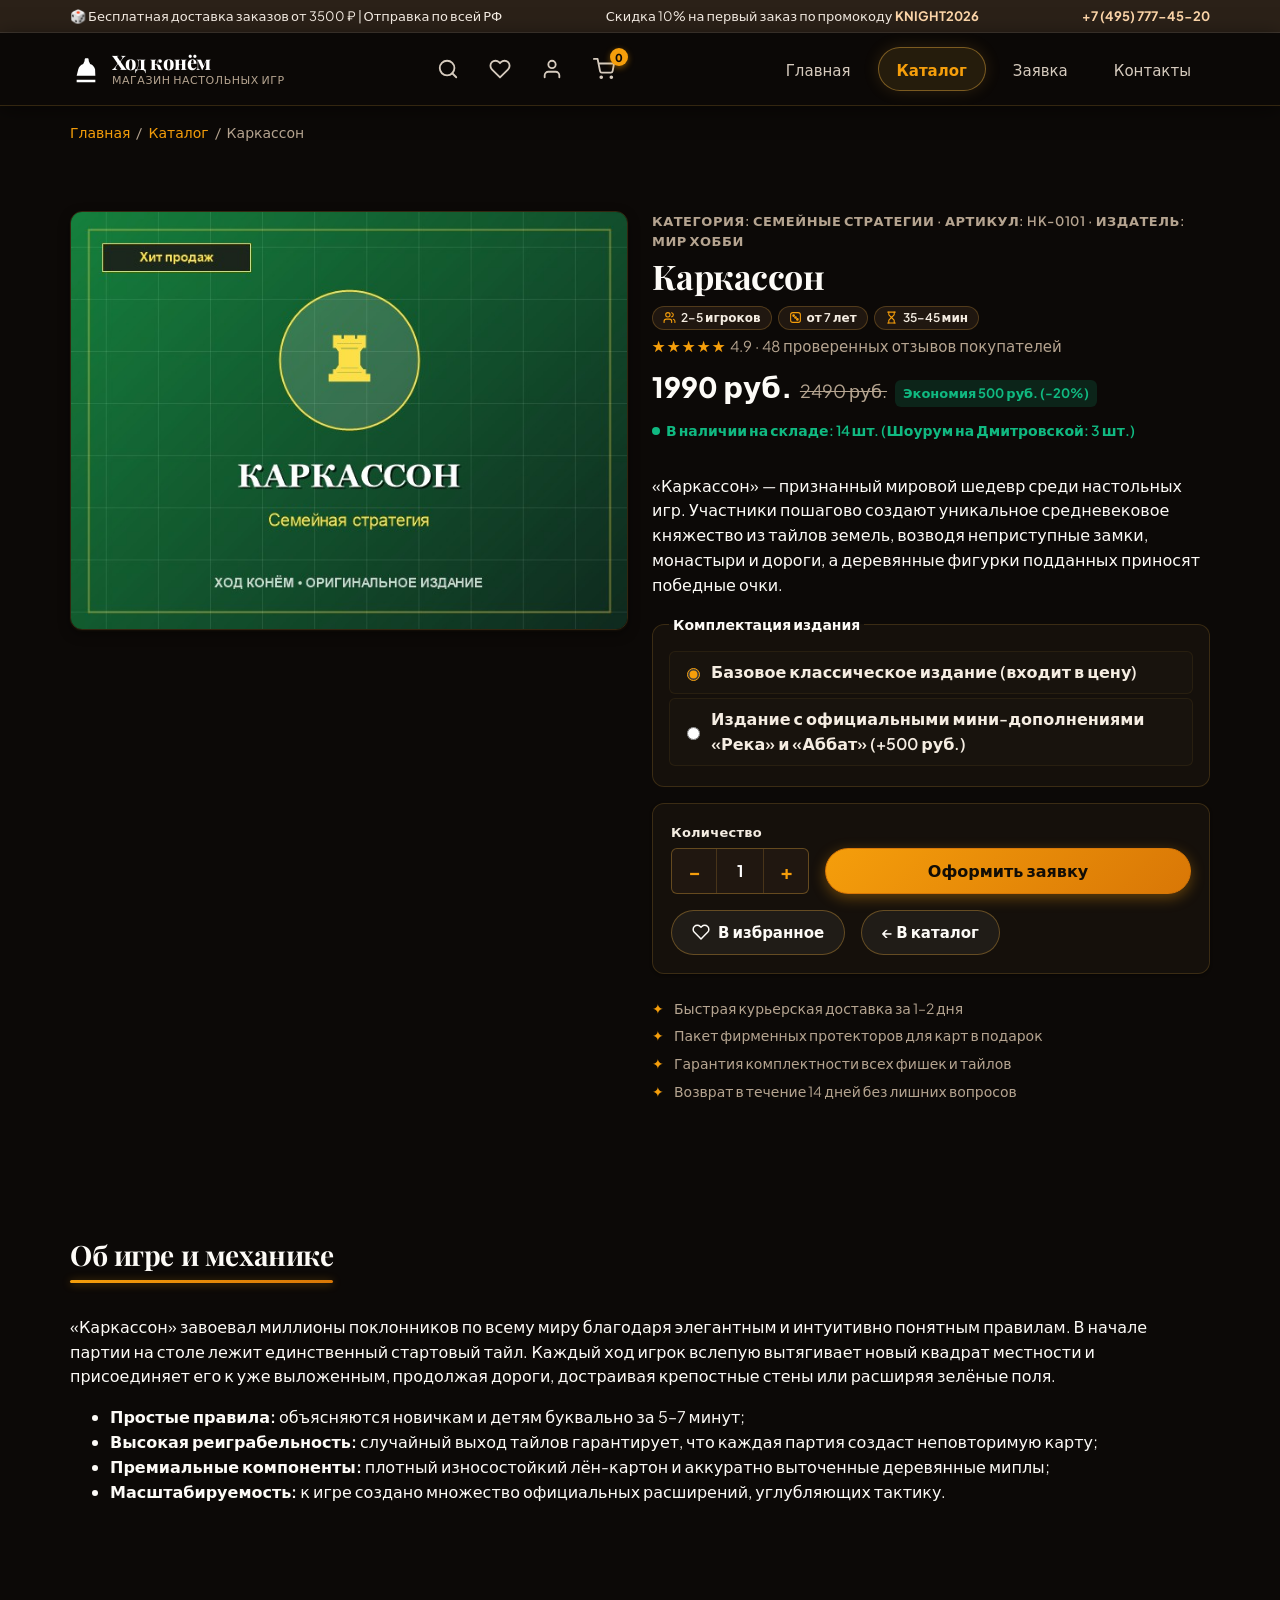
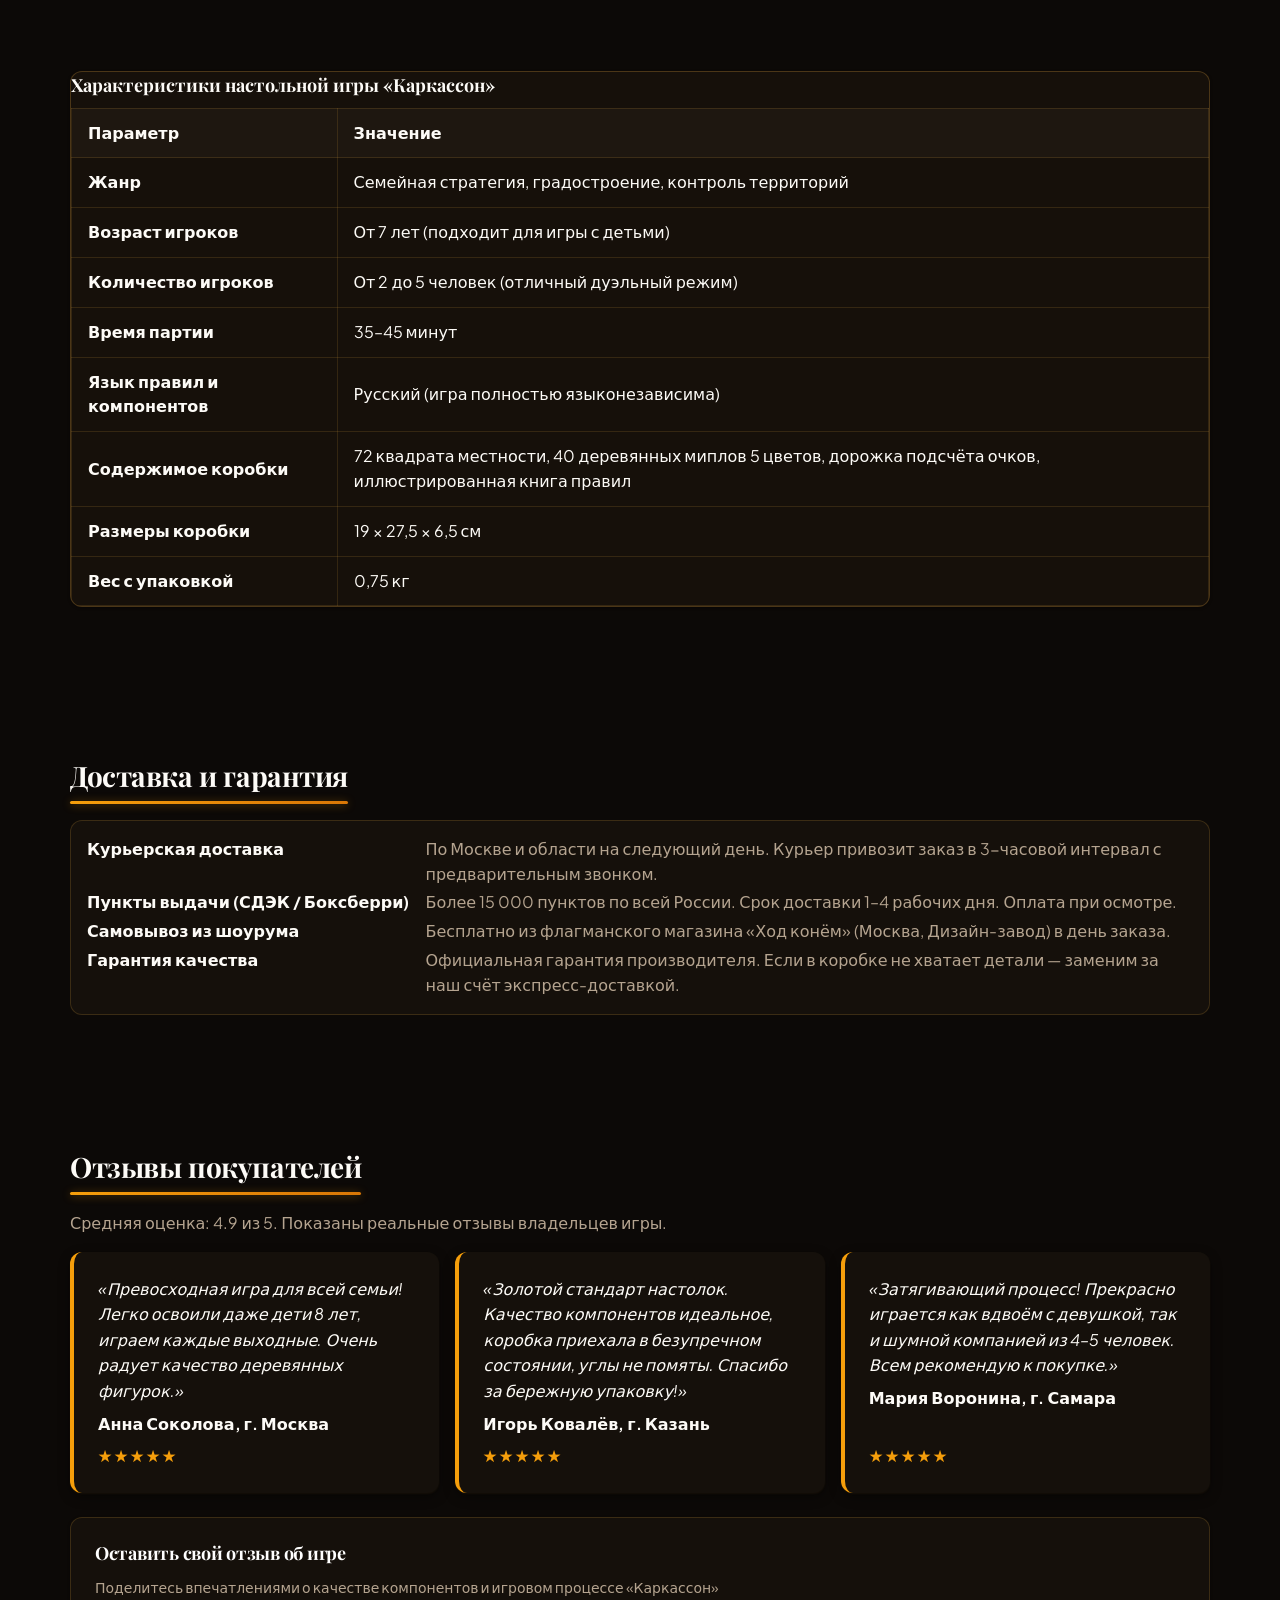
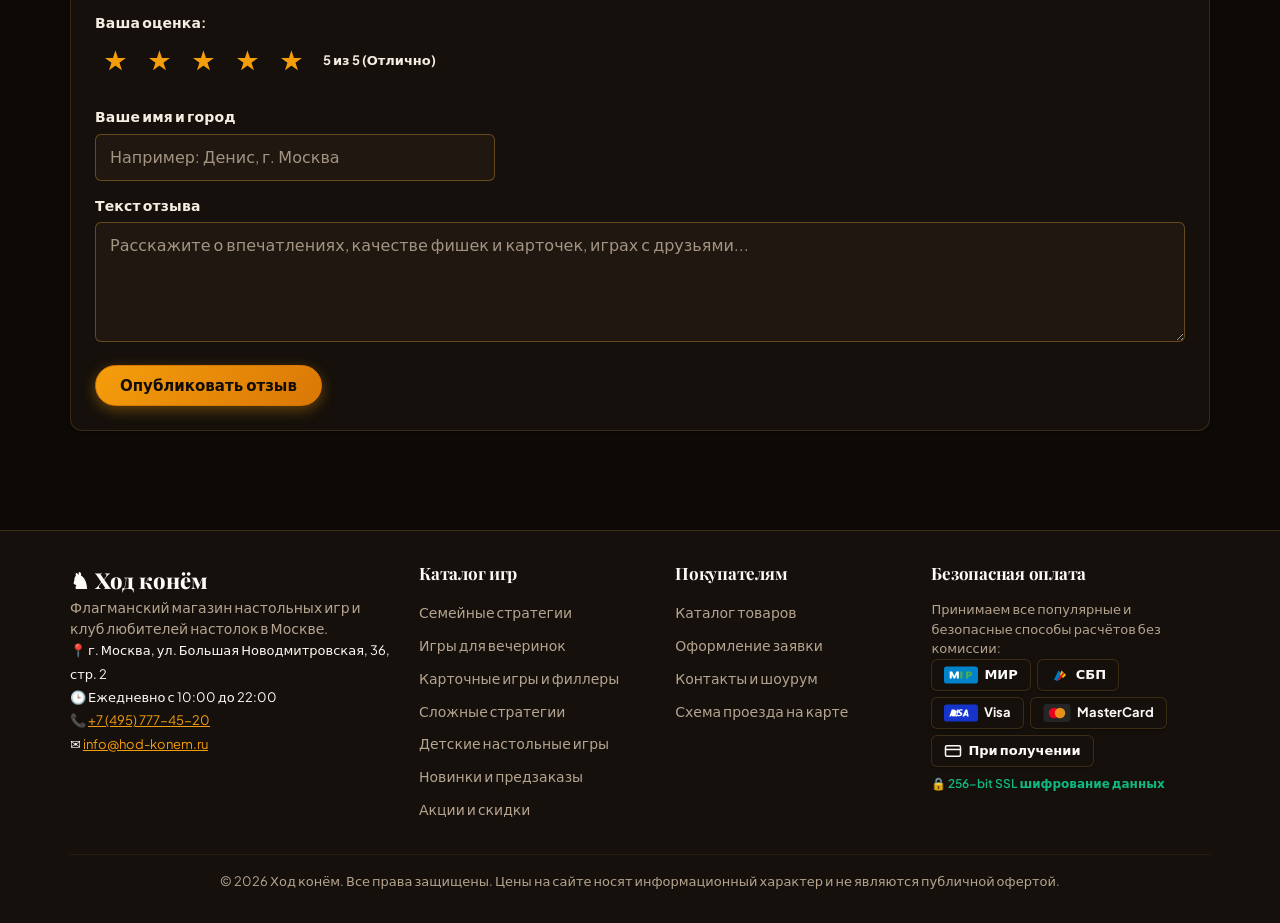
<file: product.html>
<!DOCTYPE html>
<html lang="ru">
<head>
  <meta charset="UTF-8">
  <meta name="viewport" content="width=device-width, initial-scale=1.0">
  <meta name="description" content="Купить настольную игру «Каркассон» в интернет-магазине «Ход конём». Оригинальное лицензионное издание, правила, характеристики, быстрая доставка и отзывы игроков.">
  <title>Настольная игра «Каркассон» — Ход конём</title>
  <link rel="preconnect" href="https://fonts.googleapis.com">
  <link rel="preconnect" href="https://fonts.gstatic.com" crossorigin>
  <link href="https://fonts.googleapis.com/css2?family=Playfair+Display:ital,wght@0,700;0,800;0,900;1,700&family=Plus+Jakarta+Sans:wght@400;500;600;700&display=swap" rel="stylesheet">
  <link rel="stylesheet" href="css/style.css">
  <link rel="stylesheet" href="css/responsive.css">
</head>
<body>
  <a class="skip-link" href="#main-content">Перейти к содержимому</a>
  <!-- Информационная полоса магазина -->
  <aside class="top-announcement" aria-label="Специальные предложения и доставка">
    <div class="top-announcement__inner">
      <span>🎲 Бесплатная доставка заказов от 3500 ₽ | Отправка по всей РФ</span>
      <span class="top-announcement__promo">Скидка 10% на первый заказ по промокоду <strong>KNIGHT2026</strong></span>
      <a class="top-announcement__phone" href="tel:+74957774520">+7 (495) 777-45-20</a>
    </div>
  </aside>

  <header class="site-header" id="top">
    <div class="site-header__inner">
      <a class="site-header__logo" href="index.html">
        <svg class="site-header__logo-icon" width="32" height="32" viewBox="0 0 24 24" fill="currentColor" aria-hidden="true">
          <path d="M19 22H5v-2h14v2M17.5 12c-.3 0-.5-.2-.5-.5 0-1.1-.9-2-2-2-.3 0-.5-.2-.5-.5s.2-.5.5-.5c1.7 0 3 1.3 3 3 0 .3-.2.5-.5.5M19 17H5l1.2-4.8c.5-1.9 1.9-3.4 3.7-4l.6-1.2C10.8 6.4 11 5.7 11 5c0-.6.4-1 1-1h1c.6 0 1 .4 1 1 0 .7.2 1.4.5 2l.6 1.2c1.8.6 3.2 2.1 3.7 4L19 17z"/>
        </svg>
        <span class="site-header__logo-text">
          <span class="site-header__brand">Ход конём</span>
          <span class="site-header__tagline">Магазин настольных игр</span>
        </span>
      </a>

      <!-- Главная навигация: 4 полные страницы без якорей -->
      <nav class="site-nav" aria-label="Основная навигация">
        <ul class="site-nav__list">
          <li class="site-nav__item">
            <a class="site-nav__link" href="index.html">Главная</a>
          </li>
          <li class="site-nav__item">
            <a class="site-nav__link site-nav__link--active" href="catalog.html">Каталог</a>
          </li>
          <li class="site-nav__item">
            <a class="site-nav__link" href="order.html">Заявка</a>
          </li>
          <li class="site-nav__item">
            <a class="site-nav__link" href="contacts.html">Контакты</a>
          </li>
        </ul>
      </nav>

      <div class="site-header__actions">
        <a class="header-action-icon" href="catalog.html" aria-label="Поиск по каталогу" title="Поиск">
          <svg width="22" height="22" viewBox="0 0 24 24" fill="none" stroke="currentColor" stroke-width="2" stroke-linecap="round" stroke-linejoin="round">
            <circle cx="11" cy="11" r="8"></circle>
            <line x1="21" y1="21" x2="16.65" y2="16.65"></line>
          </svg>
        </a>
        <button class="header-action-icon header-action-icon--wishlist" type="button" aria-label="Избранное" title="Избранные игры" id="header-wishlist-btn">
          <svg width="22" height="22" viewBox="0 0 24 24" fill="none" stroke="currentColor" stroke-width="2" stroke-linecap="round" stroke-linejoin="round">
            <path d="M20.84 4.61a5.5 5.5 0 0 0-7.78 0L12 5.67l-1.06-1.06a5.5 5.5 0 0 0-7.78 7.78l1.06 1.06L12 21.23l7.78-7.78 1.06-1.06a5.5 5.5 0 0 0 0-7.78z"></path>
          </svg>
          <span class="header-wishlist-badge" id="wishlist-badge" style="display: none;">0</span>
        </button>
        <button class="header-action-icon header-action-icon--profile" type="button" aria-label="Личный кабинет" title="Личный кабинет" id="header-profile-btn">
          <svg width="22" height="22" viewBox="0 0 24 24" fill="none" stroke="currentColor" stroke-width="2" stroke-linecap="round" stroke-linejoin="round">
            <path d="M20 21v-2a4 4 0 0 0-4-4H8a4 4 0 0 0-4 4v2"></path>
            <circle cx="12" cy="7" r="4"></circle>
          </svg>
        </button>
        <a class="header-action-icon header-action-icon--cart" href="order.html" aria-label="Корзина: 0 товаров" title="Корзина">
          <svg width="22" height="22" viewBox="0 0 24 24" fill="none" stroke="currentColor" stroke-width="2" stroke-linecap="round" stroke-linejoin="round">
            <circle cx="9" cy="21" r="1"></circle>
            <circle cx="20" cy="21" r="1"></circle>
            <path d="M1 1h4l2.68 13.39a2 2 0 0 0 2 1.61h9.72a2 2 0 0 0 2-1.61L23 6H6"></path>
          </svg>
          <span class="header-cart-badge" aria-hidden="true">0</span>
        </a>
      </div>
    </div>
  </header>

  <main id="main-content">
    <nav class="breadcrumbs" aria-label="Хлебные крошки">
      <a class="breadcrumbs__link" href="index.html">Главная</a>
      <a class="breadcrumbs__link" href="catalog.html">Каталог</a>
      <span class="breadcrumbs__current">Каркассон</span>
    </nav>

    <!-- Основной блок товара -->
    <section class="product section">
      <img
        class="product__image"
        src="images/product-1.jpg"
        alt="Настольная игра «Каркассон»: коробка и компоненты"
        width="640"
        height="480"
      >

      <div class="product__info">
        <p class="product__category">Категория: семейные стратегии · Артикул: HK-0101 · Издатель: Мир Хобби</p>
        <h1 class="product__title">Каркассон</h1>

        <ul class="product-card__features" aria-label="Параметры настольной игры">
          <li><svg class="product-card__feature-icon" width="13" height="13" viewBox="0 0 24 24" fill="none" stroke="currentColor" stroke-width="2" stroke-linecap="round" stroke-linejoin="round" aria-hidden="true"><path d="M16 21v-2a4 4 0 0 0-4-4H6a4 4 0 0 0-4 4v2"/><circle cx="9" cy="7" r="4"/><path d="M22 21v-2a4 4 0 0 0-3-3.87"/><path d="M16 3.13a4 4 0 0 1 0 7.75"/></svg> 2–5 игроков</li>
          <li><svg class="product-card__feature-icon" width="13" height="13" viewBox="0 0 24 24" fill="none" stroke="currentColor" stroke-width="2" stroke-linecap="round" stroke-linejoin="round" aria-hidden="true"><rect width="18" height="18" x="3" y="3" rx="4" ry="4"/><circle cx="8.5" cy="8.5" r="1.5" fill="currentColor"/><circle cx="15.5" cy="15.5" r="1.5" fill="currentColor"/><circle cx="12" cy="12" r="1.5" fill="currentColor"/></svg> от 7 лет</li>
          <li><svg class="product-card__feature-icon" width="13" height="13" viewBox="0 0 24 24" fill="none" stroke="currentColor" stroke-width="2" stroke-linecap="round" stroke-linejoin="round" aria-hidden="true"><path d="M5 22h14"/><path d="M5 2h14"/><path d="M17 22v-4.172a2 2 0 0 0-.586-1.414L12 12l-4.414 4.414A2 2 0 0 0 7 17.828V22"/><path d="M7 2v4.172a2 2 0 0 0 .586 1.414L12 12l4.414-4.414A2 2 0 0 0 17 6.172V2"/></svg> 35–45 мин</li>
        </ul>

        <p class="product__rating">
          <span role="img" aria-label="Оценка 5 из 5">★★★★★</span>
          4.9 · 48 проверенных отзывов покупателей
        </p>

        <p class="product__price">
          1990 руб.
          <s class="product__old-price">2490 руб.</s>
          <span class="product__save">Экономия 500 руб. (-20%)</span>
        </p>

        <p class="product__stock product__stock--in">В наличии на складе: 14 шт. (Шоурум на Дмитровской: 3 шт.)</p>

        <p class="product__description">
          «Каркассон» — признанный мировой шедевр среди настольных игр. Участники пошагово
          создают уникальное средневековое княжество из тайлов земель, возводя неприступные
          замки, монастыри и дороги, а деревянные фигурки подданных приносят победные очки.
        </p>

        <fieldset class="product__options">
          <legend>Комплектация издания</legend>
          <label class="product__option">
            <input type="radio" name="bundle" value="standard" checked> Базовое классическое издание (входит в цену)
          </label>
          <label class="product__option">
            <input type="radio" name="bundle" value="extended"> Издание с официальными мини-дополнениями «Река» и «Аббат» (+500 руб.)
          </label>
        </fieldset>

        <div class="product__buy">
          <div class="product__quantity-wrapper">
            <label class="product__quantity-label" for="quantity">Количество</label>
            <div class="stepper" role="group" aria-label="Выбор количества товара">
              <button type="button" class="stepper__btn stepper__btn--decrease" aria-label="Уменьшить количество" onclick="const q = document.getElementById('quantity'); if (parseInt(q.value) > parseInt(q.min || 1)) { q.value = parseInt(q.value) - 1; }">−</button>
              <input class="stepper__input" id="quantity" name="quantity" type="number" min="1" max="14" value="1" readonly>
              <button type="button" class="stepper__btn stepper__btn--increase" aria-label="Увеличить количество" onclick="const q = document.getElementById('quantity'); if (parseInt(q.value) < parseInt(q.max || 14)) { q.value = parseInt(q.value) + 1; }">+</button>
            </div>
          </div>
          <a class="button button--primary" href="order.html">Оформить заявку</a>
          <button class="button button--secondary" type="button" data-id="carcassonne" id="product-page-fav-btn" style="display: inline-flex; align-items: center; justify-content: center; gap: 8px;">
            <svg width="18" height="18" viewBox="0 0 24 24" fill="none" stroke="currentColor" stroke-width="2" stroke-linecap="round" stroke-linejoin="round" aria-hidden="true">
              <path d="M20.84 4.61a5.5 5.5 0 0 0-7.78 0L12 5.67l-1.06-1.06a5.5 5.5 0 0 0-7.78 7.78l1.06 1.06L12 21.23l7.78-7.78 1.06-1.06a5.5 5.5 0 0 0 0-7.78z"></path>
            </svg>
            <span id="product-page-fav-text">В избранное</span>
          </button>
          <a class="button button--secondary" href="catalog.html">← В каталог</a>
        </div>

        <ul class="product__perks">
          <li>Быстрая курьерская доставка за 1–2 дня</li>
          <li>Пакет фирменных протекторов для карт в подарок</li>
          <li>Гарантия комплектности всех фишек и тайлов</li>
          <li>Возврат в течение 14 дней без лишних вопросов</li>
        </ul>
      </div>
    </section>

    <!-- Подробное описание игрового процесса -->
    <section class="section">
      <h2 class="section__title">Об игре и механике</h2>
      <p>
        «Каркассон» завоевал миллионы поклонников по всему миру благодаря элегантным и интуитивно понятным правилам.
        В начале партии на столе лежит единственный стартовый тайл. Каждый ход игрок вслепую вытягивает новый квадрат местности
        и присоединяет его к уже выложенным, продолжая дороги, достраивая крепостные стены или расширяя зелёные поля.
      </p>
      <ul>
        <li><strong>Простые правила:</strong> объясняются новичкам и детям буквально за 5–7 минут;</li>
        <li><strong>Высокая реиграбельность:</strong> случайный выход тайлов гарантирует, что каждая партия создаст неповторимую карту;</li>
        <li><strong>Премиальные компоненты:</strong> плотный износостойкий лён-картон и аккуратно выточенные деревянные миплы;</li>
        <li><strong>Масштабируемость:</strong> к игре создано множество официальных расширений, углубляющих тактику.</li>
      </ul>
    </section>

    <!-- Характеристики -->
    <section class="section">
      <div class="table-wrapper">
        <table class="product-table">
          <caption>Характеристики настольной игры «Каркассон»</caption>
          <thead>
            <tr>
              <th class="product-table__cell product-table__cell--head" scope="col">Параметр</th>
              <th class="product-table__cell product-table__cell--head" scope="col">Значение</th>
            </tr>
          </thead>
          <tbody>
            <tr>
              <th class="product-table__cell" scope="row">Жанр</th>
              <td class="product-table__cell">Семейная стратегия, градостроение, контроль территорий</td>
            </tr>
            <tr>
              <th class="product-table__cell" scope="row">Возраст игроков</th>
              <td class="product-table__cell">От 7 лет (подходит для игры с детьми)</td>
            </tr>
            <tr>
              <th class="product-table__cell" scope="row">Количество игроков</th>
              <td class="product-table__cell">От 2 до 5 человек (отличный дуэльный режим)</td>
            </tr>
            <tr>
              <th class="product-table__cell" scope="row">Время партии</th>
              <td class="product-table__cell">35–45 минут</td>
            </tr>
            <tr>
              <th class="product-table__cell" scope="row">Язык правил и компонентов</th>
              <td class="product-table__cell">Русский (игра полностью языконезависима)</td>
            </tr>
            <tr>
              <th class="product-table__cell" scope="row">Содержимое коробки</th>
              <td class="product-table__cell">72 квадрата местности, 40 деревянных миплов 5 цветов, дорожка подсчёта очков, иллюстрированная книга правил</td>
            </tr>
            <tr>
              <th class="product-table__cell" scope="row">Размеры коробки</th>
              <td class="product-table__cell">19 × 27,5 × 6,5 см</td>
            </tr>
            <tr>
              <th class="product-table__cell" scope="row">Вес с упаковкой</th>
              <td class="product-table__cell">0,75 кг</td>
            </tr>
          </tbody>
        </table>
      </div>
    </section>

    <!-- Доставка и условия -->
    <section class="section">
      <h2 class="section__title">Доставка и гарантия</h2>
      <dl class="product-info-list">
        <dt>Курьерская доставка</dt>
        <dd>По Москве и области на следующий день. Курьер привозит заказ в 3-часовой интервал с предварительным звонком.</dd>
        <dt>Пункты выдачи (СДЭК / Боксберри)</dt>
        <dd>Более 15 000 пунктов по всей России. Срок доставки 1–4 рабочих дня. Оплата при осмотре.</dd>
        <dt>Самовывоз из шоурума</dt>
        <dd>Бесплатно из флагманского магазина «Ход конём» (Москва, Дизайн-завод) в день заказа.</dd>
        <dt>Гарантия качества</dt>
        <dd>Официальная гарантия производителя. Если в коробке не хватает детали — заменим за наш счёт экспресс-доставкой.</dd>
      </dl>
    </section>

    <!-- Отзывы покупателей -->
    <section class="section reviews">
      <h2 class="section__title">Отзывы покупателей</h2>
      <p class="reviews__summary">Средняя оценка: 4.9 из 5. Показаны реальные отзывы владельцев игры.</p>

      <div class="reviews__list">
        <article class="review-card">
          <p class="review-card__text">«Превосходная игра для всей семьи! Легко освоили даже дети 8 лет, играем каждые выходные. Очень радует качество деревянных фигурок.»</p>
          <p class="review-card__author">Анна Соколова, г. Москва</p>
          <span class="review-card__rating" role="img" aria-label="Оценка 5 из 5">★★★★★</span>
        </article>

        <article class="review-card">
          <p class="review-card__text">«Золотой стандарт настолок. Качество компонентов идеальное, коробка приехала в безупречном состоянии, углы не помяты. Спасибо за бережную упаковку!»</p>
          <p class="review-card__author">Игорь Ковалёв, г. Казань</p>
          <span class="review-card__rating" role="img" aria-label="Оценка 5 из 5">★★★★★</span>
        </article>

        <article class="review-card">
          <p class="review-card__text">«Затягивающий процесс! Прекрасно играется как вдвоём с девушкой, так и шумной компанией из 4–5 человек. Всем рекомендую к покупке.»</p>
          <p class="review-card__author">Мария Воронина, г. Самара</p>
          <span class="review-card__rating" role="img" aria-label="Оценка 5 из 5">★★★★★</span>
        </article>
      </div>

      <!-- Форма добавления отзыва с интерактивными звёздочками -->
      <div class="review-form-card" id="add-review-section">
        <h3 class="review-form-card__title">Оставить свой отзыв об игре</h3>
        <p style="margin: 0 0 14px; font-size: 14px; color: var(--color-muted);">Поделитесь впечатлениями о качестве компонентов и игровом процессе «Каркассон»</p>
        <form class="review-form" id="new-review-form">
          <div style="margin-bottom: 14px;">
            <label class="order-form__label" style="display: block; margin-bottom: 6px;">Ваша оценка:</label>
            <div class="star-rating" id="star-rating" role="radiogroup" aria-label="Рейтинг игры">
              <button type="button" class="star-rating__star star-rating__star--active" data-value="1" aria-label="1 звезда" aria-checked="false">★</button>
              <button type="button" class="star-rating__star star-rating__star--active" data-value="2" aria-label="2 звезды" aria-checked="false">★</button>
              <button type="button" class="star-rating__star star-rating__star--active" data-value="3" aria-label="3 звезды" aria-checked="false">★</button>
              <button type="button" class="star-rating__star star-rating__star--active" data-value="4" aria-label="4 звезды" aria-checked="false">★</button>
              <button type="button" class="star-rating__star star-rating__star--active" data-value="5" aria-label="5 звёзд" aria-checked="true">★</button>
              <span class="star-rating__hint" id="star-rating-hint">5 из 5 (Отлично)</span>
            </div>
            <input type="hidden" name="rating" id="selected-rating" value="5">
          </div>

          <div style="margin-bottom: 14px;">
            <label class="order-form__label" for="review-author" style="display: block; margin-bottom: 6px;">Ваше имя и город</label>
            <input class="order-form__input" type="text" id="review-author" name="author" placeholder="Например: Денис, г. Москва" required style="width: 100%; max-width: 400px; padding: 10px 14px; background: #201710; color: #ffffff; border: 1.5px solid rgba(229, 169, 60, 0.35); border-radius: var(--radius-sm);">
          </div>

          <div style="margin-bottom: 16px;">
            <label class="order-form__label" for="review-text" style="display: block; margin-bottom: 6px;">Текст отзыва</label>
            <textarea class="order-form__textarea" id="review-text" name="text" rows="3" placeholder="Расскажите о впечатлениях, качестве фишек и карточек, играх с друзьями..." required style="width: 100%; padding: 10px 14px; background: #201710; color: #ffffff; border: 1.5px solid rgba(229, 169, 60, 0.35); border-radius: var(--radius-sm);"></textarea>
          </div>

          <button class="button button--primary" type="submit" style="padding: 10px 24px; font-weight: 700;">Опубликовать отзыв</button>
        </form>
      </div>
    </section>
  </main>

  <!-- Полноценный четырёхколоночный футер: телефон и почта ведут в контакты, графические иконки оплаты -->
  <footer class="site-footer">
    <div class="site-footer__inner">
      <div class="site-footer__grid">
        <div class="site-footer__col">
          <p class="site-footer__brand">♞ Ход конём</p>
          <p class="site-footer__tagline">Флагманский магазин настольных игр и клуб любителей настолок в Москве.</p>
          <p class="site-footer__info">
            📍 г. Москва, ул. Большая Новодмитровская, 36, стр. 2<br>
            🕒 Ежедневно с 10:00 до 22:00<br>
            📞 <a href="tel:+74957774520">+7 (495) 777-45-20</a><br>
            ✉️ <a href="mailto:info@hod-konem.ru">info@hod-konem.ru</a>
          </p>
        </div>

        <div class="site-footer__col">
          <h3 class="site-footer__title">Каталог игр</h3>
          <ul class="site-footer__links">
            <li><a href="catalog.html">Семейные стратегии</a></li>
            <li><a href="catalog.html">Игры для вечеринок</a></li>
            <li><a href="catalog.html">Карточные игры и филлеры</a></li>
            <li><a href="catalog.html">Сложные стратегии</a></li>
            <li><a href="catalog.html">Детские настольные игры</a></li>
            <li><a href="catalog.html">Новинки и предзаказы</a></li>
            <li><a href="catalog.html">Акции и скидки</a></li>
          </ul>
        </div>

        <div class="site-footer__col">
          <h3 class="site-footer__title">Покупателям</h3>
          <ul class="site-footer__links">
            <li><a href="catalog.html">Каталог товаров</a></li>
            <li><a href="order.html">Оформление заявки</a></li>
            <li><a href="contacts.html">Контакты и шоурум</a></li>
            <li><a href="contacts.html">Схема проезда на карте</a></li>
          </ul>
        </div>

        <div class="site-footer__col">
          <h3 class="site-footer__title">Безопасная оплата</h3>
          <p class="site-footer__desc">Принимаем все популярные и безопасные способы расчётов без комиссии:</p>
          <div class="payment-badges" aria-label="Способы оплаты">
            <span class="payment-badge" title="Платёжная система МИР">
              <svg width="34" height="18" viewBox="0 0 48 24" fill="none" aria-hidden="true">
                <rect width="48" height="24" rx="4" fill="#0083ca"/>
                <path d="M8 7h3.5l3 6.5 3-6.5h3.5v10h-3v-5.5l-2.5 5.5h-2L11 11.5V17H8V7z" fill="#ffffff"/>
                <path d="M23 7h3v10h-3V7zm8 0h4.5c2.5 0 4 1.5 4 3.5s-1.5 3.5-4 3.5H34v3h-3V7zm3 4.5h1.5c.8 0 1.5-.4 1.5-1s-.7-1-1.5-1H34v2z" fill="#4bae4f"/>
              </svg>
              МИР
            </span>
            <span class="payment-badge" title="Система быстрых платежей">
              <svg width="20" height="18" viewBox="0 0 24 24" fill="none" aria-hidden="true">
                <path d="M4 18l6-12 4 4-6 10-4-2z" fill="#0079C2"/>
                <path d="M14 6l6 6-4 4-4-4 2-6z" fill="#FFCC00"/>
                <path d="M8 20l4-2 6-8-2-2-8 12z" fill="#E41F26"/>
              </svg>
              СБП
            </span>
            <span class="payment-badge" title="Visa">
              <svg width="34" height="18" viewBox="0 0 48 24" fill="none" aria-hidden="true">
                <rect width="48" height="24" rx="4" fill="#1434cb"/>
                <path d="M16 17l2.5-10h2.5L18.5 17H16zm10.5-9.8c-.5-.2-1.3-.4-2.3-.4-2.5 0-4.3 1.3-4.3 3.2 0 1.4 1.3 2.2 2.2 2.7 1 .5 1.3.8 1.3 1.2 0 .7-.8 1-1.6 1-.9 0-1.5-.1-2.3-.5l-.3-.2-.3 1.9c.5.2 1.5.4 2.5.4 2.7 0 4.5-1.3 4.5-3.3 0-1.1-.7-2-2.2-2.7-.9-.5-1.5-.8-1.5-1.3 0-.4.5-.9 1.5-.9.8 0 1.4.2 1.8.4l.2.1.3-1.6zm6.8-.2h-2c-.6 0-1 .2-1.3.9L26 17h2.6l.5-1.5h3.2l.3 1.5h2.3l-2-10zm-2.5 6.6l1-2.8.6 2.8h-1.6zM13.7 7H11l-3.5 10h2.6l.5-1.5h.3c.3.5 1.2 1.5 2.8 1.5 2.4 0 4.3-2 4.3-5 0-3.3-2.1-5-4.3-5z" fill="#ffffff"/>
              </svg>
              Visa
            </span>
            <span class="payment-badge" title="MasterCard">
              <svg width="28" height="18" viewBox="0 0 36 24" fill="none" aria-hidden="true">
                <rect width="36" height="24" rx="4" fill="#252525"/>
                <circle cx="14" cy="12" r="7" fill="#eb001b"/>
                <circle cx="22" cy="12" r="7" fill="#f79e1b" fill-opacity="0.9"/>
              </svg>
              MasterCard
            </span>
            <span class="payment-badge" title="Оплата при получении курьеру">
              <svg width="18" height="18" viewBox="0 0 24 24" fill="none" stroke="currentColor" stroke-width="2" stroke-linecap="round" stroke-linejoin="round" aria-hidden="true">
                <rect x="2" y="5" width="20" height="14" rx="2"/>
                <line x1="2" y1="10" x2="22" y2="10"/>
              </svg>
              При получении
            </span>
          </div>
          <p class="site-footer__security">🔒 256-bit SSL шифрование данных</p>
        </div>
      </div>

      <div class="site-footer__bottom">
        <p>&copy; 2026 Ход конём. Все права защищены. Цены на сайте носят информационный характер и не являются публичной офертой.</p>
      </div>
    </div>
  </footer>

  <a class="to-top" href="#" onclick="window.scrollTo({top: 0, behavior: 'smooth'}); return false;" aria-label="Вернуться наверх страницы" title="Наверх">
    <svg class="to-top__icon" width="20" height="20" viewBox="0 0 24 24" fill="currentColor" aria-hidden="true">
      <path d="M12 3.2a1.2 1.2 0 0 1 .85.35l7.6 7.6a1.2 1.2 0 0 1-.85 2.05H15v7.6a1.2 1.2 0 0 1-1.2 1.2h-3.6a1.2 1.2 0 0 1-1.2-1.2V13.2H4.4a1.2 1.2 0 0 1-.85-2.05l7.6-7.6a1.2 1.2 0 0 1 .85-.35z"/>
    </svg>
    <span class="to-top__text">Наверх</span>
  </a>

  <!-- Модальное окно: Личный кабинет покупателя -->
  <dialog class="profile-dialog" id="profile-dialog" aria-labelledby="profile-user-name">
    <div class="profile-dialog__header">
      <div class="profile-dialog__user-wrap">
        <div class="profile-dialog__avatar" aria-hidden="true">
          <svg width="28" height="28" viewBox="0 0 24 24" fill="none" stroke="currentColor" stroke-width="2" stroke-linecap="round" stroke-linejoin="round">
            <path d="M20 21v-2a4 4 0 0 0-4-4H8a4 4 0 0 0-4 4v2"></path>
            <circle cx="12" cy="7" r="4"></circle>
          </svg>
        </div>
        <div>
          <h3 class="profile-dialog__name" id="profile-user-name">Александр Волков</h3>
          <span class="profile-dialog__badge">
            <svg width="14" height="14" viewBox="0 0 24 24" fill="currentColor" aria-hidden="true">
              <polygon points="12 2 15.09 8.26 22 9.27 17 14.14 18.18 21.02 12 17.77 5.82 21.02 7 14.14 2 9.27 8.91 8.26 12 2"></polygon>
            </svg>
            Магистр настолок
          </span>
        </div>
      </div>
      <button class="profile-dialog__close" type="button" aria-label="Закрыть профиль" onclick="document.getElementById('profile-dialog').close()">×</button>
    </div>

    <div class="profile-dialog__stat-box">
      <div class="profile-stat-item">
        <span class="profile-stat-item__value">500 ₽</span>
        <span class="profile-stat-item__label">Бонусный счёт</span>
      </div>
      <div class="profile-stat-item">
        <span class="profile-stat-item__value">7%</span>
        <span class="profile-stat-item__label">Клубная скидка</span>
      </div>
      <div class="profile-stat-item">
        <span class="profile-stat-item__value" id="profile-wishlist-count">0</span>
        <span class="profile-stat-item__label">В вишлисте</span>
      </div>
    </div>

    <h4 class="profile-dialog__section-title">
      <svg width="16" height="16" viewBox="0 0 24 24" fill="none" stroke="currentColor" stroke-width="2" stroke-linecap="round" stroke-linejoin="round" aria-hidden="true">
        <rect x="2" y="3" width="20" height="14" rx="2" ry="2"></rect>
        <line x1="8" y1="21" x2="16" y2="21"></line>
        <line x1="12" y1="17" x2="12" y2="21"></line>
      </svg>
      Последний заказ
    </h4>
    <div class="profile-order-card">
      <div class="profile-order-card__header">
        <span class="profile-order-card__id">Заказ №ХК-8492</span>
        <span class="profile-order-card__status">Доставлен</span>
      </div>
      <p class="profile-order-card__details">«Покорение Марса», «Кодовые имена» • 5 480 ₽ (оплачен картой онлайн)</p>
    </div>

    <h4 class="profile-dialog__section-title">
      <svg width="16" height="16" viewBox="0 0 24 24" fill="none" stroke="currentColor" stroke-width="2" stroke-linecap="round" stroke-linejoin="round" aria-hidden="true">
        <path d="M21 10c0 7-9 13-9 13s-9-6-9-13a9 9 0 0 1 18 0z"></path>
        <circle cx="12" cy="10" r="3"></circle>
      </svg>
      Основной адрес доставки
    </h4>
    <p style="margin: 0 0 16px; font-size: 14px; color: var(--color-muted);">г. Москва, ул. Арбат, д. 24, кв. 12 (домофон 12В)</p>

    <div class="profile-dialog__footer">
      <a class="button button--secondary" href="catalog.html?filter=wishlist" style="flex: 1; text-align: center; text-decoration: none;">Мой вишлист</a>
      <button class="button button--primary" type="button" style="flex: 1;" onclick="document.getElementById('profile-dialog').close()">Готово</button>
    </div>
  </dialog>

  <script src="js/main.js" defer></script>
  <script src="js/product.js" defer></script>
</body>
</html>
</file>
<file: css/style.css>
/* ==========================================================================
   Ход конём — интернет-магазин настольных игр
   Основной файл стилей (style.css)
   ========================================================================== */

@import url('https://fonts.googleapis.com/css2?family=Playfair+Display:ital,wght@0,700;0,800;0,900;1,700&family=Plus+Jakarta+Sans:wght@400;500;600;700&display=swap');

/* ===============================
   1. Переменные проекта (Design Tokens)
   =============================== */

:root {
  /* Фирменная тёмная палитра: глубокие тона тёмного дерева, шоколада и тёплого янтаря */
  --color-bg: #0c0907;
  --color-surface: #15100b;
  --color-surface-accent: #1e1710;
  --color-surface-soft: #18130d;
  --color-surface-hover: #261d15;

  /* Основной акцент: благородное золото и янтарь как на макете */
  --color-primary: #f59e0b;
  --color-primary-dark: #d97706;
  --color-primary-light: #fef3c7;
  --color-primary-glow: rgba(245, 158, 11, 0.35);

  /* Золотой акцент для рейтинга и победных очков */
  --color-accent-gold: #f59e0b;
  --color-accent-gold-bg: rgba(245, 158, 11, 0.15);

  /* Границы и разделители */
  --color-border: rgba(229, 169, 60, 0.18);
  --color-border-light: rgba(229, 169, 60, 0.08);

  /* Текст (высокий контраст WCAG AAA) */
  --color-text: #fdfbf7;
  --color-muted: #b5a490;
  --color-white: #ffffff;

  /* Системные статусы */
  --color-danger: #ef4444;
  --color-danger-bg: rgba(239, 68, 68, 0.15);
  --color-success: #10b981;
  --color-success-bg: rgba(16, 185, 129, 0.15);

  /* Отступы */
  --space-xs: 4px;
  --space-sm: 8px;
  --space-md: 16px;
  --space-lg: 24px;
  --space-xl: 32px;

  /* Скругления */
  --radius-sm: 6px;
  --radius-md: 12px;
  --radius-lg: 20px;
  --radius-full: 9999px;

  /* Размеры контейнера */
  --container-width: 1140px;

  /* Типографика */
  --font-heading: "Playfair Display", Georgia, "Times New Roman", serif;
  --font-body: "Plus Jakarta Sans", system-ui, -apple-system, "Segoe UI", Roboto, "Helvetica Neue", Arial, sans-serif;

  /* Тени (многоуровневая глубина) */
  --shadow-sm: 0 1px 3px rgba(0, 0, 0, 0.4);
  --shadow-card: 0 4px 12px rgba(0, 0, 0, 0.4), 0 1px 2px rgba(229, 169, 60, 0.08);
  --shadow-card-hover: 0 14px 34px rgba(0, 0, 0, 0.6), 0 0 24px rgba(245, 158, 11, 0.2);
  --shadow-button: 0 4px 16px rgba(245, 158, 11, 0.4);
  --shadow-dropdown: 0 16px 36px rgba(0, 0, 0, 0.7);

  /* Переходы */
  --transition: 0.2s cubic-bezier(0.2, 0.8, 0.2, 1);
  --transition-smooth: 0.3s cubic-bezier(0.16, 1, 0.3, 1);
}

/* ===============================
   2. Базовые стили и нормализация
   =============================== */

*,
*::before,
*::after {
  box-sizing: border-box;
}

html {
  scroll-behavior: smooth;
  scroll-padding-top: calc(var(--header-height, 120px) + var(--space-md));
}

body {
  margin: 0;
  font-family: var(--font-body);
  font-size: 16px;
  line-height: 1.55;
  color: var(--color-text);
  background-color: var(--color-bg);
  -webkit-font-smoothing: antialiased;
}

h1,
h2,
h3,
h4 {
  font-family: var(--font-heading);
  color: var(--color-text);
  line-height: 1.25;
  letter-spacing: -0.015em;
  text-wrap: balance;
}

h1 {
  font-size: clamp(28px, 4vw, 38px);
}

h2 {
  font-size: clamp(22px, 3vw, 28px);
}

h3 {
  font-size: clamp(18px, 2.5vw, 22px);
}

main {
  padding: var(--space-lg);
}

:target {
  outline: 2px dashed var(--color-primary);
  outline-offset: 6px;
}

/* Ссылка быстрого перехода к основному контенту (Accessibility Skip-link) */
.skip-link {
  position: absolute;
  left: -9999px;
  top: 12px;
  z-index: 10000;
  padding: 10px 18px;
  border-radius: var(--radius-full);
  background: linear-gradient(135deg, #f59e0b 0%, #d97706 100%);
  color: #120d06;
  font-weight: 700;
  font-size: 14px;
  text-decoration: none;
  box-shadow: 0 6px 20px rgba(0, 0, 0, 0.7);
}

.skip-link:focus {
  left: 16px;
}

/* ===============================
   3. Общие элементы интерфейса
   =============================== */

a {
  color: var(--color-primary);
  text-decoration-skip-ink: auto;
  transition: color var(--transition);
}

a:hover {
  color: var(--color-primary-dark);
}

a:focus-visible,
button:focus-visible,
input:focus-visible,
select:focus-visible,
textarea:focus-visible {
  outline: 2px solid var(--color-primary);
  outline-offset: 3px;
}

/* Базовые стили доступности для форм и диалогов */
input,
select,
textarea,
button {
  font-family: inherit;
  color: var(--color-text);
}

label {
  color: #f5ede2;
  font-weight: 600;
}

dialog {
  color: var(--color-text);
  background-color: var(--color-surface);
}

/* ===============================
   4. Компоненты страницы
   =============================== */

/* Шапка сайта */
.site-header {
  position: sticky;
  top: 0;
  z-index: 100;
  padding: 12px var(--space-lg);
  background-color: rgba(12, 9, 7, 0.94);
  backdrop-filter: blur(12px);
  border-bottom: 1px solid var(--color-border);
  box-shadow: 0 4px 20px rgba(0, 0, 0, 0.5);
}

.site-header__inner {
  max-width: var(--container-width);
  margin: 0 auto;
  display: flex;
  align-items: center;
  justify-content: space-between;
  gap: 20px;
}

/* Фирменный логотип с символом шахматного коня как на макете */
.site-header__logo {
  display: inline-flex;
  align-items: center;
  gap: 12px;
  text-decoration: none;
  color: var(--color-text);
  flex-shrink: 0;
}

.site-header__logo-icon {
  width: 32px;
  height: 32px;
  color: #ffffff;
  flex-shrink: 0;
  transition: transform var(--transition), color var(--transition);
}

.site-header__logo:hover .site-header__logo-icon {
  transform: rotate(-8deg) scale(1.08);
  color: var(--color-primary);
}

.site-header__logo-text {
  display: flex;
  flex-direction: column;
}

.site-header__brand {
  font-family: var(--font-heading);
  font-size: 20px;
  font-weight: 800;
  letter-spacing: -0.01em;
  color: #ffffff;
  line-height: 1.1;
}

.site-header__tagline {
  font-family: var(--font-body);
  font-size: 12px;
  font-weight: 500;
  color: var(--color-muted);
  letter-spacing: 0.03em;
  text-transform: none;
  margin-top: 2px;
}

/* Действия в шапке (поиск, профиль, корзина с бейджем) */
.site-header__actions {
  display: inline-flex;
  align-items: center;
  gap: 8px;
  flex-shrink: 0;
}

.header-action-icon {
  position: relative;
  display: inline-flex;
  align-items: center;
  justify-content: center;
  width: 44px;
  height: 44px;
  color: #d6cbbe;
  border-radius: 50%;
  text-decoration: none;
  background: transparent;
  border: none;
  padding: 0;
  cursor: pointer;
  font: inherit;
  transition: all var(--transition);
}

.header-action-icon:hover {
  color: var(--color-primary);
  background-color: rgba(245, 158, 11, 0.12);
  transform: translateY(-1px);
}

.header-cart-badge {
  position: absolute;
  top: 1px;
  right: -2px;
  display: inline-flex;
  align-items: center;
  justify-content: center;
  min-width: 18px;
  height: 18px;
  padding: 0 4px;
  border-radius: var(--radius-full);
  background-color: var(--color-primary);
  color: #0c0907;
  font-size: 11px;
  font-weight: 800;
  line-height: 1;
  box-shadow: 0 2px 6px rgba(245, 158, 11, 0.45);
}

/* Навигация в стиле pill-меню из макета */
.site-nav__list {
  display: flex;
  flex-wrap: wrap;
  justify-content: center;
  align-items: center;
  gap: 8px;
  padding: 0;
  margin: 0;
  list-style: none;
}

.site-nav__item {
  margin-bottom: 0;
}

.site-nav__link {
  display: inline-flex;
  align-items: center;
  padding: 8px 18px;
  color: #d6cbbe;
  font-size: 15px;
  font-weight: 500;
  text-decoration: none;
  border-radius: var(--radius-full);
  border: 1px solid transparent;
  transition: all var(--transition);
}

.site-nav__link:hover {
  color: #f59e0b;
  background-color: rgba(245, 158, 11, 0.08);
}

/* Активная страница: золотая плашка в виде пилюли */
.site-nav__link--active,
.site-nav__link--active:hover {
  color: #f59e0b;
  background: rgba(229, 169, 60, 0.12);
  border: 1px solid rgba(229, 169, 60, 0.45);
  box-shadow: 0 0 16px rgba(229, 169, 60, 0.15);
  font-weight: 600;
}

/* Хлебные крошки */
.breadcrumbs {
  max-width: var(--container-width);
  margin: 0 auto var(--space-md);
  font-size: 14px;
  color: var(--color-muted);
}

.breadcrumbs__link {
  color: var(--color-primary);
  text-decoration: none;
}

.breadcrumbs__link:hover {
  text-decoration: underline;
}

.breadcrumbs__current::before,
.breadcrumbs__link + .breadcrumbs__link::before {
  content: " / ";
  color: var(--color-muted);
  padding: 0 4px;
}

/* Главный hero-баннер в точности по стилю присланного макета */
.hero {
  position: relative;
  max-width: var(--container-width);
  margin: 0 auto var(--space-xl);
  padding: clamp(28px, 4vw, 52px);
  background: radial-gradient(circle at 75% 40%, rgba(245, 158, 11, 0.16) 0%, transparent 65%),
              radial-gradient(circle at 20% 35%, rgba(245, 158, 11, 0.08) 0%, transparent 50%),
              linear-gradient(135deg, #18120b 0%, #120e0a 60%, #0c0907 100%);
  border: 1px solid rgba(245, 158, 11, 0.25);
  border-radius: var(--radius-lg);
  box-shadow: 0 20px 50px rgba(0, 0, 0, 0.65), 0 0 35px rgba(245, 158, 11, 0.1);
  overflow: hidden;
}

.hero__content {
  display: flex;
  flex-direction: column;
  justify-content: center;
  align-items: flex-start;
  gap: 0;
}

.hero__badge {
  display: inline-flex;
  align-items: center;
  transform: rotate(-7deg);
  transform-origin: bottom left;
  margin-bottom: 2px;
  filter: drop-shadow(0 2px 8px rgba(245, 158, 11, 0.4));
}

.hero__crown-svg {
  display: block;
  overflow: visible;
}

.hero__title {
  display: flex;
  flex-direction: column;
  align-items: flex-start;
  font-family: var(--font-heading);
  font-size: clamp(44px, 6.5vw, 76px);
  line-height: 0.95;
  font-weight: 800;
  color: #fdfbf7;
  letter-spacing: -0.02em;
  margin: 0 0 16px;
  text-shadow: 0 2px 20px rgba(0, 0, 0, 0.6);
}

.hero__title-line {
  display: block;
}

.hero__title-line--second {
  position: relative;
  margin-top: 4px;
}

.hero__swoosh {
  display: block;
  width: clamp(160px, 22vw, 250px);
  height: auto;
  margin-top: 4px;
  filter: drop-shadow(0 2px 8px rgba(245, 158, 11, 0.45));
}

.hero__subtitle {
  font-size: clamp(16px, 1.8vw, 19px);
  color: #d1c5b4;
  line-height: 1.45;
  margin: 0 0 22px;
  max-width: 440px;
}

.hero__actions {
  display: flex;
  align-items: center;
  gap: 12px;
  margin-bottom: 26px;
}

.hero__cta-btn {
  display: inline-flex;
  align-items: center;
  gap: 10px;
  padding: 14px 34px;
  font-size: 16px;
  font-weight: 700;
  color: #140d06;
  background: linear-gradient(135deg, #f59e0b 0%, #e5a93c 50%, #d97706 100%);
  border-radius: var(--radius-full);
  box-shadow: 0 8px 24px rgba(245, 158, 11, 0.4);
  transition: all var(--transition);
}

.hero__cta-btn:hover {
  transform: translateY(-2px);
  box-shadow: 0 12px 32px rgba(245, 158, 11, 0.55);
  color: #0c0907;
}

.hero__features {
  display: flex;
  flex-wrap: wrap;
  align-items: flex-start;
  gap: 20px clamp(16px, 2.8vw, 36px);
  padding-top: 18px;
  border-top: 1px solid rgba(245, 158, 11, 0.18);
  width: 100%;
}

.hero__feature {
  display: flex;
  flex-direction: column;
  align-items: flex-start;
  gap: 8px;
}

.hero__feature-icon {
  display: flex;
  align-items: center;
  justify-content: center;
  width: 28px;
  height: 28px;
  color: #f59e0b;
  flex-shrink: 0;
}

.hero__feature-text {
  font-size: 13px;
  font-weight: 500;
  line-height: 1.35;
  color: #e5dccf;
}

.hero__image {
  width: 100%;
  max-width: 560px;
  height: auto;
  margin-inline: auto;
  border-radius: var(--radius-md);
  display: block;
  object-fit: cover;
  box-shadow: 0 16px 40px rgba(0, 0, 0, 0.6), 0 0 30px rgba(245, 158, 11, 0.14);
  border: 1px solid rgba(245, 158, 11, 0.22);
}

.section {
  max-width: var(--container-width);
  margin: 0 auto var(--space-xl);
}

.section__title {
  margin-top: 0;
  margin-bottom: var(--space-md);
  position: relative;
  display: inline-block;
}

.section__title::after {
  content: "";
  display: block;
  width: 100%;
  height: 3px;
  background: linear-gradient(90deg, #f59e0b 0%, #d97706 100%);
  border-radius: var(--radius-full);
  margin-top: 8px;
  box-shadow: 0 1px 8px rgba(245, 158, 11, 0.4);
}

/* Список преимуществ */
.advantages-list {
  display: grid;
  grid-template-columns: repeat(auto-fit, minmax(240px, 1fr));
  gap: var(--space-md);
  list-style: none;
  padding: 0;
  margin: var(--space-md) 0 0;
}

.advantages-list li {
  position: relative;
  padding: var(--space-md) var(--space-md) var(--space-md) 48px;
  background-color: var(--color-surface);
  border: 1px solid var(--color-border);
  border-radius: var(--radius-md);
  box-shadow: var(--shadow-sm);
  font-weight: 500;
  line-height: 1.5;
  transition: transform var(--transition), box-shadow var(--transition);
}

.advantages-list li:hover {
  transform: translateY(-2px);
  box-shadow: var(--shadow-card);
}

.advantages-list li::before {
  content: "✔";
  position: absolute;
  left: 16px;
  top: 16px;
  display: inline-flex;
  align-items: center;
  justify-content: center;
  width: 22px;
  height: 22px;
  background-color: var(--color-success-bg);
  color: var(--color-success);
  border-radius: 50%;
  font-size: 12px;
  font-weight: 700;
}

/* Сетка и карточки товаров */
.products-grid {
  display: grid;
  grid-template-columns: repeat(3, 1fr);
  gap: var(--space-lg);
}

.product-card {
  position: relative;
  display: flex;
  flex-direction: column;
  gap: var(--space-sm);
  padding: var(--space-md);
  border: 1px solid var(--color-border);
  border-radius: var(--radius-md);
  background-color: var(--color-surface);
  box-shadow: var(--shadow-card);
  transition: transform var(--transition-smooth), box-shadow var(--transition-smooth),
    border-color var(--transition-smooth);
  overflow: hidden;
}

.product-card:hover {
  border-color: rgba(245, 158, 11, 0.55);
  box-shadow: 0 16px 36px rgba(0, 0, 0, 0.75), 0 0 24px rgba(245, 158, 11, 0.22);
  transform: translateY(-5px);
}

.product-card__image {
  border-radius: var(--radius-sm);
  transition: transform var(--transition-smooth);
}

.product-card:hover .product-card__image {
  transform: scale(1.03);
}

.product-card__title {
  margin-top: var(--space-xs);
  margin-bottom: var(--space-xs);
  font-size: 19px;
  line-height: 1.3;
}

.product-card__title a {
  color: var(--color-text);
  text-decoration: none;
}

.product-card__title a:hover {
  color: var(--color-primary);
}

.product-card__description {
  color: var(--color-muted);
  font-size: 14px;
  line-height: 1.5;
  margin: 0;
}

.product-card__button {
  margin-top: auto;
  width: 100%;
  justify-content: center;
  padding: 11px 16px;
  font-size: 15px;
  font-weight: 700;
  border-radius: var(--radius-full);
}

/* Теги характеристик настольной игры в карточке */
.product-card__features {
  display: flex;
  flex-wrap: wrap;
  gap: 6px;
  padding: 0;
  margin: var(--space-xs) 0;
  list-style: none;
}

.product-card__features li {
  display: inline-flex;
  align-items: center;
  gap: 5px;
  padding: 4px 10px;
  background-color: #201710;
  border: 1px solid rgba(229, 169, 60, 0.25);
  border-radius: var(--radius-full);
  font-size: 12px;
  font-weight: 600;
  color: #f5ede2;
  line-height: 1.2;
  transition: background-color var(--transition), border-color var(--transition), color var(--transition);
}

.product-card__features li:hover {
  background-color: #281e15;
  border-color: rgba(245, 158, 11, 0.45);
  color: #ffffff;
}

.product-card__feature-icon {
  display: inline-block;
  flex-shrink: 0;
  width: 13px;
  height: 13px;
  color: var(--color-primary);
}

/* Статус наличия */
.product-card__stock {
  margin: var(--space-xs) 0;
  font-size: 13px;
  font-weight: 600;
  display: inline-flex;
  align-items: center;
  gap: 6px;
}

.product-card__stock--in {
  color: var(--color-success);
}

.product-card__stock--in::before {
  content: "";
  display: inline-block;
  width: 7px;
  height: 7px;
  border-radius: 50%;
  background-color: var(--color-success);
}

.product-card__stock--order {
  color: var(--color-muted);
}

.product-card__stock--order::before {
  content: "";
  display: inline-block;
  width: 7px;
  height: 7px;
  border-radius: 50%;
  background-color: var(--color-muted);
}

/* Рейтинг */
.product-card__rating {
  margin: 0;
  font-size: 13px;
  color: var(--color-muted);
}

.product-card__rating span {
  color: var(--color-accent-gold);
  letter-spacing: 1px;
}

/* Цена */
.product-card__price {
  margin: var(--space-xs) 0;
  font-size: 20px;
  font-weight: 800;
  color: var(--color-text);
  font-variant-numeric: tabular-nums;
}

.product-card__old-price {
  margin-left: var(--space-xs);
  font-size: 14px;
  font-weight: 400;
  color: var(--color-muted);
  text-decoration: line-through;
}

/* Бейджи акций и новинок */
.product-card--discount {
  border-color: rgba(239, 68, 68, 0.42);
}

.product-card__badge {
  position: absolute;
  top: 24px;
  left: 24px;
  right: auto;
  padding: 4px 10px;
  color: var(--color-white);
  background: linear-gradient(135deg, var(--color-danger), #991b1b);
  border-radius: 20px;
  font-size: 12px;
  font-weight: 700;
  letter-spacing: 0.03em;
  box-shadow: 0 4px 10px rgba(0, 0, 0, 0.5);
  z-index: 6;
  pointer-events: none;
}

.product-card__badge--new {
  background: linear-gradient(135deg, var(--color-success), #166534);
  box-shadow: 0 4px 10px rgba(0, 0, 0, 0.5);
}

/* Кнопки: базовый блок + модификаторы */
.button {
  display: inline-flex;
  align-items: center;
  justify-content: center;
  padding: 10px 22px;
  border: 1px solid transparent;
  border-radius: var(--radius-full);
  font-family: inherit;
  font-size: 15px;
  font-weight: 600;
  line-height: 1.25;
  text-decoration: none;
  cursor: pointer;
  transition: all var(--transition);
  user-select: none;
}

.button--primary {
  color: #120d06;
  background: linear-gradient(135deg, #f59e0b 0%, #d97706 100%);
  border-color: #d97706;
  box-shadow: 0 4px 14px rgba(245, 158, 11, 0.35);
  font-weight: 700;
}

.button--primary:hover {
  color: #120d06;
  background: linear-gradient(135deg, #fbbf24 0%, #f59e0b 100%);
  box-shadow: 0 8px 22px rgba(245, 158, 11, 0.5);
  transform: translateY(-2px);
}

.button--primary:active {
  transform: translateY(1px);
  box-shadow: 0 2px 6px rgba(245, 158, 11, 0.3);
}

.button--secondary {
  color: #fdfbf7;
  background-color: rgba(255, 255, 255, 0.05);
  border: 1px solid rgba(229, 169, 60, 0.35);
}

.button--secondary:hover {
  color: #f59e0b;
  border-color: #f59e0b;
  background-color: rgba(229, 169, 60, 0.12);
  transform: translateY(-2px);
}

.button--secondary:active {
  transform: translateY(1px);
}

.button:disabled {
  opacity: 0.55;
  cursor: not-allowed;
  transform: none !important;
  box-shadow: none !important;
}

/* Информационный блок */
.aside-info {
  max-width: var(--container-width);
  margin: 0 auto var(--space-xl);
  padding: var(--space-md) var(--space-lg);
  border-left: 4px solid var(--color-primary);
  border-radius: 0 var(--radius-md) var(--radius-md) 0;
  background-color: var(--color-surface);
  box-shadow: var(--shadow-sm);
}

/* Подвал */
.site-footer {
  padding: var(--space-xl) var(--space-lg);
  background-color: var(--color-surface);
  border-top: 1px solid var(--color-border);
  text-align: center;
  color: var(--color-muted);
}

.site-footer p {
  margin: 0;
}

/* ===============================
   5. Каталог и фильтры
   =============================== */

.catalog-layout {
  max-width: var(--container-width);
  margin: 0 auto var(--space-xl);
  display: grid;
  grid-template-columns: 280px 1fr;
  grid-template-areas: "filters products";
  gap: var(--space-lg);
}

.catalog-filters {
  position: sticky;
  top: calc(var(--header-height, 80px) + var(--space-md));
  max-height: calc(100vh - var(--header-height, 80px) - var(--space-lg));
  overflow-y: auto;
  align-self: start;
  grid-area: filters;
  padding: var(--space-lg);
  border: 1px solid var(--color-border);
  border-radius: var(--radius-md);
  background-color: var(--color-surface);
  box-shadow: var(--shadow-card);
}

.catalog-filters__title {
  margin-top: 0;
  margin-bottom: var(--space-md);
  font-size: 20px;
}

.catalog-filters__form {
  display: grid;
  gap: var(--space-md);
}

.catalog-filters__group {
  margin: 0;
  padding: var(--space-md);
  border: 1px solid rgba(229, 169, 60, 0.2);
  border-radius: var(--radius-sm);
  background-color: #1a130b;
}

.catalog-filters__legend {
  font-weight: 700;
  font-size: 14px;
  color: #ffffff;
  padding: 0 4px;
}

.catalog-filters__label {
  display: flex;
  align-items: center;
  gap: var(--space-sm);
  margin-bottom: var(--space-xs);
  font-size: 14px;
  color: #e5dccf;
  cursor: pointer;
  transition: color var(--transition);
}

.catalog-filters__label:hover {
  color: var(--color-primary);
}

.catalog-filters__input[type="number"] {
  width: 100%;
  padding: 9px 12px;
  border: 1.5px solid rgba(229, 169, 60, 0.35);
  border-radius: var(--radius-sm);
  background-color: #201710;
  color: #ffffff;
  font: inherit;
  font-size: 14px;
  transition: border-color var(--transition), background-color var(--transition);
}

.catalog-filters__input[type="number"]:focus {
  background-color: #291f16;
  border-color: var(--color-primary);
  box-shadow: 0 0 0 3px rgba(245, 158, 11, 0.25);
  outline: none;
}

.catalog-filters__actions {
  display: flex;
  gap: 10px;
  margin-top: var(--space-sm);
}

.catalog-filters__actions .button {
  flex: 1 1 0;
  justify-content: center;
  padding: 10px 14px;
  font-size: 14px;
}

.catalog-products {
  grid-area: products;
}

.catalog-toolbar {
  display: flex;
  flex-wrap: wrap;
  align-items: center;
  justify-content: space-between;
  gap: var(--space-md);
  margin-bottom: var(--space-md);
  padding: var(--space-sm) var(--space-md);
  background-color: #17110a;
  border: 1px solid rgba(229, 169, 60, 0.25);
  border-radius: var(--radius-sm);
}

.catalog-toolbar__count {
  margin: 0;
  font-size: 14px;
  color: #ded5c8;
}

.catalog-toolbar__sort {
  display: flex;
  align-items: center;
  gap: var(--space-sm);
  font-size: 14px;
  color: #f5ede2;
}

.catalog-toolbar__select {
  padding: 8px 14px;
  border: 1.5px solid rgba(229, 169, 60, 0.35);
  border-radius: var(--radius-sm);
  background-color: #201710;
  color: #ffffff;
  font: inherit;
  font-size: 14px;
  cursor: pointer;
  transition: border-color var(--transition);
}

.catalog-toolbar__select option {
  background-color: #1a130c;
  color: #fdfbf7;
}

.catalog-toolbar__select:focus {
  border-color: var(--color-primary);
  box-shadow: 0 0 0 3px rgba(245, 158, 11, 0.25);
  outline: none;
}

.catalog-empty {
  padding: var(--space-xl);
  text-align: center;
  color: var(--color-muted);
  border: 2px dashed var(--color-border);
  border-radius: var(--radius-md);
  background-color: var(--color-surface);
  display: flex;
  flex-direction: column;
  align-items: center;
  gap: 14px;
}

.catalog-empty[hidden] {
  display: none !important;
}

/* Живой поиск и активный чип фильтра в каталоге */
.catalog-search {
  position: relative;
  margin-bottom: var(--space-md);
}

.catalog-search__icon {
  position: absolute;
  left: 14px;
  top: 50%;
  transform: translateY(-50%);
  color: var(--color-muted);
  pointer-events: none;
}

.catalog-search__input {
  width: 100%;
  min-height: 46px;
  padding: 10px 44px 10px 42px;
  border: 1.5px solid rgba(229, 169, 60, 0.3);
  border-radius: var(--radius-full);
  background-color: #17110a;
  color: #ffffff;
  font: inherit;
  font-size: 15px;
  transition: border-color var(--transition), background-color var(--transition), box-shadow var(--transition);
}

.catalog-search__input::placeholder {
  color: #a39482;
}

.catalog-search__input:focus {
  background-color: #201710;
  border-color: var(--color-primary);
  box-shadow: 0 0 0 3px rgba(245, 158, 11, 0.25);
  outline: none;
}

.catalog-active-filters {
  display: flex;
  flex-wrap: wrap;
  gap: 8px;
  margin-bottom: var(--space-md);
}

.catalog-active-filters[hidden] {
  display: none !important;
}

.catalog-active-chip {
  display: inline-flex;
  align-items: center;
  gap: 8px;
  min-height: 36px;
  padding: 6px 14px;
  border-radius: var(--radius-full);
  background-color: rgba(245, 158, 11, 0.14);
  border: 1px solid rgba(245, 158, 11, 0.45);
  color: var(--color-primary);
  font-size: 13px;
  font-weight: 700;
  cursor: pointer;
  transition: all var(--transition);
}

.catalog-active-chip:hover {
  background-color: rgba(245, 158, 11, 0.24);
}

.catalog-filters-toggle {
  display: flex;
  align-items: center;
  justify-content: space-between;
  width: 100%;
  min-height: 46px;
  padding: 10px 16px;
  margin-bottom: 12px;
  background-color: #1d150e;
  border: 1px solid rgba(229, 169, 60, 0.35);
  border-radius: var(--radius-md);
  color: #fdfbf7;
  font: inherit;
  font-weight: 700;
  font-size: 15px;
  cursor: pointer;
}

@media (min-width: 1024px) {
  .catalog-filters-toggle {
    display: none;
  }
}

.product-card[hidden] {
  display: none !important;
}

/* ===============================
   6. Формы и модальное окно
   =============================== */

.order-dialog {
  width: min(100% - 32px, 580px);
  padding: clamp(20px, 4vw, 36px);
  border: 1.5px solid rgba(245, 158, 11, 0.4);
  border-radius: var(--radius-lg);
  background-color: #17110a;
  color: #fdfbf7;
  box-shadow: 0 25px 60px rgba(0, 0, 0, 0.85), 0 0 35px rgba(245, 158, 11, 0.15);
}

.order-dialog::backdrop {
  background-color: rgba(10, 7, 5, 0.82);
  backdrop-filter: blur(6px);
}

.order-dialog h2,
#order-dialog-title {
  color: #ffffff;
  font-family: var(--font-heading);
  font-size: 24px;
  font-weight: 800;
  margin-top: 0;
  margin-bottom: var(--space-md);
  padding-bottom: 12px;
  border-bottom: 1px solid rgba(245, 158, 11, 0.25);
}

.order-form__field {
  margin-bottom: var(--space-md);
}

.order-form__label {
  display: block;
  margin-bottom: 6px;
  font-weight: 700;
  font-size: 14px;
  color: #f5ede2;
  letter-spacing: 0.01em;
}

.order-form__input,
.order-form__select,
.order-form__textarea {
  width: 100%;
  padding: 11px 14px;
  border: 1.5px solid rgba(229, 169, 60, 0.35);
  border-radius: var(--radius-sm);
  background-color: #201710;
  color: #ffffff;
  font: inherit;
  font-size: 15px;
  transition: border-color var(--transition), background-color var(--transition), box-shadow var(--transition);
}

.order-form__input::placeholder,
.order-form__textarea::placeholder {
  color: #a39482;
  opacity: 1;
}

.order-form__input--checkbox {
  width: 20px;
  height: 20px;
  accent-color: var(--color-primary);
  margin: 0;
  flex-shrink: 0;
  cursor: pointer;
}

.order-form__hint {
  display: block;
  margin-top: 4px;
  font-size: 12px;
  color: #c4b5a2;
}

.order-form__input:hover,
.order-form__select:hover,
.order-form__textarea:hover {
  border-color: rgba(245, 158, 11, 0.65);
  background-color: #261d15;
}

.order-form__input:focus,
.order-form__select:focus,
.order-form__textarea:focus {
  background-color: #291f16;
  border-color: var(--color-primary);
  box-shadow: 0 0 0 3px rgba(245, 158, 11, 0.3);
  color: #ffffff;
  outline: none;
}

/* Стилизация выпадающего списка select */
.order-form__select {
  cursor: pointer;
  background-image: url("data:image/svg+xml,%3Csvg xmlns='http://www.w3.org/2000/svg' width='16' height='16' viewBox='0 0 24 24' fill='none' stroke='%23f59e0b' stroke-width='2.5' stroke-linecap='round' stroke-linejoin='round'%3E%3Cpolyline points='6 9 12 15 18 9'%3E%3C/polyline%3E%3C/svg%3E");
  background-repeat: no-repeat;
  background-position: right 14px center;
  padding-right: 40px;
  appearance: none;
  -webkit-appearance: none;
}

.order-form__select option {
  background-color: #1a130c;
  color: #fdfbf7;
  padding: 8px;
}

/* Стилизация иконки календаря в input type="date" */
.order-form__input[type="date"]::-webkit-calendar-picker-indicator {
  filter: invert(0.85) sepia(100%) saturate(300%) hue-rotate(5deg);
  cursor: pointer;
  opacity: 0.9;
  transition: transform var(--transition), opacity var(--transition);
}

.order-form__input[type="date"]::-webkit-calendar-picker-indicator:hover {
  transform: scale(1.15);
  opacity: 1;
}

.order-form__input[aria-invalid="true"],
.order-form__select[aria-invalid="true"],
.order-form__textarea[aria-invalid="true"] {
  border-color: var(--color-danger);
  background-color: rgba(239, 68, 68, 0.18);
}

.order-form__actions {
  display: flex;
  gap: 12px;
  margin-top: var(--space-lg);
}

.order-form__actions .button {
  flex: 1 1 0;
  padding: 13px 24px;
  font-size: 16px;
  font-weight: 700;
  justify-content: center;
}

.order-form--page {
  max-width: 100%;
  width: 100%;
  display: flex;
  flex-direction: column;
  gap: 0;
}

.success-message {
  max-width: var(--container-width);
  margin: var(--space-lg) auto;
  padding: var(--space-md) var(--space-lg);
  border-left: 4px solid var(--color-success);
  border-radius: 0 var(--radius-sm) var(--radius-sm) 0;
  background-color: var(--color-success-bg);
  color: var(--color-success);
}

/* ===============================
   7. Страница товара (product.html)
   =============================== */

.product {
  display: grid;
  grid-template-columns: 1fr 1fr;
  gap: var(--space-xl);
  align-items: start;
}

.product__image {
  max-width: 100%;
  height: auto;
  border-radius: var(--radius-lg);
  border: 1px solid var(--color-border);
  box-shadow: var(--shadow-card);
}

.product__category {
  margin: 0 0 var(--space-xs);
  font-size: 13px;
  font-weight: 600;
  text-transform: uppercase;
  letter-spacing: 0.04em;
  color: var(--color-muted);
}

.product__title {
  margin-top: 0;
  margin-bottom: var(--space-sm);
  font-size: clamp(26px, 3.5vw, 34px);
}

.product__rating {
  margin: 0 0 var(--space-sm);
  font-size: 15px;
  color: var(--color-muted);
}

.product__rating span {
  color: var(--color-accent-gold);
  letter-spacing: 2px;
}

.product__price {
  margin: var(--space-sm) 0;
  font-size: 28px;
  font-weight: 800;
  color: var(--color-text);
  display: flex;
  align-items: baseline;
  flex-wrap: wrap;
  gap: var(--space-sm);
}

.product__old-price {
  font-size: 18px;
  font-weight: 400;
  color: var(--color-muted);
  text-decoration: line-through;
}

.product__save {
  font-size: 13px;
  font-weight: 700;
  color: var(--color-success);
  background-color: var(--color-success-bg);
  padding: 3px 8px;
  border-radius: var(--radius-sm);
}

.product__stock {
  margin: 0 0 var(--space-md);
  font-size: 14px;
}

.product__stock--in {
  font-weight: 600;
  color: var(--color-success);
  display: inline-flex;
  align-items: center;
  gap: 6px;
}

.product__stock--in::before {
  content: "";
  display: inline-block;
  width: 8px;
  height: 8px;
  border-radius: 50%;
  background-color: var(--color-success);
}

.product__options {
  margin: 0 0 var(--space-md);
  padding: var(--space-md);
  border: 1px solid var(--color-border);
  border-radius: var(--radius-md);
  background-color: var(--color-surface);
}

.product__options legend {
  padding: 0 var(--space-xs);
  font-weight: 700;
  font-size: 14px;
}

.product__option {
  display: flex;
  align-items: center;
  gap: var(--space-sm);
  padding: 8px 12px;
  margin-bottom: var(--space-xs);
  border-radius: var(--radius-sm);
  cursor: pointer;
  background-color: var(--color-surface-soft);
  border: 1px solid var(--color-border-light);
  transition: background-color var(--transition), border-color var(--transition);
}

.product__option:hover {
  background-color: var(--color-surface-accent);
  border-color: var(--color-primary);
}

.product__option input[type="radio"] {
  accent-color: var(--color-primary);
}

.product__buy {
  display: flex;
  flex-wrap: wrap;
  align-items: center;
  gap: 16px;
  margin: var(--space-md) 0 var(--space-lg);
  padding: 18px;
  background-color: var(--color-surface);
  border: 1px solid var(--color-border);
  border-radius: var(--radius-md);
  box-shadow: var(--shadow-sm);
}

.product__quantity-wrapper {
  display: flex;
  flex-direction: column;
  gap: 6px;
}

.product__quantity-label {
  font-weight: 700;
  font-size: 13px;
  color: #f5ede2;
  letter-spacing: 0.02em;
}

.stepper {
  display: inline-flex;
  align-items: center;
  background-color: #201710;
  border: 1.5px solid rgba(229, 169, 60, 0.35);
  border-radius: var(--radius-sm);
  overflow: hidden;
  transition: border-color var(--transition), box-shadow var(--transition);
}

.stepper:focus-within {
  border-color: var(--color-primary);
  box-shadow: 0 0 0 3px rgba(245, 158, 11, 0.25);
}

.stepper__btn {
  display: inline-flex;
  align-items: center;
  justify-content: center;
  min-width: 44px;
  min-height: 44px;
  background: transparent;
  border: none;
  color: var(--color-primary);
  font-size: 20px;
  font-weight: 700;
  cursor: pointer;
  transition: background-color var(--transition), color var(--transition), transform var(--transition);
  user-select: none;
}

.stepper__btn:hover {
  background-color: rgba(245, 158, 11, 0.18);
  color: #ffffff;
}

.stepper__btn:active {
  transform: scale(0.92);
}

.stepper__input {
  width: 48px;
  min-height: 44px;
  padding: 0;
  margin: 0;
  background: transparent;
  border: none;
  border-left: 1px solid rgba(229, 169, 60, 0.2);
  border-right: 1px solid rgba(229, 169, 60, 0.2);
  text-align: center;
  font-family: var(--font-body);
  font-size: 16px;
  font-weight: 700;
  color: #ffffff;
  appearance: textfield;
  -moz-appearance: textfield;
}

.stepper__input::-webkit-outer-spin-button,
.stepper__input::-webkit-inner-spin-button {
  -webkit-appearance: none;
  margin: 0;
}

.product__buy .button--primary {
  flex: 1 1 180px;
  padding: 12px 24px;
  font-size: 16px;
  justify-content: center;
}

.product__buy .button--secondary {
  flex: 0 1 auto;
  padding: 12px 20px;
  font-size: 15px;
  justify-content: center;
}

.product__perks {
  margin: 0;
  padding: 0;
  list-style: none;
  color: var(--color-muted);
  font-size: 14px;
  display: flex;
  flex-direction: column;
  gap: 6px;
}

.product__perks li {
  position: relative;
  padding-left: 22px;
}

.product__perks li::before {
  content: "✦";
  position: absolute;
  left: 0;
  color: var(--color-primary);
}

/* Таблицы характеристик */
.table-wrapper {
  width: 100%;
  overflow-x: auto;
  -webkit-overflow-scrolling: touch;
  margin-block: var(--space-md);
  border: 1px solid var(--color-border);
  border-radius: var(--radius-md);
  background-color: var(--color-surface);
  box-shadow: var(--shadow-sm);
}

.product-table {
  width: 100%;
  border-collapse: collapse;
}

.product-table caption {
  margin-bottom: var(--space-sm);
  font-family: var(--font-heading);
  font-size: 18px;
  font-weight: 700;
  text-align: left;
  color: var(--color-text);
}

.product-table__cell {
  padding: 12px 16px;
  border: 1px solid var(--color-border-light);
  text-align: left;
}

.product-table__cell--head {
  background-color: var(--color-surface-accent);
  font-weight: 700;
  color: var(--color-text);
  border-bottom: 2px solid var(--color-border);
}

.product-table__row:nth-child(even) {
  background-color: var(--color-surface-soft);
}

.product-table__cell--accent {
  background-color: rgba(245, 158, 11, 0.15);
  font-weight: 700;
  color: var(--color-primary);
}

.product-info-list {
  display: grid;
  grid-template-columns: max-content 1fr;
  gap: var(--space-sm) var(--space-lg);
  margin: 0;
  padding: var(--space-md);
  background-color: var(--color-surface);
  border: 1px solid var(--color-border);
  border-radius: var(--radius-md);
}

.product-info-list dt {
  font-weight: 700;
  color: var(--color-text);
}

.product-info-list dd {
  margin: 0;
  color: var(--color-muted);
}

/* ===============================
   8. Отзывы и FAQ
   =============================== */

.reviews__summary {
  margin-top: 0;
  color: var(--color-muted);
}

.reviews__list {
  display: grid;
  grid-template-columns: repeat(3, 1fr);
  gap: var(--space-lg);
}

.review-card {
  display: flex;
  flex-direction: column;
  gap: var(--space-sm);
  padding: var(--space-lg);
  border-left: 4px solid var(--color-primary);
  border-radius: var(--radius-md);
  background-color: var(--color-surface);
  box-shadow: var(--shadow-card);
  transition: transform var(--transition);
}

.review-card:hover {
  transform: translateY(-2px);
}

.review-card__text {
  margin: 0;
  font-style: italic;
  color: var(--color-text);
  line-height: 1.6;
}

.review-card__author {
  margin: 0;
  font-weight: 700;
  color: var(--color-text);
}

.review-card__rating {
  margin-top: auto;
  color: var(--color-accent-gold);
  letter-spacing: 2px;
  font-size: 16px;
}

/* Аккордеон FAQ */
.faq__item {
  margin-bottom: var(--space-sm);
  border: 1px solid var(--color-border);
  border-radius: var(--radius-md);
  background-color: var(--color-surface);
  box-shadow: var(--shadow-sm);
  transition: border-color var(--transition), box-shadow var(--transition);
  overflow: hidden;
}

.faq__item[open] {
  border-color: #d7a482;
  box-shadow: var(--shadow-card);
}

.faq__question {
  display: flex;
  justify-content: space-between;
  align-items: center;
  padding: var(--space-md);
  font-weight: 700;
  cursor: pointer;
  list-style: none;
  user-select: none;
  transition: background-color var(--transition), color var(--transition);
}

.faq__question::-webkit-details-marker {
  display: none;
}

.faq__question::after {
  content: "▾";
  font-size: 18px;
  color: var(--color-primary);
  transition: transform 0.25s ease;
}

.faq__item[open] .faq__question::after {
  transform: rotate(180deg);
}

.faq__question:hover {
  color: var(--color-primary);
  background-color: var(--color-surface-soft);
}

.faq__answer {
  margin: 0;
  padding: 0 var(--space-md) var(--space-md);
  color: var(--color-muted);
  line-height: 1.6;
}

/* ===============================
   9. Кнопка «Наверх»
   =============================== */

.to-top {
  position: fixed;
  right: var(--space-lg);
  bottom: calc(var(--space-lg) + env(safe-area-inset-bottom, 0px));
  z-index: 95;
  display: inline-flex;
  align-items: center;
  justify-content: center;
  gap: 8px;
  min-width: 48px;
  min-height: 48px;
  padding: 12px 20px;
  color: #fdfbf7;
  background: rgba(22, 16, 10, 0.94);
  backdrop-filter: blur(12px);
  -webkit-backdrop-filter: blur(12px);
  border: 1.5px solid rgba(245, 158, 11, 0.5);
  border-radius: var(--radius-full);
  font-family: var(--font-body);
  font-weight: 700;
  font-size: 14px;
  letter-spacing: 0.02em;
  text-decoration: none;
  box-shadow: 0 8px 24px rgba(0, 0, 0, 0.75), 0 0 20px rgba(245, 158, 11, 0.25);
  opacity: 0;
  pointer-events: none;
  transform: translateY(16px);
  transition: opacity 0.3s cubic-bezier(0.16, 1, 0.3, 1), transform 0.3s cubic-bezier(0.16, 1, 0.3, 1), background var(--transition), border-color var(--transition), color var(--transition), box-shadow var(--transition);
  cursor: pointer;
}

.to-top--visible {
  opacity: 1;
  pointer-events: auto;
  transform: translateY(0);
}

.to-top__icon {
  display: inline-block;
  flex-shrink: 0;
  width: 20px;
  height: 20px;
  color: var(--color-primary);
  filter: drop-shadow(0 2px 8px rgba(245, 158, 11, 0.5));
  transition: transform var(--transition-smooth), color var(--transition), filter var(--transition);
}

.to-top__text {
  display: inline-block;
  line-height: 1;
}

.to-top:hover {
  color: #120d06;
  background: linear-gradient(135deg, #f59e0b 0%, #d97706 100%);
  border-color: #fbbf24;
  transform: translateY(-5px) scale(1.05);
  box-shadow: 0 16px 36px rgba(0, 0, 0, 0.85), 0 0 32px rgba(245, 158, 11, 0.7);
}

.to-top:hover .to-top__icon {
  color: #120d06;
  filter: none;
  transform: translateY(-3px);
}

.to-top:active {
  transform: translateY(-2px) scale(0.98);
}

/* ===============================
   10. Базовые медиазапросы
   =============================== */

@media (max-width: 800px) {
  .catalog-layout {
    grid-template-columns: 1fr;
    grid-template-areas: "filters" "products";
  }

  .catalog-filters {
    position: static;
    max-height: none;
    overflow: visible;
  }

  .product {
    grid-template-columns: 1fr;
  }

  .products-grid,
  .reviews__list {
    grid-template-columns: repeat(2, 1fr);
  }
}

@media (max-width: 560px) {
  .products-grid,
  .reviews__list {
    grid-template-columns: 1fr;
  }

  .product-info-list {
    grid-template-columns: 1fr;
  }
}

@media (prefers-reduced-motion: reduce) {
  *,
  *::before,
  *::after {
    animation-duration: 0.01ms !important;
    animation-iteration-count: 1 !important;
    transition-duration: 0.01ms !important;
    scroll-behavior: auto !important;
  }
}


/* ===============================
   11. Реальный коммерческий функционал магазина
   =============================== */

/* Скрытые для зрячих, но доступные для экранных дикторов элементы (WCAG a11y) */
.visually-hidden {
  position: absolute;
  width: 1px;
  height: 1px;
  padding: 0;
  margin: -1px;
  overflow: hidden;
  clip: rect(0, 0, 0, 0);
  white-space: nowrap;
  border: 0;
}

/* Верхняя информационная полоса (Top Announcement Bar) */
.top-announcement {
  background-color: #2b2118;
  color: #f5ede4;
  font-size: 13px;
  padding: 6px 16px;
  border-bottom: 1px solid rgba(255, 255, 255, 0.1);
}

.top-announcement__inner {
  max-width: var(--container-width);
  margin: 0 auto;
  display: flex;
  flex-wrap: wrap;
  align-items: center;
  justify-content: space-between;
  gap: 8px 16px;
}

.top-announcement__promo strong {
  color: #fed7aa;
}

.top-announcement__phone {
  color: #fed7aa;
  font-weight: 700;
  text-decoration: none;
}

.top-announcement__phone:hover {
  color: #ffffff;
}

/* Верхний ряд шапки (Логотип, Поиск, Быстрые действия) */
.site-header__top-row {
  display: flex;
  flex-wrap: wrap;
  align-items: center;
  justify-content: space-between;
  gap: var(--space-md);
  padding-bottom: var(--space-sm);
}

.site-header__tagline {
  display: block;
  font-family: var(--font-body);
  font-size: 11px;
  font-weight: 500;
  color: var(--color-muted);
  letter-spacing: 0.05em;
  text-transform: uppercase;
  margin-top: -2px;
}

/* Строка живого поиска в каталоге */
.site-header__search {
  flex: 1 1 320px;
  max-width: 480px;
  position: relative;
  display: flex;
  align-items: center;
}

.site-header__search-input {
  width: 100%;
  padding: 9px 40px 9px 14px;
  font: inherit;
  font-size: 14px;
  border: 1.5px solid var(--color-border);
  border-radius: var(--radius-full);
  background-color: var(--color-surface-soft);
  color: var(--color-text);
  transition: all var(--transition);
}

.site-header__search-input:focus {
  background-color: #1e1710;
  border-color: var(--color-primary);
  box-shadow: 0 0 0 3px var(--color-primary-glow);
  outline: none;
}

.site-header__search-btn {
  position: absolute;
  right: 6px;
  background: none;
  border: none;
  font-size: 16px;
  cursor: pointer;
  padding: 6px 10px;
  color: var(--color-muted);
}

/* Быстрые действия в шапке (Контакты, Корзина) */
.site-header__actions {
  display: flex;
  align-items: center;
  gap: var(--space-sm);
}

.header-action {
  display: flex;
  align-items: center;
  gap: 8px;
  padding: 6px 12px;
  border-radius: var(--radius-sm);
  background-color: var(--color-surface);
  border: 1px solid var(--color-border);
  text-decoration: none;
  color: var(--color-text);
  transition: all var(--transition);
}

.header-action:hover {
  background-color: var(--color-surface-accent);
  border-color: #d7a482;
}

.header-action__icon {
  font-size: 18px;
}

.header-action__text {
  display: flex;
  flex-direction: column;
  line-height: 1.2;
}

.header-action__sub {
  font-size: 11px;
  color: var(--color-muted);
}

.header-action__main {
  font-size: 13px;
  font-weight: 700;
  color: var(--color-text);
}

.header-action--cart {
  background-color: rgba(245, 158, 11, 0.15);
  border-color: rgba(245, 158, 11, 0.45);
}

.header-action--cart:hover {
  background-color: rgba(245, 158, 11, 0.28);
  border-color: #f59e0b;
}

.header-action--cart .header-action__main {
  color: #f59e0b;
}

/* Плашки быстрого выбора категорий */
.category-chips-section {
  margin-bottom: var(--space-xl);
}

.category-chips {
  display: flex;
  flex-wrap: wrap;
  gap: 10px;
  margin-top: var(--space-sm);
}

.category-chip {
  display: inline-flex;
  align-items: center;
  gap: 8px;
  min-height: 40px;
  padding: 8px 16px;
  background-color: var(--color-surface);
  border: 1px solid var(--color-border);
  border-radius: var(--radius-full);
  font-size: 14px;
  font-weight: 600;
  color: var(--color-text);
  text-decoration: none;
  box-shadow: var(--shadow-sm);
  transition: all var(--transition);
}

.category-chip:hover {
  color: var(--color-primary);
  border-color: var(--color-primary);
  background-color: var(--color-surface-accent);
  transform: translateY(-2px);
  box-shadow: var(--shadow-card);
}

/* Промо-баннер спецпредложения */
.promo-banner {
  background: linear-gradient(135deg, #1c1917 0%, #2b2118 60%, #431407 100%);
  color: #ffffff;
  border-radius: var(--radius-lg);
  padding: clamp(24px, 4vw, 44px);
  box-shadow: 0 10px 30px rgba(28, 25, 23, 0.2);
  margin-bottom: var(--space-xl);
  position: relative;
  overflow: hidden;
}

.promo-banner::after {
  content: "♞";
  position: absolute;
  right: -20px;
  bottom: -40px;
  font-size: 240px;
  color: rgba(255, 255, 255, 0.04);
  pointer-events: none;
  font-family: var(--font-heading);
}

.promo-banner__badge {
  display: inline-block;
  padding: 4px 12px;
  background: linear-gradient(135deg, var(--color-danger), #991b1b);
  border-radius: var(--radius-full);
  font-size: 12px;
  font-weight: 700;
  text-transform: uppercase;
  letter-spacing: 0.04em;
  margin-bottom: var(--space-sm);
}

.promo-banner__title {
  color: #ffffff;
  margin-top: 0;
  margin-bottom: var(--space-sm);
  font-size: clamp(24px, 3.5vw, 32px);
}

.promo-banner__text {
  color: #e6ded5;
  font-size: 16px;
  max-width: 680px;
  line-height: 1.6;
  margin-bottom: var(--space-md);
}

.promo-banner__price {
  display: flex;
  align-items: baseline;
  gap: var(--space-md);
  margin-bottom: var(--space-lg);
}

.promo-banner__current-price {
  font-size: 28px;
  font-weight: 800;
  color: #fed7aa;
}

.promo-banner__old-price {
  font-size: 18px;
  color: #a8a29e;
}

.promo-banner__discount {
  padding: 2px 8px;
  background-color: var(--color-success);
  border-radius: var(--radius-sm);
  font-size: 13px;
  font-weight: 700;
}

.promo-banner__actions {
  display: flex;
  flex-wrap: wrap;
  gap: var(--space-md);
}

.promo-banner__actions .button--secondary {
  color: #ffffff;
  border-color: rgba(255, 255, 255, 0.4);
  background: transparent;
}

.promo-banner__actions .button--secondary:hover {
  background-color: rgba(255, 255, 255, 0.1);
  border-color: #ffffff;
}

/* Сетка преимуществ доверия (Trust Badges) */
.trust-grid {
  display: grid;
  grid-template-columns: repeat(auto-fit, minmax(240px, 1fr));
  gap: var(--space-lg);
  margin-top: var(--space-md);
}

.trust-card {
  padding: var(--space-lg);
  background-color: var(--color-surface);
  border: 1px solid var(--color-border);
  border-radius: var(--radius-md);
  box-shadow: var(--shadow-sm);
  transition: transform var(--transition), box-shadow var(--transition);
}

.trust-card:hover {
  transform: translateY(-3px);
  box-shadow: var(--shadow-card);
}

.trust-card__icon {
  display: inline-flex;
  align-items: center;
  justify-content: center;
  width: 48px;
  height: 48px;
  border-radius: var(--radius-md);
  background: rgba(245, 158, 11, 0.12);
  border: 1px solid rgba(245, 158, 11, 0.25);
  color: var(--color-primary);
  margin-bottom: var(--space-sm);
}

.trust-card__title {
  margin-top: 0;
  margin-bottom: var(--space-xs);
  font-size: 17px;
}

.trust-card__desc {
  margin: 0;
  font-size: 14px;
  color: var(--color-muted);
  line-height: 1.5;
}

/* Секция подписки на клубные скидки */
.newsletter-card {
  display: grid;
  grid-template-columns: 1fr;
  gap: var(--space-lg);
  align-items: center;
  padding: clamp(24px, 4vw, 36px);
  background-color: var(--color-surface-accent);
  border: 1px solid var(--color-border);
  border-radius: var(--radius-lg);
  box-shadow: var(--shadow-sm);
}

@media (min-width: 768px) {
  .newsletter-card {
    grid-template-columns: 1.2fr 1fr;
  }
}

.newsletter-card__title {
  margin-top: 0;
  margin-bottom: var(--space-xs);
  font-size: 22px;
}

.newsletter-card__text {
  margin: 0;
  color: var(--color-muted);
  font-size: 15px;
}

.newsletter-card__form {
  display: flex;
  gap: var(--space-sm);
  flex-wrap: wrap;
}

.newsletter-card__input {
  flex: 1 1 220px;
  min-height: 44px;
  padding: 11px 16px;
  border: 1.5px solid rgba(229, 169, 60, 0.35);
  border-radius: var(--radius-sm);
  background-color: #201710;
  color: #ffffff;
  font: inherit;
  font-size: 15px;
  transition: border-color var(--transition), background-color var(--transition), box-shadow var(--transition);
}

.newsletter-card__input::placeholder {
  color: #a39482;
  opacity: 1;
}

.newsletter-card__input:hover {
  background-color: #261d15;
  border-color: rgba(245, 158, 11, 0.65);
}

.newsletter-card__input:focus {
  background-color: #291f16;
  border-color: var(--color-primary);
  box-shadow: 0 0 0 3px rgba(245, 158, 11, 0.3);
  color: #ffffff;
  outline: none;
}

.newsletter-card__form .button {
  min-height: 44px;
  padding: 11px 22px;
  font-size: 15px;
  font-weight: 700;
}

/* Четырёхколоночный футер реального магазина */
.site-footer__inner {
  max-width: var(--container-width);
  margin: 0 auto;
}

.site-footer__grid {
  display: grid;
  grid-template-columns: repeat(auto-fit, minmax(220px, 1fr));
  gap: var(--space-xl);
  text-align: left;
  padding-bottom: var(--space-xl);
  border-bottom: 1px solid var(--color-border-light);
}

.site-footer__brand {
  font-family: var(--font-heading);
  font-size: 22px;
  font-weight: 800;
  color: var(--color-text);
  margin-top: 0;
  margin-bottom: var(--space-xs);
}

.site-footer__tagline {
  font-size: 14px;
  color: var(--color-muted);
  line-height: 1.5;
  margin-bottom: var(--space-md);
}

.site-footer__info {
  font-size: 13px;
  color: var(--color-text);
  line-height: 1.8;
  margin: 0;
}

.site-footer__title {
  font-family: var(--font-heading);
  font-size: 17px;
  font-weight: 700;
  color: var(--color-text);
  margin-top: 0;
  margin-bottom: var(--space-md);
}

.site-footer__links {
  list-style: none;
  padding: 0;
  margin: 0;
  display: flex;
  flex-direction: column;
  gap: 8px;
}

.site-footer__links a {
  color: var(--color-muted);
  text-decoration: none;
  font-size: 14px;
  transition: color var(--transition);
}

.site-footer__links a:hover {
  color: var(--color-primary);
  text-decoration: underline;
}

.site-footer__desc {
  font-size: 13px;
  color: var(--color-muted);
  line-height: 1.5;
  margin-bottom: var(--space-sm);
}

.payment-badges {
  display: flex;
  flex-wrap: wrap;
  gap: 6px;
  margin-bottom: var(--space-sm);
}

.payment-badge {
  display: inline-flex;
  align-items: center;
  justify-content: center;
  padding: 4px 10px;
  background-color: var(--color-surface);
  border: 1px solid var(--color-border);
  border-radius: var(--radius-sm);
  font-size: 12px;
  font-weight: 700;
  color: var(--color-text);
  box-shadow: var(--shadow-sm);
}

.site-footer__security {
  font-size: 12px;
  color: var(--color-success);
  font-weight: 600;
  margin: 0;
}

.site-footer__bottom {
  padding-top: var(--space-md);
  text-align: center;
  font-size: 13px;
  color: var(--color-muted);
}

/* Компоненты оформления заказа (Order Page Checkout Box) */
.order-checkout-layout {
  display: grid;
  grid-template-columns: 1fr;
  gap: var(--space-xl);
  margin-top: var(--space-md);
  align-items: start;
}

@media (min-width: 900px) {
  .order-checkout-layout {
    grid-template-columns: 1.6fr 1fr;
    gap: 32px;
    align-items: start;
  }
}

.order-summary-box {
  background-color: var(--color-surface);
  border: 1px solid var(--color-border);
  border-radius: var(--radius-md);
  padding: var(--space-lg);
  box-shadow: var(--shadow-card);
}

@media (min-width: 900px) {
  .order-summary-box {
    position: -webkit-sticky;
    position: sticky;
    top: calc(var(--header-height, 80px) + 24px);
    z-index: 10;
  }
}

.order-summary-box__title {
  margin-top: 0;
  margin-bottom: var(--space-md);
  font-size: 18px;
  padding-bottom: var(--space-sm);
  border-bottom: 1px solid var(--color-border-light);
}

.order-summary-row {
  display: flex;
  justify-content: space-between;
  align-items: center;
  padding: 8px 0;
  font-size: 14px;
}

.order-summary-row--total {
  margin-top: var(--space-sm);
  padding-top: var(--space-sm);
  border-top: 2px solid var(--color-border);
  font-size: 18px;
  font-weight: 800;
  color: var(--color-primary);
}

/* Контакты: карточки и шаги проезда */
.contacts-grid {
  display: grid;
  grid-template-columns: repeat(auto-fit, minmax(260px, 1fr));
  gap: var(--space-lg);
  margin-bottom: var(--space-xl);
}

.contact-card {
  padding: var(--space-lg);
  background-color: var(--color-surface);
  border: 1px solid var(--color-border);
  border-radius: var(--radius-md);
  box-shadow: var(--shadow-sm);
}

.contact-card__title {
  margin-top: 0;
  margin-bottom: var(--space-sm);
  font-size: 18px;
}

.route-box {
  background-color: var(--color-surface-soft);
  border: 1px solid var(--color-border);
  border-radius: var(--radius-md);
  padding: var(--space-lg);
  margin-bottom: var(--space-xl);
}

.route-steps {
  padding-left: 20px;
  line-height: 1.8;
  margin: var(--space-sm) 0 0;
}


/* Яндекс Карта и иконки оплаты */
.map-container {
  position: relative;
  width: 100%;
  border-radius: var(--radius-lg);
  overflow: hidden;
  border: 1px solid var(--color-border);
  box-shadow: var(--shadow-card);
  background-color: var(--color-surface-accent);
  margin-block: var(--space-md);
}

.map-container iframe {
  display: block;
  width: 100%;
  height: 450px;
  border: none;
}

.payment-badge {
  display: inline-flex;
  align-items: center;
  gap: 6px;
  padding: 6px 12px;
  background-color: var(--color-surface);
  border: 1px solid var(--color-border);
  border-radius: var(--radius-sm);
  font-size: 13px;
  font-weight: 700;
  color: var(--color-text);
  box-shadow: var(--shadow-sm);
  line-height: 1;
}

.payment-badge svg {
  display: inline-block;
  vertical-align: middle;
  flex-shrink: 0;
}


/* Ссылка на карточку товара вокруг обложки */
.product-card__image-link {
  display: block;
  overflow: hidden;
  border-radius: var(--radius-sm);
  text-decoration: none;
}

.product-card__image-link:focus-visible {
  outline: 2px solid var(--color-primary);
  outline-offset: 2px;
}

/* ==========================================================================
   11. Новые интерактивные компоненты (5 фич)
   ========================================================================== */

/* --- 1. Избранное (Wishlist) --- */
.product-card__favorite {
  position: absolute;
  top: 22px;
  right: 22px;
  z-index: 6;
  display: inline-flex;
  align-items: center;
  justify-content: center;
  width: 40px;
  height: 40px;
  padding: 0;
  border-radius: 50%;
  background-color: rgba(22, 16, 10, 0.85);
  backdrop-filter: blur(8px);
  -webkit-backdrop-filter: blur(8px);
  border: 1px solid rgba(229, 169, 60, 0.3);
  color: var(--color-muted);
  cursor: pointer;
  transition: all var(--transition-smooth);
}

.product-card__favorite:hover {
  transform: scale(1.14);
  border-color: var(--color-primary);
  color: var(--color-primary);
  background-color: rgba(38, 28, 18, 0.95);
  box-shadow: 0 4px 14px rgba(0, 0, 0, 0.6), 0 0 12px rgba(245, 158, 11, 0.35);
}

.product-card__favorite:active {
  transform: scale(0.92);
}

.product-card__favorite--active {
  color: #f59e0b;
  border-color: #f59e0b;
  background-color: rgba(245, 158, 11, 0.15);
  box-shadow: 0 0 14px rgba(245, 158, 11, 0.4);
}

.product-card__favorite--active svg {
  fill: #f59e0b;
  stroke: #f59e0b;
  animation: heartPulse 0.35s cubic-bezier(0.175, 0.885, 0.32, 1.275);
}

@keyframes heartPulse {
  0% { transform: scale(1); }
  50% { transform: scale(1.35); }
  100% { transform: scale(1); }
}

.header-wishlist-badge {
  position: absolute;
  top: -6px;
  right: -6px;
  min-width: 18px;
  height: 18px;
  padding: 0 4px;
  border-radius: var(--radius-full);
  background: linear-gradient(135deg, #f59e0b, #d97706);
  color: #120d06;
  font-size: 11px;
  font-weight: 800;
  display: inline-flex;
  align-items: center;
  justify-content: center;
  line-height: 1;
  box-shadow: 0 2px 6px rgba(0, 0, 0, 0.6);
  transition: transform var(--transition);
}

/* --- 2. Личный кабинет (Profile Modal) --- */
.profile-dialog {
  width: min(100% - 32px, 540px);
  max-height: calc(100vh - 32px);
  overflow-y: auto;
  padding: clamp(20px, 4vw, 32px);
  border: 1.5px solid rgba(245, 158, 11, 0.45);
  border-radius: var(--radius-lg);
  background-color: #17110a;
  color: #fdfbf7;
  box-shadow: 0 25px 60px rgba(0, 0, 0, 0.85), 0 0 35px rgba(245, 158, 11, 0.2);
}

.profile-dialog::backdrop {
  background-color: rgba(10, 7, 5, 0.84);
  backdrop-filter: blur(6px);
}

.profile-dialog__header {
  display: flex;
  justify-content: space-between;
  align-items: flex-start;
  gap: 16px;
  padding-bottom: 16px;
  border-bottom: 1px solid rgba(245, 158, 11, 0.25);
  margin-bottom: 20px;
}

.profile-dialog__user-wrap {
  display: flex;
  align-items: center;
  gap: 16px;
}

.profile-dialog__avatar {
  width: 58px;
  height: 58px;
  border-radius: 50%;
  background: linear-gradient(135deg, #2a1f15, #1d150e);
  border: 2px solid var(--color-primary);
  display: flex;
  align-items: center;
  justify-content: center;
  color: var(--color-primary);
  flex-shrink: 0;
  box-shadow: 0 0 16px rgba(245, 158, 11, 0.3);
}

.profile-dialog__name {
  margin: 0 0 4px;
  font-family: var(--font-heading);
  font-size: 20px;
  font-weight: 800;
  color: #ffffff;
}

.profile-dialog__badge {
  display: inline-flex;
  align-items: center;
  gap: 6px;
  padding: 3px 10px;
  border-radius: var(--radius-full);
  background: linear-gradient(135deg, #f59e0b 0%, #d97706 100%);
  color: #120d06;
  font-size: 12px;
  font-weight: 800;
  letter-spacing: 0.02em;
}

.profile-dialog__close {
  display: inline-flex;
  align-items: center;
  justify-content: center;
  min-width: 44px;
  min-height: 44px;
  background: transparent;
  border: none;
  color: var(--color-muted);
  font-size: 26px;
  line-height: 1;
  cursor: pointer;
  padding: 4px;
  border-radius: var(--radius-sm);
  transition: color var(--transition), background-color var(--transition);
}

.profile-dialog__close:hover {
  color: #ffffff;
  background-color: rgba(255, 255, 255, 0.08);
}

.profile-dialog__stat-box {
  display: grid;
  grid-template-columns: repeat(auto-fit, minmax(130px, 1fr));
  gap: 12px;
  margin-bottom: 20px;
}

.profile-stat-item {
  padding: 12px;
  background-color: #201710;
  border: 1px solid rgba(229, 169, 60, 0.25);
  border-radius: var(--radius-sm);
  text-align: center;
}

.profile-stat-item__value {
  display: block;
  font-size: 20px;
  font-weight: 800;
  color: var(--color-primary);
  font-variant-numeric: tabular-nums;
}

.profile-stat-item__label {
  font-size: 12px;
  color: #c4b5a2;
  margin-top: 2px;
}

.profile-dialog__section-title {
  font-size: 15px;
  font-weight: 700;
  color: #f5ede2;
  margin: 0 0 10px;
  display: flex;
  align-items: center;
  gap: 8px;
}

.profile-order-card {
  padding: 14px;
  background-color: #201710;
  border: 1px solid rgba(229, 169, 60, 0.25);
  border-radius: var(--radius-sm);
  margin-bottom: 16px;
}

.profile-order-card__header {
  display: flex;
  justify-content: space-between;
  align-items: center;
  gap: 8px;
  margin-bottom: 6px;
}

.profile-order-card__id {
  font-weight: 700;
  font-size: 14px;
  color: #ffffff;
}

.profile-order-card__status {
  display: inline-flex;
  align-items: center;
  gap: 5px;
  font-size: 12px;
  font-weight: 700;
  color: var(--color-success);
}

.profile-order-card__status::before {
  content: "";
  display: inline-block;
  width: 6px;
  height: 6px;
  border-radius: 50%;
  background-color: var(--color-success);
}

.profile-order-card__details {
  margin: 0;
  font-size: 13px;
  color: var(--color-muted);
  line-height: 1.4;
}

.profile-dialog__footer {
  display: flex;
  gap: 10px;
  margin-top: 20px;
}

/* --- 3. Калькулятор доставки и опций (Delivery Calc) & Оформление шагов --- */
.checkout-step {
  background-color: #1a130c;
  border: 1px solid rgba(229, 169, 60, 0.25);
  border-radius: var(--radius-md);
  padding: 24px;
  margin-bottom: 20px;
  box-shadow: 0 4px 16px rgba(0, 0, 0, 0.35);
  transition: border-color var(--transition), box-shadow var(--transition);
}

.checkout-step:hover {
  border-color: rgba(229, 169, 60, 0.45);
}

.checkout-step__header {
  display: flex;
  align-items: center;
  gap: 12px;
  margin-bottom: 18px;
  padding-bottom: 12px;
  border-bottom: 1px solid rgba(229, 169, 60, 0.18);
}

.checkout-step__number {
  display: inline-flex;
  align-items: center;
  justify-content: center;
  width: 28px;
  height: 28px;
  border-radius: 50%;
  background: linear-gradient(135deg, var(--color-primary), #d97706);
  color: #1a1005;
  font-weight: 800;
  font-size: 14px;
  flex-shrink: 0;
  box-shadow: 0 2px 6px rgba(245, 158, 11, 0.3);
}

.checkout-step__title {
  margin: 0;
  font-size: 18px;
  font-weight: 700;
  color: #ffffff;
  display: flex;
  align-items: center;
  gap: 8px;
}

.order-fields-grid {
  display: grid;
  grid-template-columns: 1fr;
  gap: 14px;
}

@media (min-width: 640px) {
  .order-fields-grid {
    grid-template-columns: repeat(2, 1fr);
  }
  .order-fields-grid .order-form__field--full {
    grid-column: 1 / -1;
  }
}

.checkout-pickup-info {
  display: flex;
  align-items: flex-start;
  gap: 14px;
  padding: 16px;
  background-color: #241b12;
  border: 1px solid rgba(229, 169, 60, 0.35);
  border-radius: var(--radius-sm);
  color: #e6ded3;
  font-size: 14px;
  line-height: 1.5;
  margin-top: 14px;
}

.checkout-pickup-info__icon {
  font-size: 24px;
  line-height: 1;
  flex-shrink: 0;
}

.checkout-pickup-info__badge {
  display: inline-block;
  padding: 2px 8px;
  border-radius: 4px;
  font-size: 11px;
  font-weight: 700;
  text-transform: uppercase;
  letter-spacing: 0.04em;
  background-color: rgba(16, 185, 129, 0.2);
  color: #6ee7b7;
  border: 1px solid rgba(16, 185, 129, 0.4);
  margin-bottom: 6px;
}

.checkout-pickup-info__text {
  margin: 0 0 6px 0;
  color: #fdfbf7;
}

.checkout-pickup-info__subtext {
  margin: 0;
  font-size: 13px;
  color: var(--color-muted);
}

.checkout-address-box {
  display: flex;
  flex-direction: column;
  gap: 14px;
  margin-top: 14px;
}

.order-form__required-mark {
  color: var(--color-primary);
  font-weight: 700;
}

.order-form__textarea--short {
  min-height: 72px;
}

.delivery-calc {
  margin: 0;
  padding: 0;
  background: transparent;
  border: none;
}

.delivery-calc__title {
  display: none;
}

.delivery-calc__grid {
  display: grid;
  grid-template-columns: 1fr;
  gap: 12px;
  margin-bottom: 14px;
}

@media (min-width: 580px) {
  .delivery-calc__grid {
    grid-template-columns: repeat(3, 1fr);
  }
}

.delivery-calc__option {
  position: relative;
  display: flex;
  flex-direction: column;
  justify-content: space-between;
  min-height: 96px;
  padding: 14px;
  background-color: #201710;
  border: 1.5px solid rgba(229, 169, 60, 0.25);
  border-radius: var(--radius-sm);
  cursor: pointer;
  transition: all var(--transition);
}

.delivery-calc__option:hover {
  background-color: #261d15;
  border-color: rgba(245, 158, 11, 0.5);
}

.delivery-calc__option input[type="radio"] {
  position: absolute;
  top: 14px;
  right: 14px;
  accent-color: var(--color-primary);
  margin: 0;
  width: 18px;
  height: 18px;
}

.delivery-calc__option--active,
.delivery-calc__option:has(input:checked) {
  background-color: #2a1e14;
  border-color: var(--color-primary);
  box-shadow: 0 0 0 2px rgba(245, 158, 11, 0.3);
}

.delivery-calc__option-name {
  font-weight: 700;
  font-size: 14px;
  color: #ffffff;
  margin-bottom: 4px;
  padding-right: 24px;
}

.delivery-calc__option-desc {
  font-size: 12px;
  color: var(--color-muted);
  line-height: 1.35;
}

.delivery-calc__option-price {
  font-weight: 800;
  font-size: 15px;
  color: var(--color-primary);
  margin-top: 10px;
}

.delivery-calc__addons {
  display: flex;
  flex-direction: column;
  gap: 10px;
}

.delivery-calc__addon-label {
  display: flex;
  align-items: center;
  justify-content: space-between;
  gap: 12px;
  padding: 12px 14px;
  background-color: #201710;
  border: 1px solid rgba(229, 169, 60, 0.2);
  border-radius: var(--radius-sm);
  font-size: 14px;
  color: #f5ede2;
  cursor: pointer;
  min-height: 48px;
  transition: all var(--transition);
}

.delivery-calc__addon-label:hover {
  background-color: #261d15;
  border-color: rgba(245, 158, 11, 0.45);
}

.delivery-calc__addon-label input[type="checkbox"] {
  accent-color: var(--color-primary);
  margin-right: 10px;
  width: 18px;
  height: 18px;
  flex-shrink: 0;
}

.delivery-calc__addon-text {
  display: flex;
  align-items: center;
}

.delivery-calc__addon-price {
  font-weight: 700;
  color: var(--color-primary);
  margin-left: auto;
  white-space: nowrap;
}

.delivery-calc__summary {
  display: flex;
  justify-content: space-between;
  align-items: baseline;
  margin-top: 14px;
  padding-top: 12px;
  border-top: 1px dashed rgba(245, 158, 11, 0.3);
}

.delivery-calc__summary-label {
  font-size: 14px;
  font-weight: 700;
  color: #ffffff;
}

.delivery-calc__summary-val {
  font-size: 20px;
  font-weight: 800;
  color: var(--color-primary);
  font-variant-numeric: tabular-nums;
}

.order-submit-btn {
  width: 100%;
  min-height: 52px;
  font-size: 16px;
  font-weight: 800;
  letter-spacing: 0.02em;
  display: flex;
  align-items: center;
  justify-content: center;
  gap: 8px;
  box-shadow: 0 4px 14px rgba(245, 158, 11, 0.35);
  border: none;
  cursor: pointer;
}

.order-submit-btn:hover {
  box-shadow: 0 6px 20px rgba(245, 158, 11, 0.5);
  transform: translateY(-1px);
}

.order-guarantee-note {
  margin-top: 12px;
  font-size: 13px;
  color: var(--color-muted);
  text-align: center;
}

/* --- 4. Ползунок цены (Price Range Slider) --- */
.catalog-filters__slider-wrap {
  margin-top: var(--space-sm);
}

.catalog-filters__range-header {
  display: flex;
  justify-content: space-between;
  align-items: baseline;
  margin-bottom: 8px;
}

.catalog-filters__range-val {
  font-size: 14px;
  font-weight: 800;
  color: var(--color-primary);
  background-color: #201710;
  border: 1px solid rgba(229, 169, 60, 0.3);
  padding: 2px 8px;
  border-radius: var(--radius-sm);
  font-variant-numeric: tabular-nums;
}

.catalog-filters__range-slider {
  width: 100%;
  height: 6px;
  -webkit-appearance: none;
  appearance: none;
  background: #201710;
  border-radius: var(--radius-full);
  outline: none;
  margin: 10px 0;
  border: 1px solid rgba(229, 169, 60, 0.25);
}

.catalog-filters__range-slider::-webkit-slider-thumb {
  -webkit-appearance: none;
  appearance: none;
  width: 20px;
  height: 20px;
  border-radius: 50%;
  background: linear-gradient(135deg, #f59e0b, #d97706);
  cursor: pointer;
  border: 2px solid #ffffff;
  box-shadow: 0 0 10px rgba(245, 158, 11, 0.6);
  transition: transform var(--transition);
}

.catalog-filters__range-slider::-webkit-slider-thumb:hover {
  transform: scale(1.2);
}

.catalog-filters__range-slider::-moz-range-thumb {
  width: 20px;
  height: 20px;
  border-radius: 50%;
  background: linear-gradient(135deg, #f59e0b, #d97706);
  cursor: pointer;
  border: 2px solid #ffffff;
  box-shadow: 0 0 10px rgba(245, 158, 11, 0.6);
  transition: transform var(--transition);
}

.catalog-filters__range-slider::-moz-range-thumb:hover {
  transform: scale(1.2);
}

/* --- 5. Интерактивные звёздочки и форма отзыва --- */
.review-form-card {
  padding: clamp(16px, 3vw, 24px);
  background-color: var(--color-surface);
  border: 1px solid var(--color-border);
  border-radius: var(--radius-md);
  margin-top: var(--space-lg);
  box-shadow: var(--shadow-sm);
}

.review-form-card__title {
  margin: 0 0 12px;
  font-size: 18px;
  font-weight: 700;
  color: #ffffff;
}

.star-rating {
  display: inline-flex;
  align-items: center;
  gap: 4px;
  margin-bottom: 12px;
}

.star-rating__star {
  background: transparent;
  border: none;
  padding: 4px 6px;
  min-width: 40px;
  min-height: 40px;
  display: inline-flex;
  align-items: center;
  justify-content: center;
  font-size: 26px;
  color: #574637;
  cursor: pointer;
  line-height: 1;
  border-radius: var(--radius-sm);
  transition: color var(--transition), transform var(--transition);
}

.star-rating__star--active,
.star-rating__star:hover {
  color: var(--color-accent-gold);
}

.star-rating__star:hover {
  transform: scale(1.15);
}

.star-rating__hint {
  font-size: 13px;
  font-weight: 700;
  color: #f5ede2;
  margin-left: 8px;
}

.review-card--new {
  animation: reviewFadeIn 0.4s cubic-bezier(0.16, 1, 0.3, 1) forwards;
  border-color: rgba(245, 158, 11, 0.4);
}

@keyframes reviewFadeIn {
  from {
    opacity: 0;
    transform: translateY(-8px);
  }
  to {
    opacity: 1;
    transform: translateY(0);
  }
}

/* Всплывающее уведомление (Toast) */
.shop-toast {
  position: fixed;
  top: 24px;
  right: 24px;
  z-index: 9999;
  display: flex;
  align-items: center;
  gap: 10px;
  padding: 12px 20px;
  background-color: #1a130b;
  color: #fdfbf7;
  border: 1.5px solid var(--color-primary);
  border-radius: var(--radius-full);
  box-shadow: 0 8px 24px rgba(0, 0, 0, 0.6), 0 0 16px rgba(245, 158, 11, 0.25);
  font-size: 14px;
  font-weight: 600;
  pointer-events: none;
  opacity: 0;
  transform: translateY(-16px);
  transition: opacity 0.3s ease, transform 0.3s ease;
}

.shop-toast--visible {
  opacity: 1;
  transform: translateY(0);
}

@media (max-width: 640px) {
  .shop-toast {
    top: 16px;
    right: 16px;
    left: 16px;
    bottom: auto;
    justify-content: center;
    text-align: center;
  }
}
</file>
<file: css/responsive.css>
/* ==========================================================================
   Ход конём — интернет-магазин настольных игр
   Адаптивные стили (responsive.css)
   Подход: Mobile First.
   Брейкпоинты: 360, 430, 768, 1024, 1440 px.
   ========================================================================== */

/* ==========================================================================
   1. Базовые правила и защита от переполнения
   ========================================================================== */

*,
*::before,
*::after {
  box-sizing: border-box;
}

html {
  scroll-behavior: smooth;
}

img,
video {
  max-width: 100%;
  height: auto;
}

body {
  overflow-x: hidden;
  margin: 0;
}

/* ==========================================================================
   2. Контейнеры и секции
   ========================================================================== */

.container,
.main,
main,
.section,
.site-header__inner,
.breadcrumbs,
.aside-info,
.product-table--compare {
  width: min(100% - 32px, 1200px);
  margin-inline: auto;
}

main {
  padding-inline: 0;
  padding-block: var(--space-md);
}

.section {
  padding-block: clamp(24px, 4vw, 56px);
}

/* ==========================================================================
   3. Навигация и шапка (Mobile First)
   ========================================================================== */

.site-header {
  position: sticky;
  top: 0;
  z-index: 100;
  padding: 10px 16px;
  background-color: rgba(12, 9, 7, 0.94);
  backdrop-filter: blur(12px);
  border-bottom: 1px solid var(--color-border);
}

.site-header__inner {
  display: flex;
  flex-wrap: wrap;
  align-items: center;
  justify-content: space-between;
  gap: 10px 16px;
}

.site-header__logo {
  display: inline-flex;
  align-items: center;
  gap: 10px;
  text-decoration: none;
}

.site-nav {
  width: 100%;
  order: 3;
}

.site-nav__list {
  display: flex;
  flex-wrap: nowrap;
  overflow-x: auto;
  -webkit-overflow-scrolling: touch;
  gap: 6px;
  padding: 2px 0 4px;
  margin: 0;
  list-style: none;
  scrollbar-width: none;
}

.site-nav__list::-webkit-scrollbar {
  display: none;
}

.site-nav__item {
  flex-shrink: 0;
  margin-bottom: 0;
  width: auto;
}

.site-nav__link {
  display: inline-flex;
  align-items: center;
  justify-content: center;
  width: auto;
  padding: 7px 14px;
  border-radius: var(--radius-full);
  min-height: 44px;
  font-size: 14px;
  white-space: nowrap;
}

@media (min-width: 900px) {
  .site-header {
    padding: 14px var(--space-lg);
  }

  .site-header__inner {
    flex-wrap: nowrap;
    justify-content: space-between;
    gap: 20px;
  }

  .site-nav {
    width: auto;
    order: 2;
  }

  .site-nav__list {
    overflow-x: visible;
    gap: 8px;
    padding: 0;
  }

  .site-nav__link {
    padding: 8px 18px;
    font-size: 15px;
  }
}

/* ==========================================================================
   4. Hero-блок (Mobile First)
   ========================================================================== */

.hero {
  display: grid;
  gap: var(--space-lg, 24px);
  align-items: center;
  padding: clamp(24px, 4vw, 44px);
}

.hero__content {
  display: flex;
  flex-direction: column;
  gap: var(--space-sm, 12px);
}

.hero__title,
.hero h1 {
  display: flex;
  flex-direction: column;
  align-items: flex-start;
  font-family: var(--font-heading);
  font-size: clamp(40px, 6.5vw, 72px);
  line-height: 0.98;
  margin: 0 0 14px;
  font-weight: 800;
  letter-spacing: -0.02em;
}

.hero p {
  margin: 0;
}

.hero__subtitle {
  font-size: clamp(16px, 2vw, 19px);
  color: #d1c5b4;
  line-height: 1.45;
  margin: 0 0 20px;
  max-width: 440px;
}

.hero .button {
  align-self: flex-start;
  min-height: 48px;
}

@media (max-width: 480px) {
  .hero .button {
    width: 100%;
    justify-content: center;
  }
}

.hero__picture {
  display: block;
  width: 100%;
}

.hero__image {
  width: 100%;
  max-width: 560px;
  height: auto;
  margin-inline: auto;
  border-radius: var(--radius-md);
  display: block;
  object-fit: cover;
  box-shadow: 0 16px 40px rgba(0, 0, 0, 0.6), 0 0 30px rgba(245, 158, 11, 0.14);
}

@media (min-width: 900px) {
  .hero {
    grid-template-columns: minmax(0, 1.15fr) minmax(320px, 1fr);
  }
}

/* ==========================================================================
   5. Сетка карточек товаров
   ========================================================================== */

.products-grid {
  display: grid;
  grid-template-columns: 1fr;
  gap: var(--space-md, 16px);
}

.product-card {
  min-width: 0;
  display: flex;
  flex-direction: column;
}

.product-card__title,
.product-card__description {
  overflow-wrap: anywhere;
}

.product-card__button {
  margin-top: auto;
  min-height: 44px;
  width: 100%;
  justify-content: center;
}

@media (min-width: 640px) {
  .products-grid {
    grid-template-columns: repeat(2, minmax(0, 1fr));
  }
}

@media (min-width: 1024px) {
  .products-grid {
    grid-template-columns: repeat(3, minmax(0, 1fr));
    gap: var(--space-lg, 24px);
  }
}

@media (min-width: 1280px) {
  .products-grid {
    grid-template-columns: repeat(4, minmax(0, 1fr));
  }
}

/* ==========================================================================
   6. Изображения карточек товаров (Responsive Images)
   ========================================================================== */

.product-card__image {
  display: block;
  width: 100%;
  aspect-ratio: 4 / 3;
  object-fit: cover;
  border-radius: var(--radius-sm);
  margin-bottom: var(--space-xs);
}

/* ==========================================================================
   7. Страница каталога и боковой фильтр
   ========================================================================== */

.catalog-layout {
  display: grid;
  grid-template-columns: 1fr;
  grid-template-areas:
    "filters"
    "products";
  gap: var(--space-lg, 24px);
}

.catalog-filters {
  order: -1;
  grid-area: filters;
  position: static;
  max-height: none;
  overflow: visible;
}

.catalog-products {
  grid-area: products;
}

.catalog-filters__actions {
  display: flex;
  flex-direction: column;
  gap: var(--space-sm);
}

.catalog-filters__actions .button {
  width: 100%;
  min-height: 44px;
}

@media (min-width: 560px) {
  .catalog-filters__actions {
    flex-direction: row;
  }
  .catalog-filters__actions .button {
    width: auto;
    flex: 1;
  }
}

@media (max-width: 1023px) {
  .catalog-filters__title {
    display: none;
  }

  .catalog-filters__form.is-collapsed {
    display: none;
  }
}

@media (min-width: 1024px) {
  .catalog-layout {
    grid-template-columns: 280px minmax(0, 1fr);
    grid-template-areas: "filters products";
    align-items: start;
  }

  .catalog-filters {
    position: sticky;
    top: calc(var(--header-height, 80px) + var(--space-md));
    order: initial;
    max-height: calc(100vh - var(--header-height, 80px) - var(--space-xl));
    overflow-y: auto;
  }
}

/* ==========================================================================
   8. Страница товара (product.html)
   ========================================================================== */

.product {
  display: grid;
  grid-template-columns: 1fr;
  gap: var(--space-lg);
}

.product__image {
  width: 100%;
  height: auto;
  border-radius: var(--radius-md);
  object-fit: cover;
}

.product__buy {
  display: flex;
  flex-direction: column;
  gap: var(--space-md);
  align-items: stretch;
}

.product__quantity-wrapper {
  display: flex;
  flex-direction: column;
  gap: 6px;
  width: 100%;
}

.product__buy .button {
  min-height: 44px;
}

.stepper {
  width: fit-content;
}

.product-info-list {
  display: grid;
  grid-template-columns: 1fr;
  gap: var(--space-xs) var(--space-md);
}

@media (min-width: 640px) {
  .product__buy {
    flex-direction: row;
    align-items: flex-end;
    gap: 16px;
  }

  .product__quantity-wrapper {
    width: auto;
  }

  .product-info-list {
    grid-template-columns: max-content 1fr;
  }
}

@media (min-width: 768px) {
  .product {
    grid-template-columns: 1fr 1fr;
  }
}

/* Отзывы */
.reviews__list {
  display: grid;
  grid-template-columns: 1fr;
  gap: var(--space-md);
}

@media (min-width: 640px) {
  .reviews__list {
    grid-template-columns: repeat(2, 1fr);
  }
}

@media (min-width: 1024px) {
  .reviews__list {
    grid-template-columns: repeat(3, 1fr);
  }
}

/* ==========================================================================
   9. Адаптивная форма заявки (order.html и модальное окно)
   ========================================================================== */

.order-form {
  display: grid;
  gap: var(--space-md, 16px);
  width: 100%;
}

.order-form__group,
.order-form__field {
  display: grid;
  gap: var(--space-xs, 6px);
  margin-bottom: 0;
}

.order-form__label {
  font-weight: 700;
  font-size: 14px;
  color: #f5ede2;
}

.order-form__input,
.order-form__textarea,
.order-form__select {
  width: 100%;
  min-height: 44px;
  padding: 11px 14px;
  font: inherit;
  border: 1.5px solid rgba(229, 169, 60, 0.35);
  border-radius: var(--radius-sm);
  background-color: #201710;
  color: #ffffff;
}

.order-form__input::placeholder,
.order-form__textarea::placeholder {
  color: #a39482;
  opacity: 1;
}

.order-form__textarea {
  min-height: 120px;
  resize: vertical;
}

.order-form__field--checkbox {
  display: flex;
  align-items: center;
  gap: var(--space-sm);
  cursor: pointer;
}

.order-form__field--checkbox label {
  display: flex;
  align-items: center;
  gap: var(--space-sm);
  cursor: pointer;
  font-size: 14px;
  min-height: 44px;
}

.order-form__input--checkbox {
  width: 22px;
  height: 22px;
  min-height: 22px;
  accent-color: var(--color-primary);
  margin: 0;
  flex-shrink: 0;
}

.order-form__actions {
  display: flex;
  flex-direction: column;
  gap: var(--space-sm);
  margin-top: var(--space-sm);
}

.order-form__actions .button {
  width: 100%;
  min-height: 44px;
}

@media (min-width: 768px) {
  .order-form {
    grid-template-columns: repeat(2, minmax(0, 1fr));
  }

  .order-form--page {
    display: flex !important;
    flex-direction: column !important;
    grid-template-columns: none !important;
    width: 100% !important;
    max-width: 100% !important;
    gap: 0 !important;
  }

  .order-form__group--wide,
  .order-form__field--wide,
  .order-form__field--checkbox,
  .order-form__actions {
    grid-column: 1 / -1;
  }

  .order-form__actions {
    flex-direction: row;
    justify-content: flex-end;
  }

  .order-form__actions .button {
    width: auto;
    min-width: 160px;
  }
}

/* Модальное окно */
.order-dialog {
  width: min(100% - 32px, 580px);
  max-height: calc(100vh - 32px);
  overflow-y: auto;
  padding: clamp(20px, 4vw, 36px);
  border: 1.5px solid rgba(245, 158, 11, 0.4);
  border-radius: var(--radius-lg);
  background-color: #17110a;
  color: #fdfbf7;
  box-shadow: 0 25px 60px rgba(0, 0, 0, 0.85), 0 0 35px rgba(245, 158, 11, 0.15);
}

.order-dialog::backdrop {
  background: rgba(10, 7, 5, 0.82);
  backdrop-filter: blur(6px);
}

/* ==========================================================================
   10. Адаптивные таблицы (table-wrapper)
   ========================================================================== */

.table-wrapper {
  width: 100%;
  overflow-x: auto;
  -webkit-overflow-scrolling: touch;
  margin-block: var(--space-md);
  border: 1px solid rgba(229, 169, 60, 0.25);
  border-radius: var(--radius-md);
  background-color: #16100a;
}

.product-table {
  width: 100%;
  min-width: 600px;
  border-collapse: collapse;
}

.product-table th,
.product-table td,
.product-table__cell {
  padding: 12px 16px;
  border: 1px solid rgba(229, 169, 60, 0.15);
  text-align: left;
}

/* ==========================================================================
   11. Фиксированная кнопка «Наверх»
   ========================================================================== */

.to-top,
.back-to-top {
  position: fixed;
  right: 16px;
  bottom: calc(16px + env(safe-area-inset-bottom, 0px));
  z-index: 95;
  display: inline-flex;
  align-items: center;
  justify-content: center;
  gap: 8px;
  min-width: 46px;
  min-height: 46px;
  padding: 10px 18px;
  color: #fdfbf7;
  background: rgba(23, 17, 11, 0.94);
  backdrop-filter: blur(12px);
  border: 1.5px solid rgba(245, 158, 11, 0.5);
  border-radius: var(--radius-full);
  box-shadow: 0 8px 24px rgba(0, 0, 0, 0.75), 0 0 20px rgba(245, 158, 11, 0.25);
  text-decoration: none;
  font-weight: 700;
  font-size: 13px;
  cursor: pointer;
  opacity: 0;
  pointer-events: none;
  transform: translateY(16px);
  transition: opacity 0.3s cubic-bezier(0.16, 1, 0.3, 1), transform 0.3s cubic-bezier(0.16, 1, 0.3, 1), background var(--transition), border-color var(--transition), color var(--transition), box-shadow var(--transition);
}

.to-top--visible,
.back-to-top--visible {
  opacity: 1;
  pointer-events: auto;
  transform: translateY(0);
}

.to-top__icon {
  display: inline-block;
  flex-shrink: 0;
  width: 20px;
  height: 20px;
  color: var(--color-primary);
  filter: drop-shadow(0 2px 8px rgba(245, 158, 11, 0.5));
  transition: transform var(--transition-smooth), color var(--transition), filter var(--transition);
}

.to-top:hover {
  color: #120d06;
  background: linear-gradient(135deg, #f59e0b 0%, #d97706 100%);
  border-color: #fbbf24;
  transform: translateY(-5px) scale(1.05);
  box-shadow: 0 16px 36px rgba(0, 0, 0, 0.85), 0 0 32px rgba(245, 158, 11, 0.7);
}

.to-top:hover .to-top__icon {
  color: #120d06;
  filter: none;
  transform: translateY(-3px);
}

.to-top:active {
  transform: translateY(-2px) scale(0.98);
}

@media (max-width: 560px) {
  .to-top,
  .back-to-top {
    right: calc(14px + env(safe-area-inset-right, 0px));
    bottom: calc(14px + env(safe-area-inset-bottom, 0px));
    min-width: 48px;
    min-height: 48px;
    padding: 12px;
    border-radius: 50%;
  }

  .to-top__text {
    display: none;
  }

  .to-top__icon {
    width: 22px;
    height: 22px;
  }
}

@media (min-width: 768px) {
  .to-top,
  .back-to-top {
    right: 28px;
    bottom: 28px;
    padding: 12px 22px;
    font-size: 14px;
  }
}


/* ==========================================================================
   12. Адаптивность коммерческих блоков интернет-магазина
   ========================================================================== */

/* Верхняя полоса анонсов */
.top-announcement__inner {
  font-size: clamp(11px, 2vw, 13px);
  text-align: center;
  justify-content: center;
}

@media (min-width: 768px) {
  .top-announcement__inner {
    justify-content: space-between;
    text-align: left;
  }
}

/* Верхний ряд шапки на мобильных */
.site-header__top-row {
  width: 100%;
  display: flex;
  flex-direction: column;
  align-items: center;
  gap: var(--space-sm);
}

.site-header__search {
  width: 100%;
  max-width: 100%;
}

.site-header__actions {
  width: 100%;
  justify-content: center;
}

@media (min-width: 768px) {
  .site-header__top-row {
    flex-direction: row;
    justify-content: space-between;
    align-items: center;
  }

  .site-header__search {
    width: auto;
    flex: 1 1 260px;
  }

  .site-header__actions {
    width: auto;
  }
}

/* Сетки преимуществ и футера на мобильных устройствах */
.trust-grid {
  grid-template-columns: 1fr;
}

@media (min-width: 560px) {
  .trust-grid {
    grid-template-columns: repeat(2, 1fr);
  }
}

@media (min-width: 1024px) {
  .trust-grid {
    grid-template-columns: repeat(4, 1fr);
  }
}

.site-footer__grid {
  grid-template-columns: 1fr;
  gap: var(--space-lg);
}

@media (min-width: 640px) {
  .site-footer__grid {
    grid-template-columns: repeat(2, 1fr);
  }
}

@media (min-width: 1024px) {
  .site-footer__grid {
    grid-template-columns: 1.4fr 1fr 1fr 1.2fr;
  }
}

/* ==========================================================================
   12. Адаптивность новых компонентов
   ========================================================================== */

@media (max-width: 480px) {
  .profile-dialog__user-wrap {
    flex-direction: column;
    align-items: flex-start;
    gap: 10px;
  }

  .profile-dialog__avatar {
    width: 48px;
    height: 48px;
  }

  .delivery-calc__grid {
    grid-template-columns: 1fr;
  }

  .delivery-calc__addon-label {
    flex-wrap: wrap;
    gap: 6px;
  }
}
</file>
